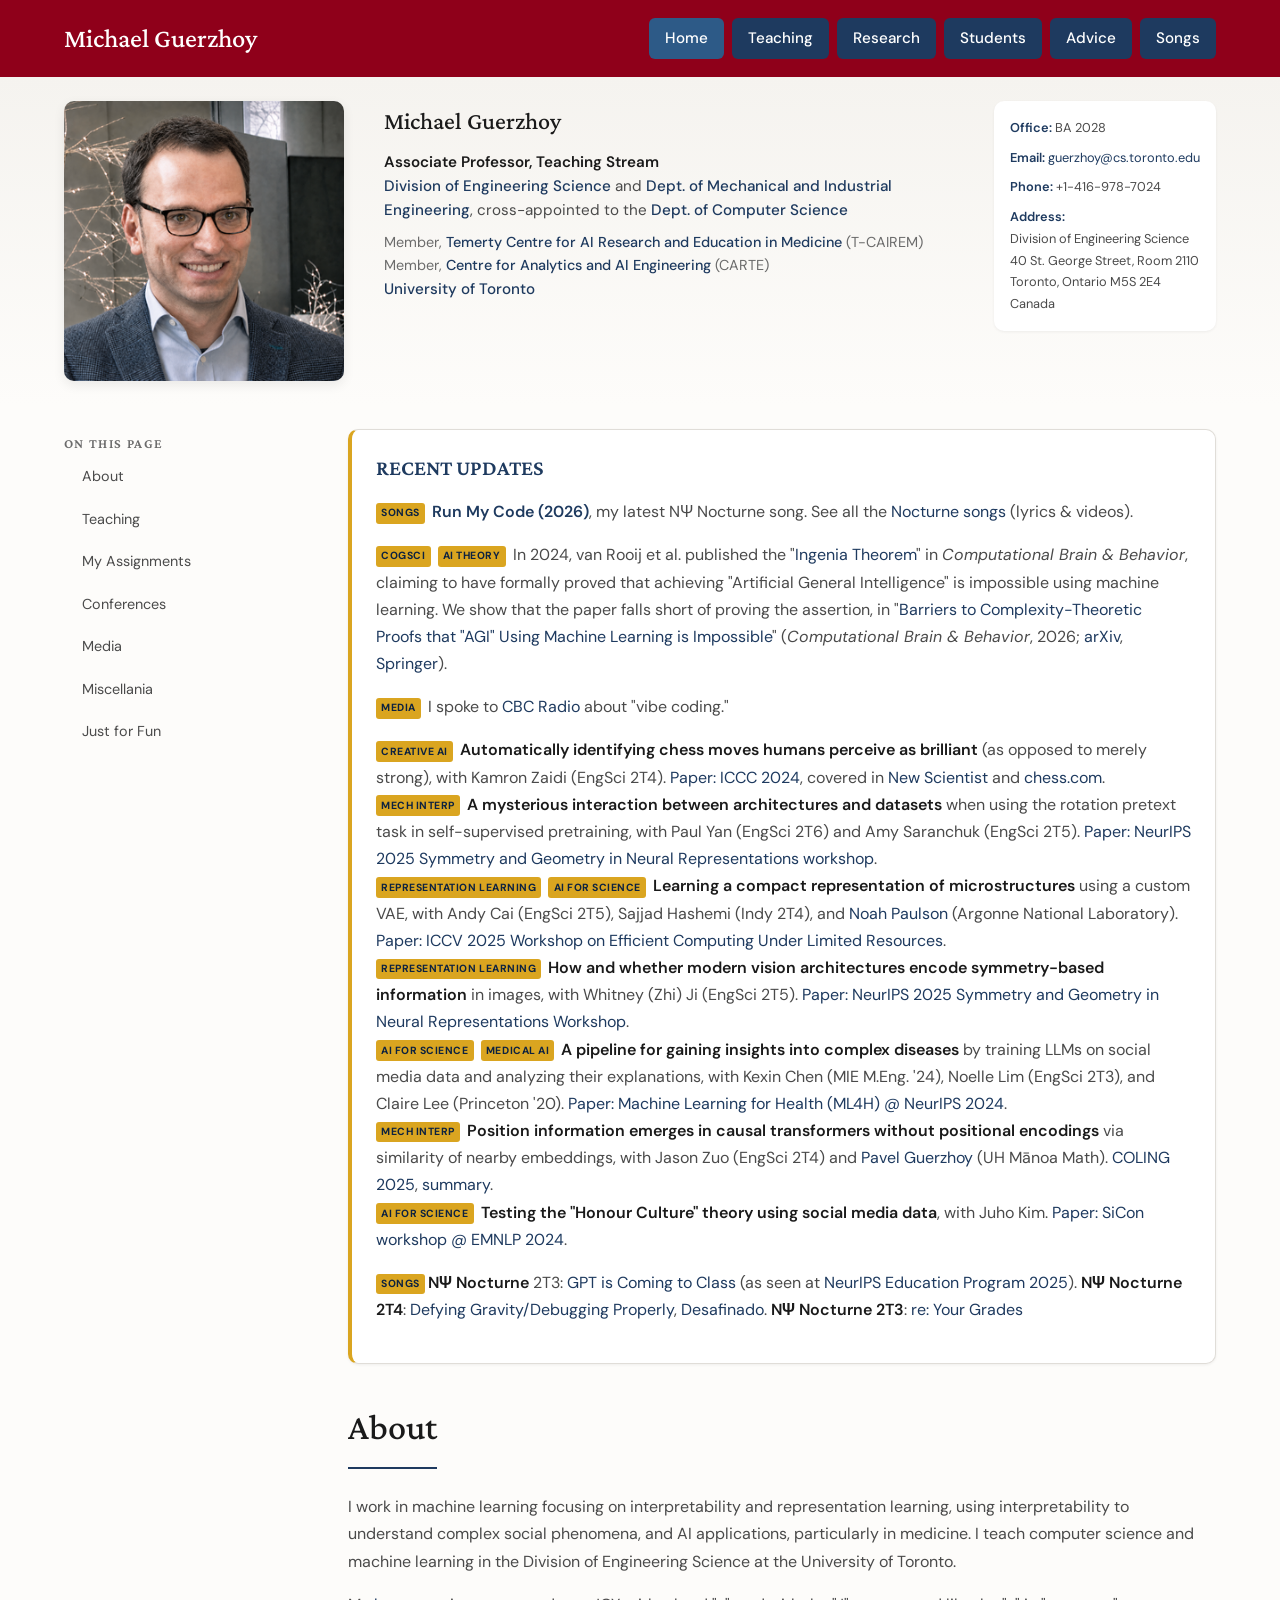
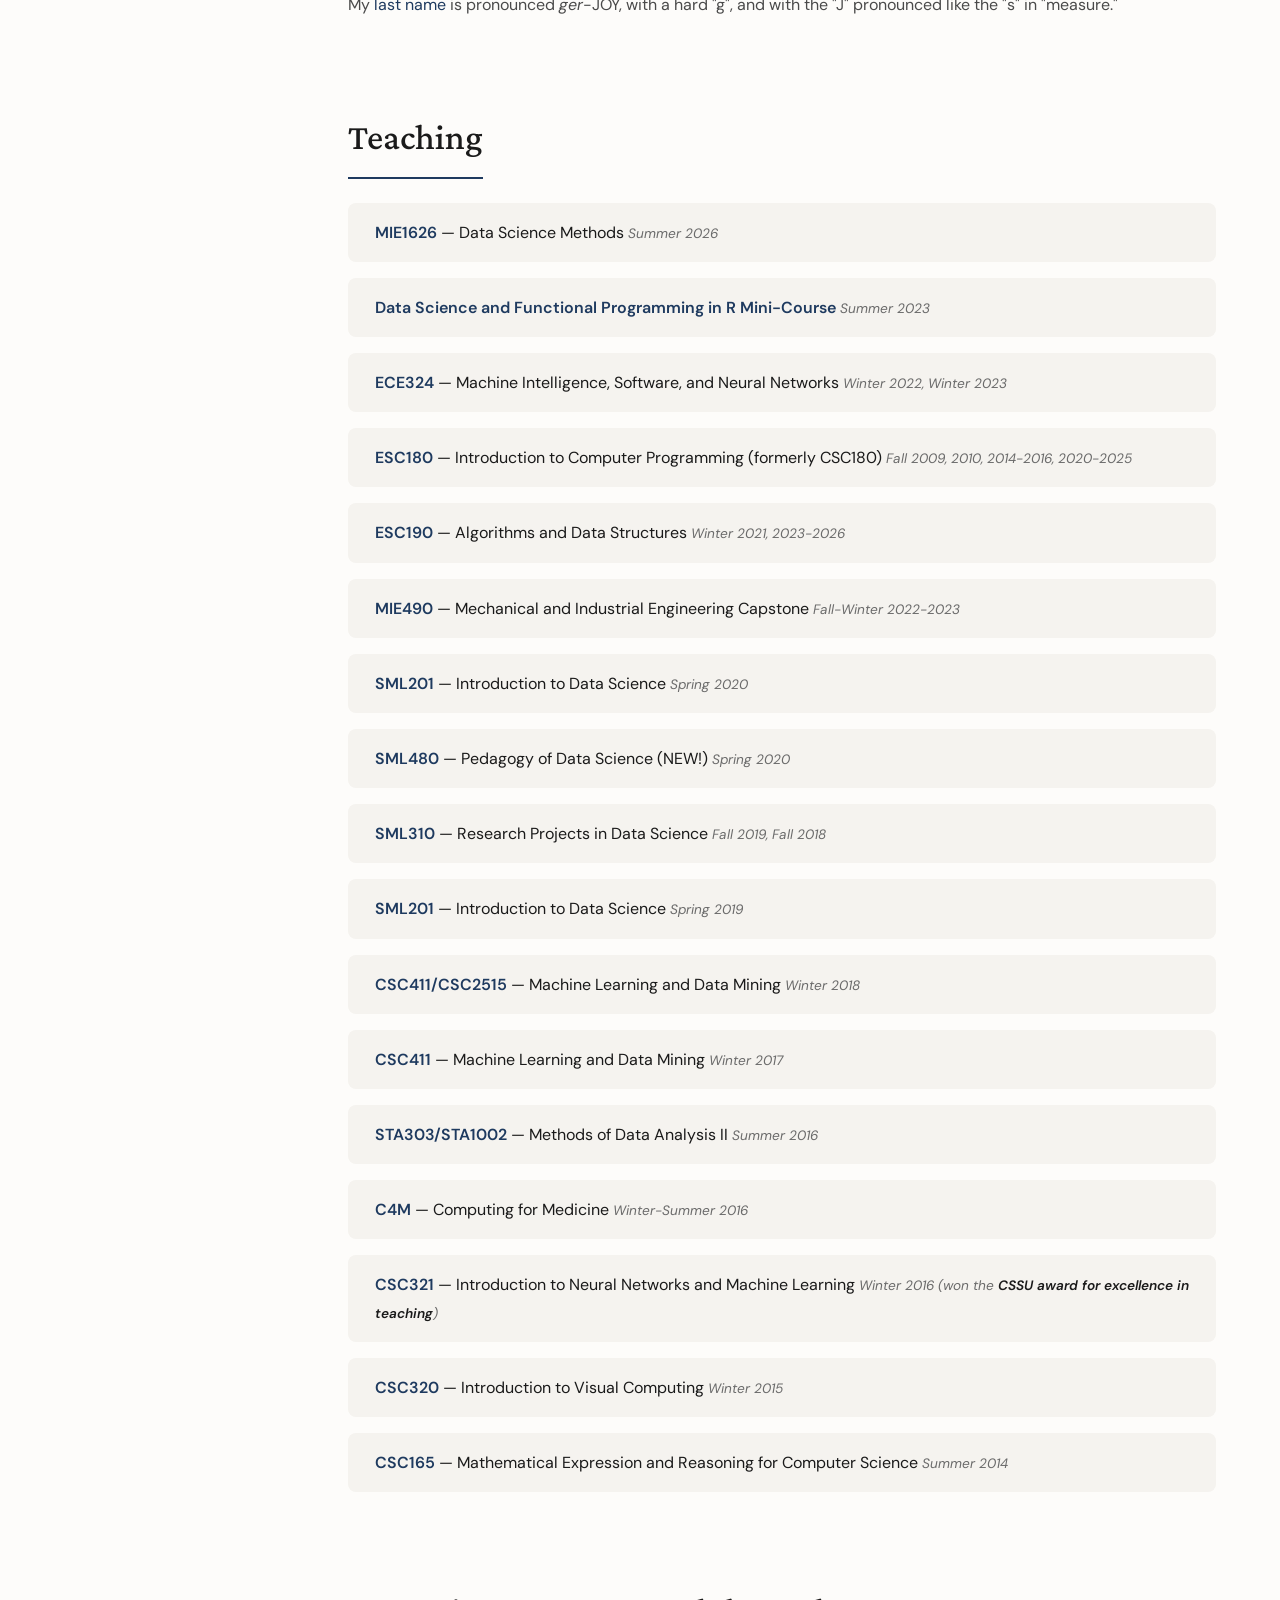
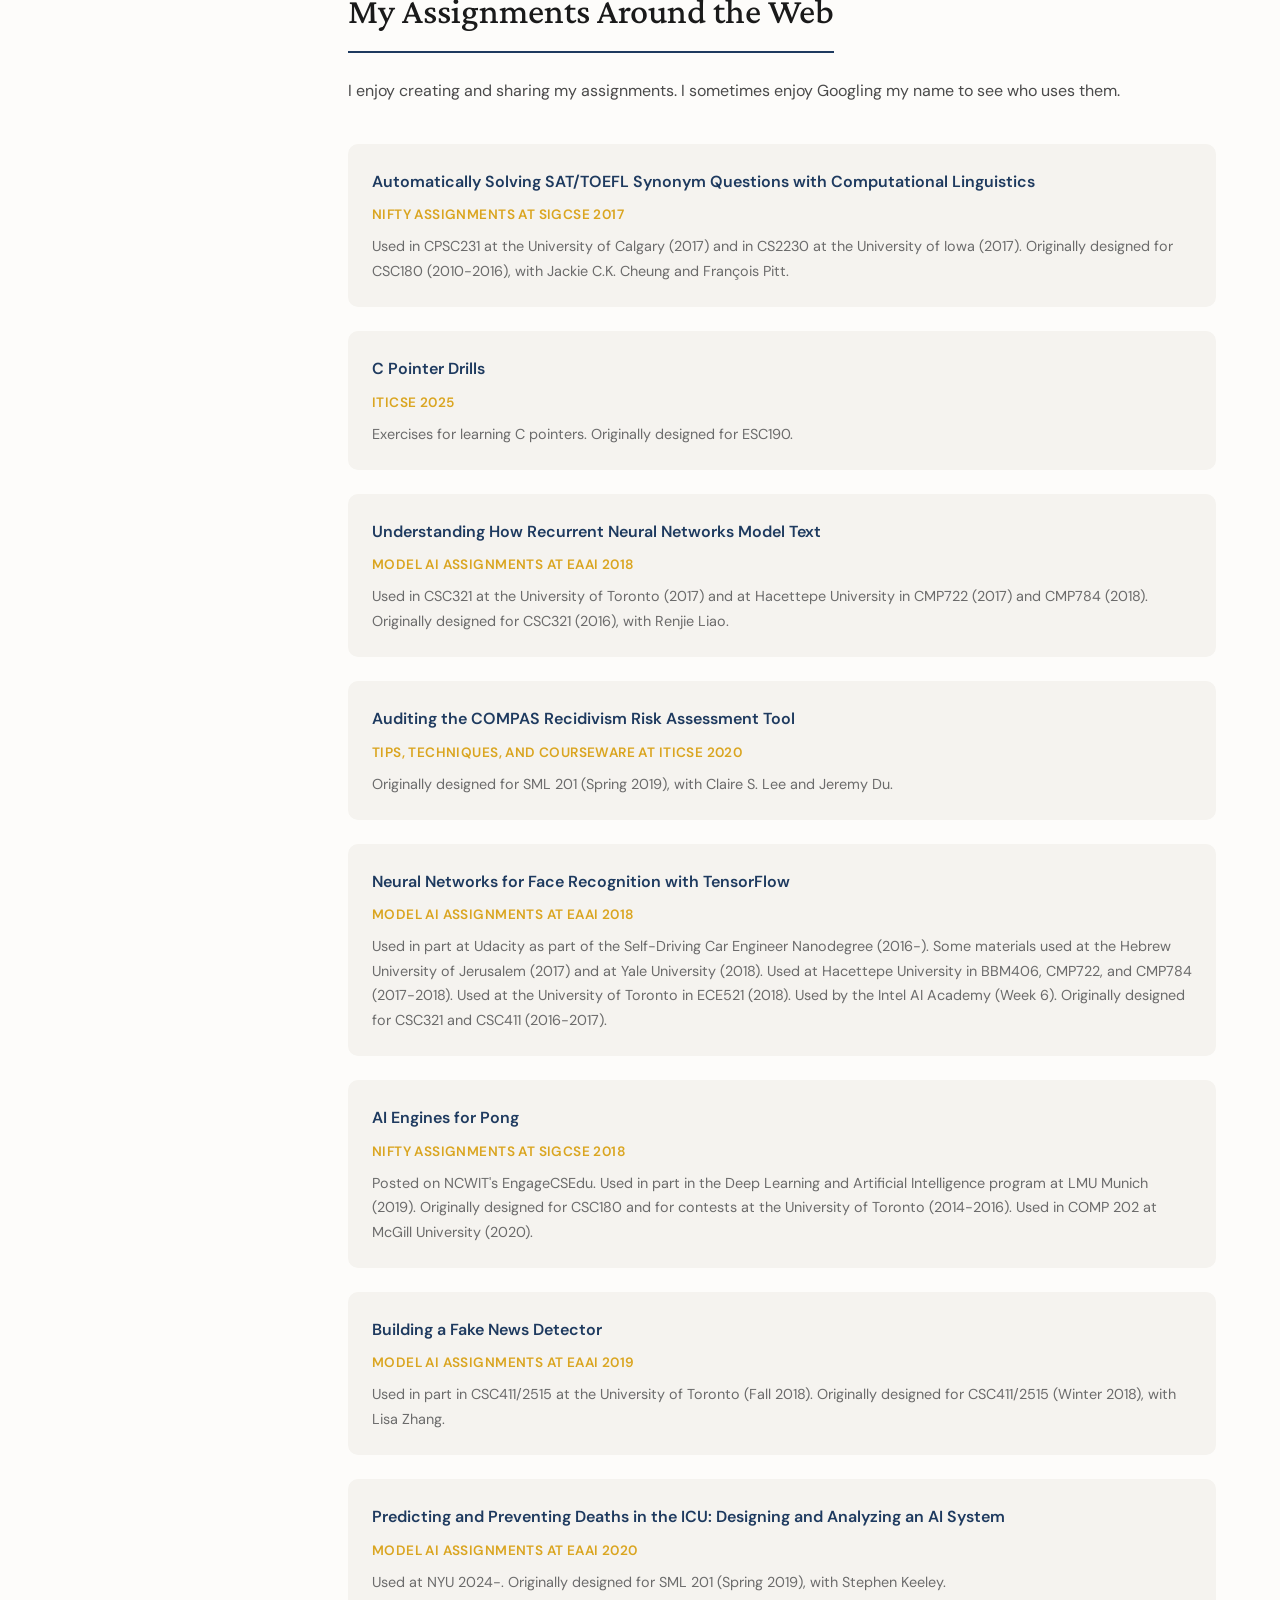
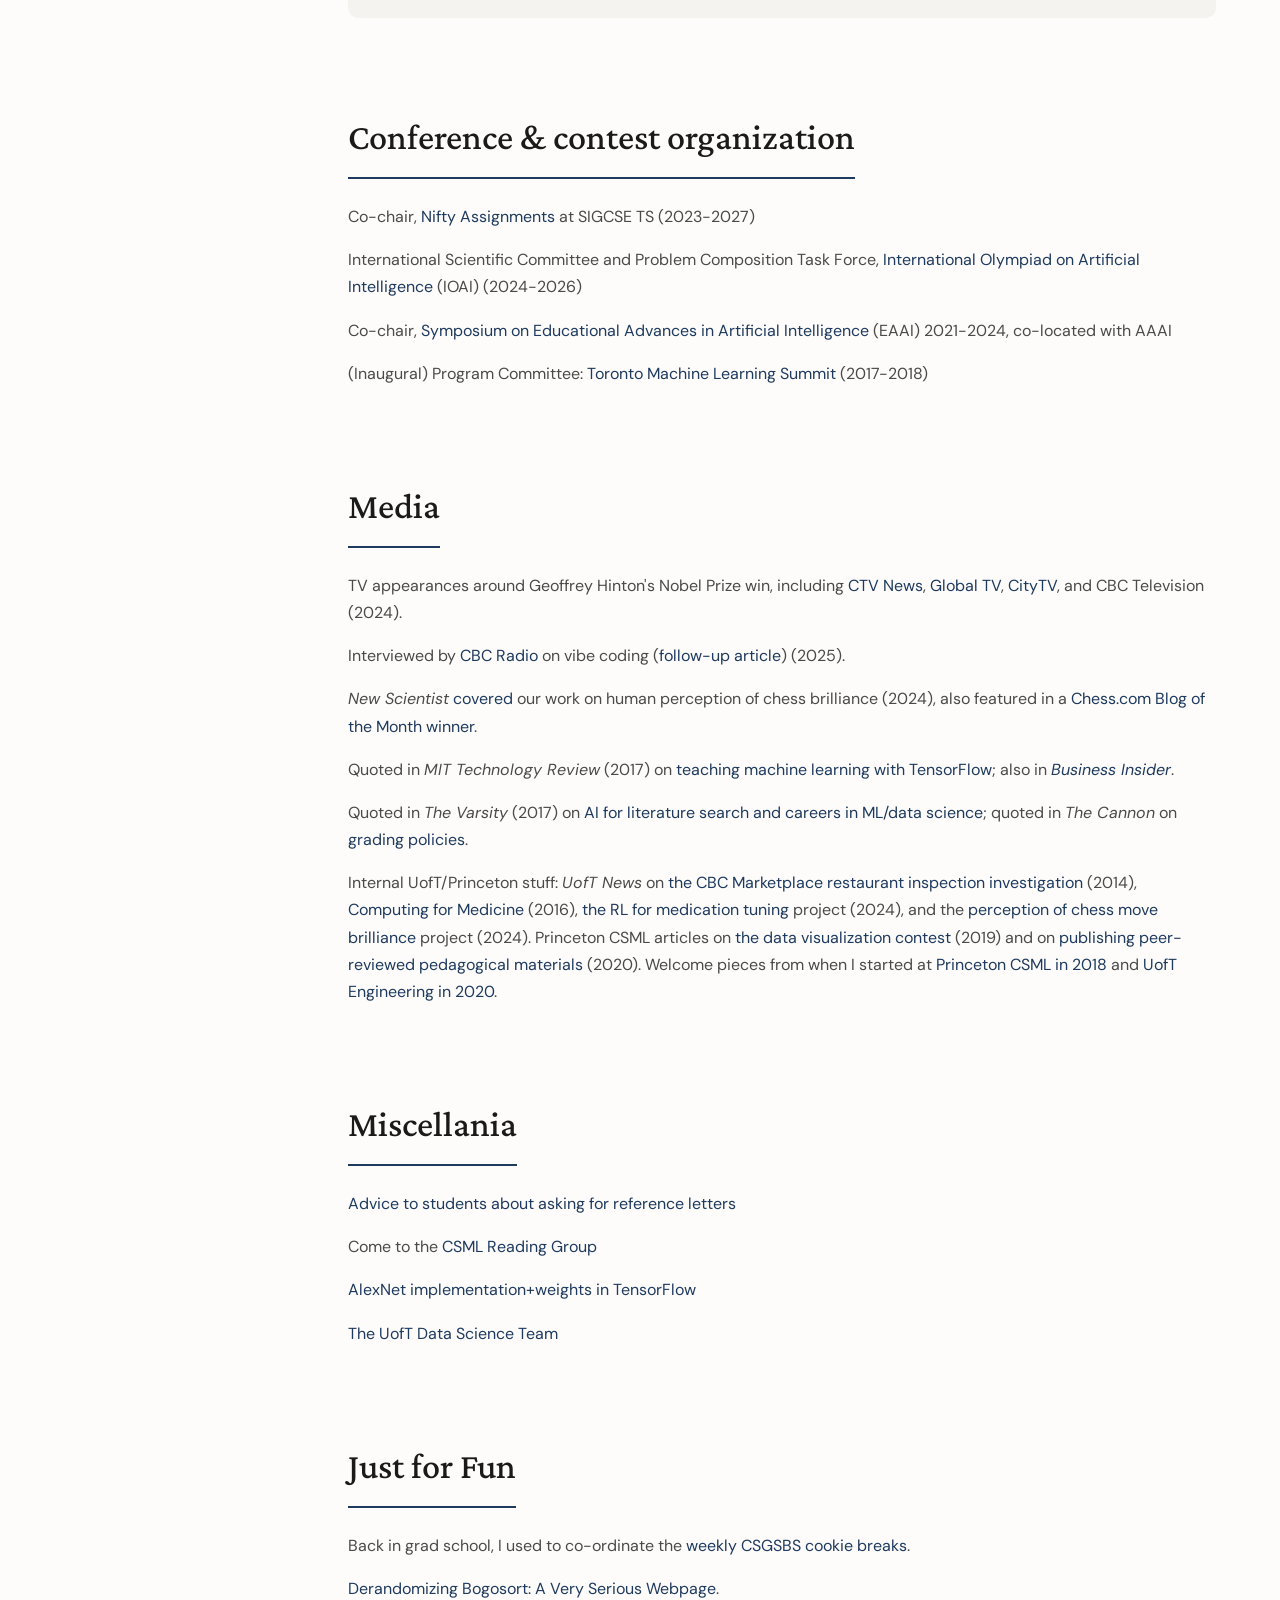
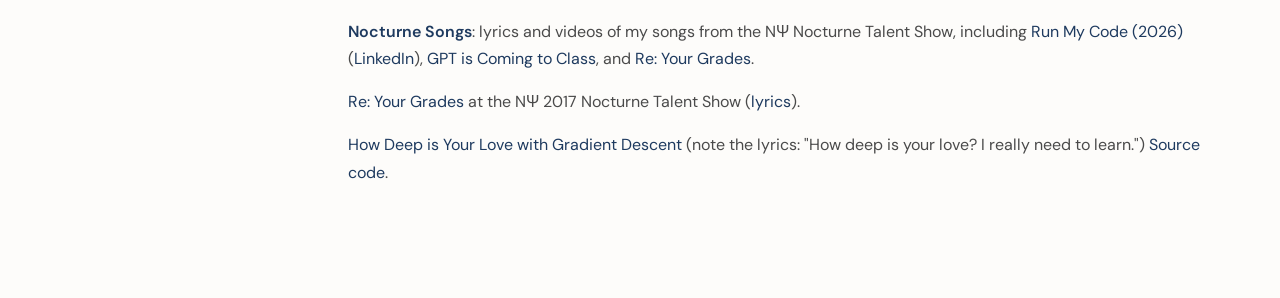
<file: index.html>
<!DOCTYPE html>
<html lang="en">
<head>
    <meta charset="UTF-8">
    <meta name="viewport" content="width=device-width, initial-scale=1.0">
    <title>Michael Guerzhoy :: Homepage</title>
    <link rel="stylesheet" href="style.css">
</head>
<body>
    <!-- Header -->
    <header class="header">
        <div class="container">
            <div class="header__inner">
                <a href="index.html" class="header__brand">Michael Guerzhoy</a>
                <nav class="nav">
                    <a href="index.html" class="nav__link nav__link--active">Home</a>
                    <a href="teaching.html" class="nav__link">Teaching</a>
                    <a href="research.html" class="nav__link">Research</a>
                    <a href="students.html" class="nav__link">Students</a>
                    <a href="advice.html" class="nav__link">Advice</a>
                    <a href="songs.html" class="nav__link">Songs</a>
                </nav>
            </div>
        </div>
    </header>

    <!-- Hero Section -->
    <section class="hero">
        <div class="container">
            <div class="hero__content">
                <div class="hero__photo">
                    <!--<img src="images/mike2018.jpg" alt="Photo of Michael Guerzhoy">-->
                    <!--img src="newpic3relight.png" alt="Photo of Michael Guerzhoy">-->
                    <!--<img src="newpic3relit2.png" alt="Photo of Michael Guerzhoy">-->
                    <!--<img src="globalpic.jpeg" alt="Photo of Michael Guerzhoy">-->
		    <img src="global_scaled.png" alt="Photo of Michael Guerzhoy">
                </div>
                <div class="hero__text">
                    <p class="hero__name">Michael Guerzhoy</p>
                    <p class="hero__title-label">
                        <strong>Associate Professor, Teaching Stream</strong><br>
                        <a href="https://engsci.utoronto.ca">Division of Engineering Science</a> and
                        <a href="https://www.mie.utoronto.ca/">Dept. of Mechanical and Industrial Engineering</a>,
                        cross-appointed to the <a href="https://web.cs.toronto.edu/">Dept. of Computer Science</a>
                    </p>
                    <p class="hero__memberships">
                        Member, <a href="https://tcairem.utoronto.ca/">Temerty Centre for AI Research and Education in Medicine</a> (T-CAIREM)<br>
                        Member, <a href="https://carte.utoronto.ca/">Centre for Analytics and AI Engineering</a> (CARTE)
                    </p>
                    <p class="hero__title-label">
                        <a href = "http://www.utoronto.ca">University of Toronto</a>
                    </p>
                </div>
                <div class="hero__contact">
                    <p><strong>Office:</strong> BA 2028</p>
                    <p><strong>Email:</strong> <a href="mailto:guerzhoy@cs.toronto.edu">guerzhoy@cs.toronto.edu</a></p>
                    <p><strong>Phone:</strong> +1-416-978-7024</p>
                    <p><strong>Address:</strong><br>Division of Engineering Science<br>40 St. George Street, Room 2110<br>Toronto, Ontario M5S 2E4<br> Canada</p>
                </div>
            </div>
        </div>
    </section>

    <!-- Main Content -->
    <main class="main">
        <div class="container">
            <div class="content-grid">
                <!-- Sidebar Navigation -->
                <aside class="sidebar">
                    <span class="sidebar__title">On this page</span>
                    <nav class="sidebar__nav">
                        <a href="#About" class="sidebar__link">About</a>
                        <a href="#Teaching" class="sidebar__link">Teaching</a>
                        <a href="#Assignments" class="sidebar__link">My Assignments</a>
                        <a href="#Conferences" class="sidebar__link">Conferences</a>
                        <a href="#Media" class="sidebar__link">Media</a>
                        <a href="#Misc" class="sidebar__link">Miscellania</a>
                        <a href="#Justforfun" class="sidebar__link">Just for Fun</a>
                    </nav>
                </aside>

                <!-- Content -->
                <div class="content">
                    <!-- Recent News -->

                    <section class="section card card--highlight" style="margin-bottom: var(--space-lg);">
                    	<h3>RECENT UPDATES</h3>
                        <p><span class="new-tag">SONGS</span> <strong><a href="https://www.linkedin.com/feed/update/urn:li:activity:7465040667564634112/">Run My Code (2026)</a></strong>, my latest NΨ Nocturne song. See all the <a href="songs.html">Nocturne songs</a> (lyrics &amp; videos).</p>
                        <p><span class="new-tag">COGSCI</span> <span class="new-tag">AI THEORY</span> In 2024, van Rooij et al. published the "<a href="https://link.springer.com/article/10.1007/s42113-024-00217-5">Ingenia Theorem</a>" in <em>Computational Brain &amp; Behavior</em>, claiming to have formally proved that achieving "Artificial General Intelligence" is impossible using machine learning. We show that the paper falls short of proving the assertion, in "<a href="https://arxiv.org/abs/2411.06498">Barriers to Complexity-Theoretic Proofs that "AGI" Using Machine Learning is Impossible</a>" (<em>Computational Brain &amp; Behavior</em>, 2026; <a href="https://arxiv.org/abs/2411.06498">arXiv</a>, <a href="https://link.springer.com/article/10.1007/s42113-026-00284-w">Springer</a>).</p>
                        <p><span class="new-tag">MEDIA</span> I spoke to <a href="https://www.cbc.ca/listen/live-radio/1-90-columnists-from-cbc-radio/clip/16141389-want-build-killer-app-dont-code-its-try">CBC Radio</a> about "vibe coding."</p>
                        <p style="margin-top: var(--space-sm);">
<span class="new-tag">CREATIVE AI</span> <strong>Automatically identifying chess moves humans perceive as brilliant</strong> (as opposed to merely strong), with Kamron Zaidi (EngSci 2T4). <a href="https://computationalcreativity.net/iccc24/papers/ICCC24_paper_200.pdf">Paper: ICCC 2024</a>, covered in <a href="https://www.newscientist.com/article/2436253-ai-can-identify-the-most-brilliant-and-entertaining-chess-moves/">New Scientist</a> and <a href="https://www.chess.com/blog/bjbalas/science-of-chess-what-makes-a-move-seem-brilliant">chess.com</a>.<br>
<span class="new-tag">MECH INTERP</span> <strong>A mysterious interaction between architectures and datasets</strong> when using the rotation pretext task in self-supervised pretraining, with Paul Yan (EngSci 2T6) and Amy Saranchuk (EngSci 2T5). <a href="https://openreview.net/pdf?id=85rdlgTS50">Paper: NeurIPS 2025 Symmetry and Geometry in Neural Representations workshop</a>.<br>
<span class="new-tag">REPRESENTATION LEARNING</span> <span class="new-tag">AI FOR SCIENCE</span> <strong>Learning a compact representation of microstructures</strong> using a custom VAE, with Andy Cai (EngSci 2T5), Sajjad Hashemi (Indy 2T4), and <a href="https://www.anl.gov/profile/noah-paulson">Noah Paulson</a> (Argonne National Laboratory). <a href="https://openaccess.thecvf.com/content/ICCV2025W/ECLR/papers/Cai_Latent_Representation_of_Microstructures_using_Variational_Autoencoders_with_Spatial_Statistics_ICCVW_2025_paper.pdf">Paper: ICCV 2025 Workshop on Efficient Computing Under Limited Resources</a>.<br>
<span class="new-tag">REPRESENTATION LEARNING</span> <strong>How and whether modern vision architectures encode symmetry-based information</strong> in images, with Whitney (Zhi) Ji (EngSci 2T5). <a href="https://openreview.net/pdf?id=SsN20QK21G">Paper: NeurIPS 2025 Symmetry and Geometry in Neural Representations Workshop</a>.<br>
<span class="new-tag">AI FOR SCIENCE</span> <span class="new-tag">MEDICAL AI</span> <strong>A pipeline for gaining insights into complex diseases</strong> by training LLMs on social media data and analyzing their explanations, with Kexin Chen (MIE M.Eng. '24), Noelle Lim (EngSci 2T3), and Claire Lee (Princeton '20). <a href="https://arxiv.org/abs/2412.10414">Paper: Machine Learning for Health (ML4H) @ NeurIPS 2024</a>.<br>
<span class="new-tag">MECH INTERP</span> <strong>Position information emerges in causal transformers without positional encodings</strong> via similarity of nearby embeddings, with Jason Zuo (EngSci 2T4) and <a href="https://www.math.hawaii.edu/~pavel">Pavel Guerzhoy</a> (UH Mānoa Math). <a href="https://aclanthology.org/2025.coling-main.632/">COLING 2025</a>, <a href="https://mikeguerzhoy.substack.com/p/position-information-emerges-in-causal">summary</a>.<br>
<span class="new-tag">AI FOR SCIENCE</span> <strong>Testing the "Honour Culture" theory using social media data</strong>, with Juho Kim. <a href="https://aclanthology.org/2024.sicon-1.1/">Paper: SiCon workshop @ EMNLP 2024</a>.</p>
                        <p style="margin-top: var(--space-sm);"><span class="new-tag">SONGS</span><strong>NΨ Nocturne</strong> 2T3: <a href="https://www.youtube.com/watch?v=GYhnBchhbbE&list=RDGYhnBchhbbE&start_radio=1">GPT is Coming to Class</a> (as seen at <a href="https://openreview.net/forum?id=NFtoVPrxXs">NeurIPS Education Program 2025</a>). <strong>NΨ Nocturne 2T4</strong>: <a href = "https://www.youtube.com/watch?v=9fpTFxcFve4&t=1s">Defying Gravity/Debugging Properly</a>, <a href="https://www.youtube.com/watch?v=_3pJXsw185c&list=RD_3pJXsw185c&start_radio=1">Desafinado</a>. <strong>NΨ Nocturne 2T3</strong>: <a href="https://www.youtube.com/watch?v=mlA2q8Z611k&list=RDmlA2q8Z611k&start_radio=1">re: Your Grades</a></p>
                    </section>

                    <!-- About Section -->
                    <section id="About" class="section">
                        <h2>About</h2>
                        <div class="section__content">
                            <p>I work in machine learning focusing on interpretability and representation learning, using interpretability to understand complex social phenomena, and AI applications, particularly in medicine. I teach computer science and machine learning in the Division of Engineering Science at the University of Toronto.</p>
                            <p>My <a href="lastname/">last name</a> is pronounced <em>ger</em>-JOY, with a hard "g", and with the "J" pronounced like the "s" in "measure."</p>
                            
                            <!-- <div class="note">
                                <p class="note__title">Note to prospective students:</p>
                                <p>I am happy to discuss collaboration opportunities with <strong>current UofT students</strong>. I get a lot of email from prospective students from outside of the University of Toronto. I am <strong>not able</strong> to help students from outside the University of Toronto get admitted and <strong>not able</strong> to assess applicant files. Please see <a href="https://www.mie.utoronto.ca/graduate./">here</a> and <a href="https://web.cs.toronto.edu/graduate/prospective">here</a> for application information.</p>
                            </div> -->
                        </div>
                    </section>

                    <!-- Teaching Section -->
                    <section id="Teaching" class="section">
                        <h2>Teaching</h2>
                        <div class="section__content">
                            <div class="teaching-section">
                                <!--<h3 class="teaching-section__title">Recently Taught</h3>-->
                                <ul class="course-list">
                                    <li class="course-item">
                                        <a href="http://www.cs.toronto.edu/~guerzhoy/1626s26/" class="course-item__code">MIE1626</a>
                                        <span class="course-item__name"> — Data Science Methods</span>
                                        <span class="course-item__term">Summer 2026</span>
                                    </li>
                                    <li class="course-item">
                                        <a href="http://www.cs.toronto.edu/~guerzhoy/ds101" class="course-item__code">Data Science and Functional Programming in R Mini-Course</a>
                                        <span class="course-item__term">Summer 2023</span>
                                    </li>
                                    <li class="course-item">
                                        <a href="http://www.cs.toronto.edu/~guerzhoy/324/" class="course-item__code">ECE324</a>
                                        <span class="course-item__name"> — Machine Intelligence, Software, and Neural Networks</span>
                                        <span class="course-item__term">Winter 2022, Winter 2023</span>
                                    </li>
                                    <li class="course-item">
                                        <a href="http://www.cs.toronto.edu/~guerzhoy/180f16/" class="course-item__code">ESC180</a>
                                        <span class="course-item__name"> — Introduction to Computer Programming (formerly CSC180)</span>
                                        <span class="course-item__term">Fall 2009, 2010, 2014-2016, 2020-2025</span>
                                    </li>
                                    <li class="course-item">
                                        <a href="190" class="course-item__code">ESC190</a>
                                        <span class="course-item__name"> — Algorithms and Data Structures</span>
                                        <span class="course-item__term">Winter 2021, 2023-2026</span>
                                    </li>
                                    <li class="course-item">
                                        <span class="course-item__code">MIE490</span>
                                        <span class="course-item__name"> — Mechanical and Industrial Engineering Capstone</span>
                                        <span class="course-item__term">Fall-Winter 2022-2023</span>
                                    </li>
                                    <li class="course-item">
                                        <a href="http://www.cs.toronto.edu/~guerzhoy/201s20/" class="course-item__code">SML201</a>
                                        <span class="course-item__name"> — Introduction to Data Science</span>
                                        <span class="course-item__term">Spring 2020</span>
                                    </li>
                                    <li class="course-item">
                                        <a href="http://www.cs.toronto.edu/~guerzhoy/480s20" class="course-item__code">SML480</a>
                                        <span class="course-item__name"> — Pedagogy of Data Science (NEW!)</span>
                                        <span class="course-item__term">Spring 2020</span>
                                    </li>
                                    <li class="course-item">
                                        <a href="http://www.cs.toronto.edu/~guerzhoy/310f19/" class="course-item__code">SML310</a>
                                        <span class="course-item__name"> — Research Projects in Data Science</span>
                                        <span class="course-item__term">Fall 2019, Fall 2018</span>
                                    </li>
                                    <li class="course-item">
                                        <a href="http://www.cs.toronto.edu/~guerzhoy/201s19/" class="course-item__code">SML201</a>
                                        <span class="course-item__name"> — Introduction to Data Science</span>
                                        <span class="course-item__term">Spring 2019</span>
                                    </li>
                                    <li class="course-item">
                                        <a href="http://www.cs.toronto.edu/~guerzhoy/411_2018/" class="course-item__code">CSC411/CSC2515</a>
                                        <span class="course-item__name"> — Machine Learning and Data Mining</span>
                                        <span class="course-item__term">Winter 2018</span>
                                    </li>
                                    <li class="course-item">
                                        <a href="http://www.cs.toronto.edu/~guerzhoy/411/" class="course-item__code">CSC411</a>
                                        <span class="course-item__name"> — Machine Learning and Data Mining</span>
                                        <span class="course-item__term">Winter 2017</span>
                                    </li>
                                    <li class="course-item">
                                        <a href="http://www.utstat.toronto.edu/~guerzhoy/303/" class="course-item__code">STA303/STA1002</a>
                                        <span class="course-item__name"> — Methods of Data Analysis II</span>
                                        <span class="course-item__term">Summer 2016</span>
                                    </li>
                                    <li class="course-item">
                                        <a href="http://www.cs.toronto.edu/~guerzhoy/c4m_website_archive/" class="course-item__code">C4M</a>
                                        <span class="course-item__name"> — Computing for Medicine</span>
                                        <span class="course-item__term">Winter-Summer 2016</span>
                                    </li>
                                    <li class="course-item">
                                        <a href="http://www.cs.toronto.edu/~guerzhoy/321/" class="course-item__code">CSC321</a>
                                        <span class="course-item__name"> — Introduction to Neural Networks and Machine Learning</span>
                                        <span class="course-item__term">Winter 2016 (won the <a href="https://web.archive.org/web/20190819232800/https://cssu.ca/awards/"><strong>CSSU award for excellence in teaching</strong></a>)</span>
                                    </li>
                                    <li class="course-item">
                                        <a href="http://www.cs.toronto.edu/~guerzhoy/320/" class="course-item__code">CSC320</a>
                                        <span class="course-item__name"> — Introduction to Visual Computing</span>
                                        <span class="course-item__term">Winter 2015</span>
                                    </li>
                                    <li class="course-item">
                                        <a href="http://www.cs.toronto.edu/~guerzhoy/165/" class="course-item__code">CSC165</a>
                                        <span class="course-item__name"> — Mathematical Expression and Reasoning for Computer Science</span>
                                        <span class="course-item__term">Summer 2014</span>
                                    </li>
                                </ul>
                            </div>
                        </div>
                    </section>

                    <!-- My Assignments Section -->
                    <section id="Assignments" class="section">
                        <h2>My Assignments Around the Web</h2>
                        <div class="section__content">
                            <p style="margin-bottom: var(--space-lg);">I enjoy creating and sharing my assignments. I sometimes enjoy Googling my name to see who uses them.</p>
                            
                            <div class="assignment-list">
                                <div class="assignment">
                                    <div class="assignment__title"><a href="http://nifty.stanford.edu/2017/guerzhoy-SAT-synonyms/">Automatically Solving SAT/TOEFL Synonym Questions with Computational Linguistics</a></div>
                                    <div class="assignment__venue">Nifty Assignments at SIGCSE 2017</div>
                                    <div class="assignment__description">Used in CPSC231 at the University of Calgary (2017) and in CS2230 at the University of Iowa (2017). Originally designed for CSC180 (2010-2016), with Jackie C.K. Cheung and François Pitt.</div>
                                </div>
                                <div class="assignment">
                                    <div class="assignment__title"><a href="https://CPointerDrills.github.io/">C Pointer Drills</a></div>
                                    <div class="assignment__venue">ITiCSE 2025</div>
                                    <div class="assignment__description">Exercises for learning C pointers. Originally designed for ESC190.</div>
                                </div>
                                <div class="assignment">
                                    <div class="assignment__title"><a href="http://modelai.gettysburg.edu/2018/rnntext/index.html">Understanding How Recurrent Neural Networks Model Text</a></div>
                                    <div class="assignment__venue">Model AI Assignments at EAAI 2018</div>
                                    <div class="assignment__description">Used in CSC321 at the University of Toronto (2017) and at Hacettepe University in CMP722 (2017) and CMP784 (2018). Originally designed for CSC321 (2016), with Renjie Liao.</div>
                                </div>
                                <div class="assignment">
                                    <div class="assignment__title"><a href="https://PredictiveModellingEarly.github.io">Auditing the COMPAS Recidivism Risk Assessment Tool</a></div>
                                    <div class="assignment__venue">Tips, Techniques, and Courseware at ITiCSE 2020</div>
                                    <div class="assignment__description">Originally designed for SML 201 (Spring 2019), with Claire S. Lee and Jeremy Du.</div>
                                </div>
                                <div class="assignment">
                                    <div class="assignment__title"><a href="http://modelai.gettysburg.edu/2018/nnfaces/index.html">Neural Networks for Face Recognition with TensorFlow</a></div>
                                    <div class="assignment__venue">Model AI Assignments at EAAI 2018</div>
                                    <div class="assignment__description">Used in part at Udacity as part of the Self-Driving Car Engineer Nanodegree (2016-). Some materials used at the Hebrew University of Jerusalem (2017) and at Yale University (2018). Used at Hacettepe University in BBM406, CMP722, and CMP784 (2017-2018). Used at the University of Toronto in ECE521 (2018). Used by the Intel AI Academy (Week 6). Originally designed for CSC321 and CSC411 (2016-2017).</div>
                                </div>
                                <div class="assignment">
                                    <div class="assignment__title"><a href="http://nifty.stanford.edu/2018/guerzhoy-pong-ai-tournament/">AI Engines for Pong</a></div>
                                    <div class="assignment__venue">Nifty Assignments at SIGCSE 2018</div>
                                    <div class="assignment__description">Posted on NCWIT's EngageCSEdu. Used in part in the Deep Learning and Artificial Intelligence program at LMU Munich (2019). Originally designed for CSC180 and for contests at the University of Toronto (2014-2016). Used in COMP 202 at McGill University (2020).</div>
                                </div>
                                <div class="assignment">
                                    <div class="assignment__title"><a href="http://modelai.gettysburg.edu/2019/fakenews/">Building a Fake News Detector</a></div>
                                    <div class="assignment__venue">Model AI Assignments at EAAI 2019</div>
                                    <div class="assignment__description">Used in part in CSC411/2515 at the University of Toronto (Fall 2018). Originally designed for CSC411/2515 (Winter 2018), with Lisa Zhang.</div>
                                </div>
                                <div class="assignment">
                                    <div class="assignment__title"><a href="https://modelai.gettysburg.edu/2020/icu/">Predicting and Preventing Deaths in the ICU: Designing and Analyzing an AI System</a></div>
                                    <div class="assignment__venue">Model AI Assignments at EAAI 2020</div>
                                    <div class="assignment__description">Used at NYU 2024-. Originally designed for SML 201 (Spring 2019), with Stephen Keeley.</div>
                                </div>
                                
                                
                            </div>
                        </div>
                    </section>

                    <!-- Conferences Section -->
                    <section id="Conferences" class="section">
                        <h2>Conference & contest organization</h2>
                        <div class="section__content">
                            <p>Co-chair, <a href="https://nifty.stanford.edu/">Nifty Assignments</a> at SIGCSE TS (2023-2027)</p>
                            <p>International Scientific Committee and Problem Composition Task Force, <a href="https://ioai-official.org/">International Olympiad on Artificial Intelligence</a> (IOAI) (2024-2026)</p>
                            <p>Co-chair, <a href="https://eaai-conf.github.io/">Symposium on Educational Advances in Artificial Intelligence</a> (EAAI) 2021-2024, co-located with AAAI</p>
                            <p>(Inaugural) Program Committee: <a href="https://torontomachinelearning.com/">Toronto Machine Learning Summit</a> (2017-2018)</p>
                        </div>
                    </section>

                    <!-- Media Section -->
                    <section id="Media" class="section">
                        <h2>Media</h2>
                        <div class="section__content">
                            <p>TV appearances around Geoffrey Hinton's Nobel Prize win, including <a href="https://www.youtube.com/watch?v=rQxv_9Mgftw">CTV News</a>, <a href="https://globalnews.ca/video/10911767/u-of-t-watches-godfather-of-ai-geoffrey-hinton-awarded-nobel-prize/">Global TV</a>, <a href="https://www.youtube.com/watch?v=6yDzLwITht0&t=2445s">CityTV</a>, and CBC Television (2024).</p>
                            <p>Interviewed by <a href="https://www.cbc.ca/listen/live-radio/1-90-columnists-from-cbc-radio/clip/16141389-want-build-killer-app-dont-code-its-try">CBC Radio</a> on vibe coding (<a href="https://www.cbc.ca/radio/thecurrent/vibe-coding-cyanide-ice-cream-1.7531196">follow-up article</a>) (2025).</p>
                            <p><em>New Scientist</em> <a href="https://www.newscientist.com/article/2436253-ai-can-identify-the-most-brilliant-and-entertaining-chess-moves/">covered</a> our work on human perception of chess brilliance (2024), also featured in a <a href="https://www.chess.com/blog/bjbalas/science-of-chess-what-makes-a-move-seem-brilliant">Chess.com Blog of the Month winner</a>.</p>
                            <p>Quoted in <em>MIT Technology Review</em> (2017) on <a href="https://www.technologyreview.com/s/608094/google-stakes-its-future-on-a-piece-of-software/">teaching machine learning with TensorFlow</a>; also in <em><a href="http://www.businessinsider.com/googles-plan-to-best-amazon-rests-on-one-particular-piece-of-software-2017-7">Business Insider</a></em>.</p>
                            <p>Quoted in <em>The Varsity</em> (2017) on <a href="http://thevarsity.ca/2017/02/06/curing-disease-with-scientific-literature/">AI for literature search and careers in ML/data science</a>; quoted in <em>The Cannon</em> on <a href="https://web.archive.org/web/20230227225338/https://issuu.com/thecannon/docs/the_cannon-november_-_final_92230cceb52141">grading policies</a>.</p>
                            <p>Internal UofT/Princeton stuff: <em>UofT News</em> on <a href="https://www.utoronto.ca/news/cbc-show-exposing-health-abuses-major-chain-restaurants-driven-u-t-student-research">the CBC Marketplace restaurant inspection investigation</a> (2014), <a href="https://www.utoronto.ca/news/bridging-disciplinary-divide">Computing for Medicine</a> (2016), <a href = "https://www.utoronto.ca/news/u-t-undergraduate-students-explore-use-ai-treat-speech-disfluency">the RL for medication tuning</a> project (2024), and the <a href ="https://news.engineering.utoronto.ca/u-of-t-engineering-researchers-use-chess-ai-to-understand-human-creativity/">perception of chess move brilliance</a> project (2024). Princeton CSML articles on <a href = "https://csml.princeton.edu/news/where-do-extroverted-daters-work-students-study-dating-profiles-learn-about-data-science">the data visualization contest</a> (2019) and on <a href = "https://csml.princeton.edu/news/csml-students-advancing-data-science-education-campus-and-beyond">publishing peer-reviewed pedagogical materials</a> (2020). Welcome pieces from when I started at <a href = "https://csml.princeton.edu/news/michael-guerzhoy-new-lecturer-center-statistics-and-machine-learning">Princeton CSML in 2018</a> and <a href = "https://news.engineering.utoronto.ca/new-faculty-member-michael-guerzhoy-joins-engsci-mie/">UofT Engineering in 2020</a>.</p>
                        </div>
                    </section>

                    <!-- Miscellania Section -->
                    <section id="Misc" class="section">
                        <h2>Miscellania</h2>
                        <div class="section__content">
                            <p><a href="advice/reference.html">Advice to students about asking for reference letters</a></p>
                            <p>Come to the <a href="https://csml.princeton.edu/readinggroup">CSML Reading Group</a></p>
                            <p><a href="http://www.cs.toronto.edu/~guerzhoy/tf_alexnet">AlexNet implementation+weights in TensorFlow</a></p>
                            <p><a href="https://web.archive.org/web/20240707141941/http://datasciencetoronto.com/uoft-data-science-team/">The UofT Data Science Team</a></p>
                        </div>
                    </section>

                    <!-- Just for Fun Section -->
                    <section id="Justforfun" class="section">
                        <h2>Just for Fun</h2>
                        <div class="section__content">
                            <p>Back in grad school, I used to co-ordinate the <a href="http://www.cs.toronto.edu/~guerzhoy/cookies/">weekly CSGSBS cookie breaks</a>.</p>
                            <p><a href="http://www.cs.toronto.edu/~guerzhoy/bogosort/DerandomizedBogosort.html">Derandomizing Bogosort: A Very Serious Webpage</a>.</p>
                            <p><strong><a href="songs.html">Nocturne Songs</a></strong>: lyrics and videos of my songs from the NΨ Nocturne Talent Show, including <a href="songs.html#run-my-code">Run My Code (2026)</a> (<a href="https://www.linkedin.com/feed/update/urn:li:activity:7465040667564634112/">LinkedIn</a>), <a href="songs.html#gpt-2025">GPT is Coming to Class</a>, and <a href="songs.html#re-your-grades">Re: Your Grades</a>.</p>
                            <p><a href="https://www.youtube.com/watch?v=RBCuXNn8BD8&t=370s">Re: Your Grades</a> at the NΨ 2017 Nocturne Talent Show (<a href="songs.html#re-your-grades">lyrics</a>).</p>
                            <p><a href="love_gradient.mov">How Deep is Your Love with Gradient Descent</a> (note the lyrics: "How deep is your love? I really need to learn.") <a href="https://nbviewer.jupyter.org/github/guerzh/deeplearningvalentine/blob/master/deeplearningvalentine.ipynb">Source code</a>.</p>
                        </div>
                    </section>
                </div>
            </div>
        </div>
    </main>
</body>
</html>
</file>
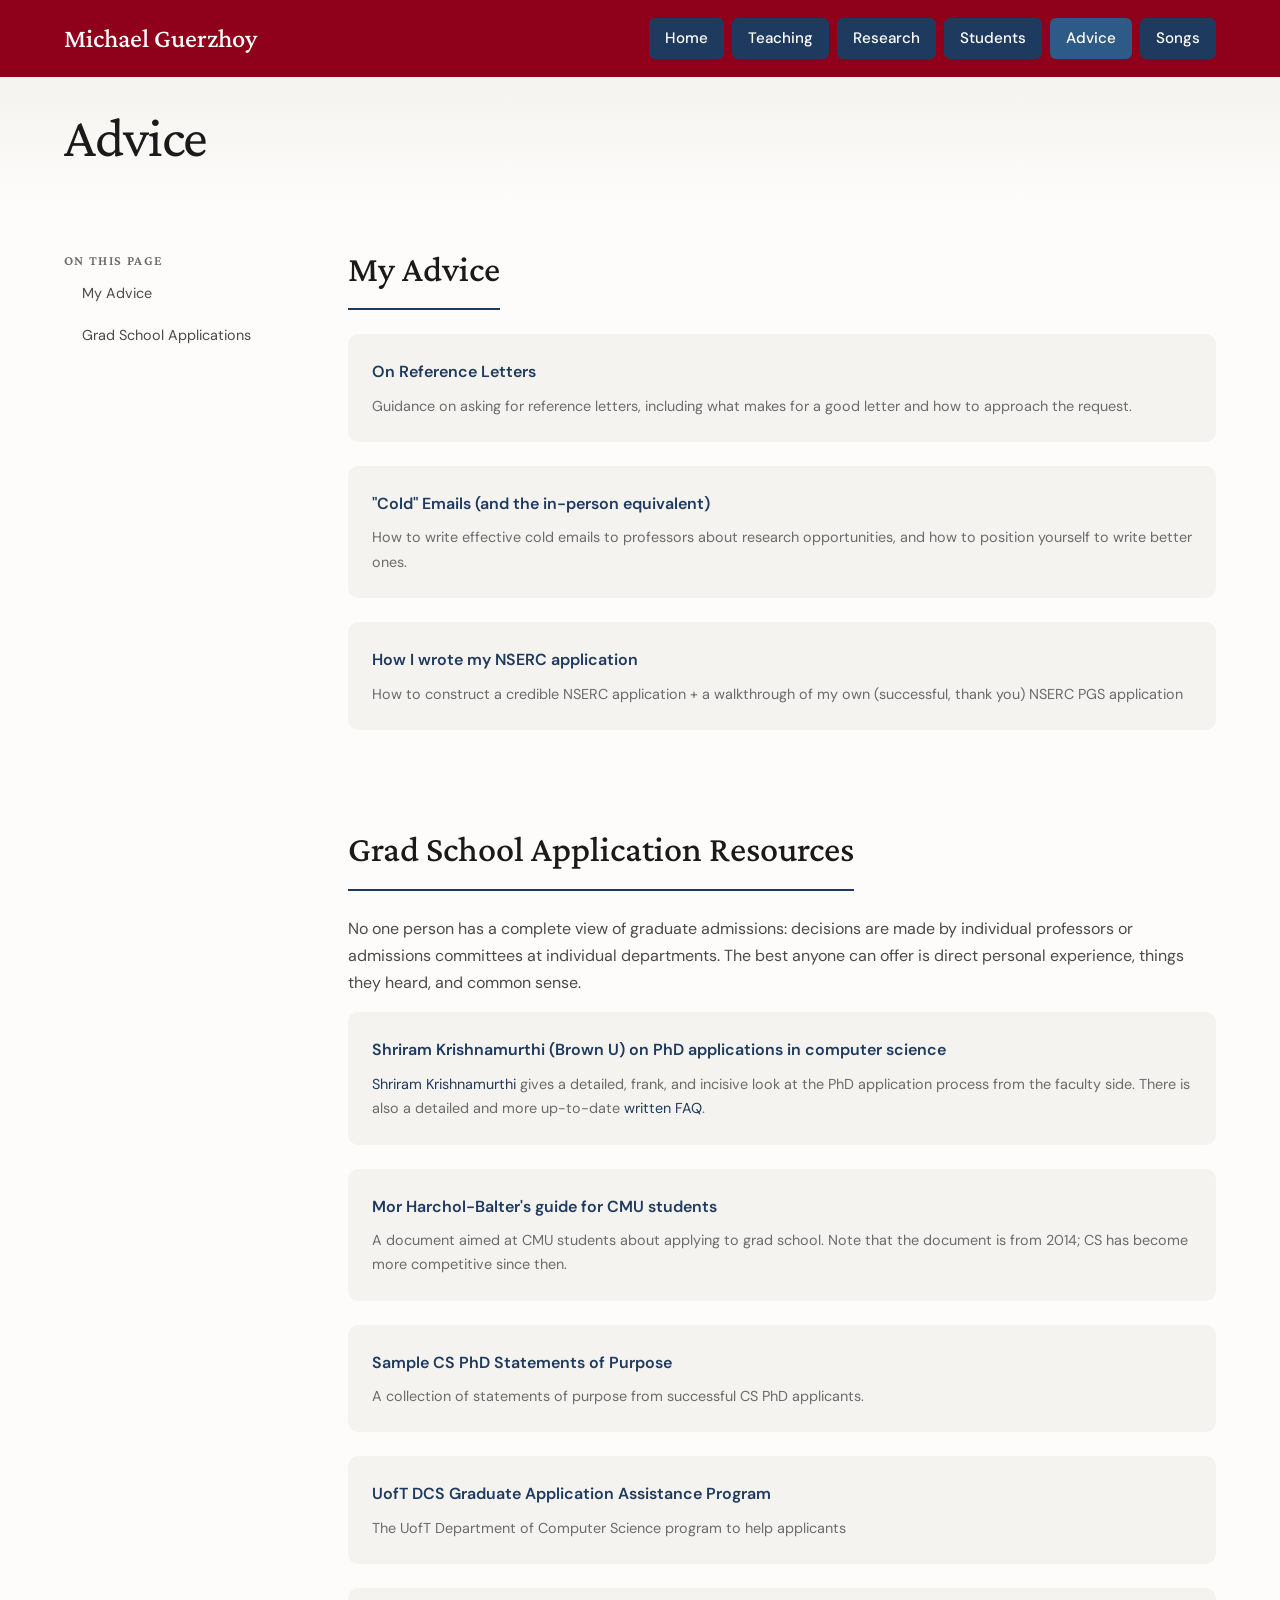
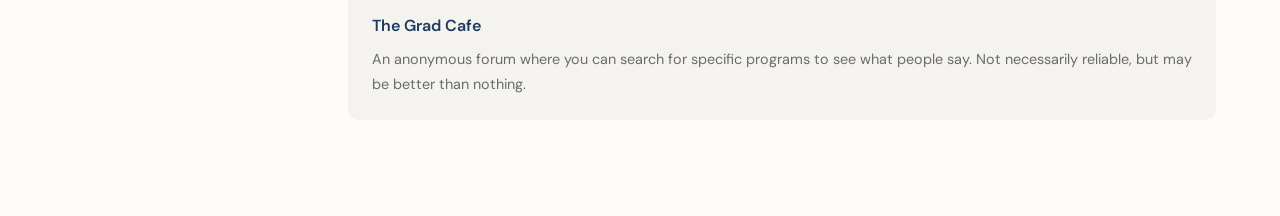
<file: advice.html>
<!DOCTYPE html>
<html lang="en">
<head>
    <meta charset="UTF-8">
    <meta name="viewport" content="width=device-width, initial-scale=1.0">
    <title>Advice :: Michael Guerzhoy</title>
    <link rel="stylesheet" href="style.css">
</head>
<body>
    <!-- Header -->
    <header class="header">
        <div class="container">
            <div class="header__inner">
                <a href="index.html" class="header__brand">Michael Guerzhoy</a>
                <nav class="nav">
                    <a href="index.html" class="nav__link">Home</a>
                    <a href="teaching.html" class="nav__link">Teaching</a>
                    <a href="research.html" class="nav__link">Research</a>
                    <a href="students.html" class="nav__link">Students</a>
                    <a href="advice.html" class="nav__link nav__link--active">Advice</a>
                    <a href="songs.html" class="nav__link">Songs</a>
                </nav>
            </div>
        </div>
    </header>

    <!-- Page Header -->
    <section class="page-header">
        <div class="container">
            <h1>Advice</h1>
        </div>
    </section>

    <!-- Main Content -->
    <main class="main">
        <div class="container">
            <div class="content-grid">
                <!-- Sidebar Navigation -->
                <aside class="sidebar">
                    <span class="sidebar__title">On this page</span>
                    <nav class="sidebar__nav">
                        <a href="#MyAdvice" class="sidebar__link">My Advice</a>
                        <a href="#GradSchool" class="sidebar__link">Grad School Applications</a>
                    </nav>
                </aside>

                <!-- Content -->
                <div class="content">
                    <section id="MyAdvice" class="section">
                        <h2 class="section__title">My Advice</h2>
                    <div class="section__content">
                        <div class="assignment-list">
                            <div class="assignment">
                                <div class="assignment__title"><a href="advice/reference.html">On Reference Letters</a></div>
                                <div class="assignment__description">Guidance on asking for reference letters, including what makes for a good letter and how to approach the request.</div>
                            </div>
                            <div class="assignment">
                                <div class="assignment__title"><a href="advice/coldemails.html">"Cold" Emails (and the in-person equivalent)</a></div>
                                <div class="assignment__description">How to write effective cold emails to professors about research opportunities, and how to position yourself to write better ones.</div>
                            </div>
                            <div class="assignment">
                                <div class="assignment__title"><a href="https://www.youtube.com/watch?v=4d3ME3whAE0">How I wrote my NSERC application</a></div>
                                <div class="assignment__description">How to construct a credible NSERC application + a walkthrough of my own (successful, thank you) NSERC PGS application </div>
                            </div>
                        </div>
                    </div>
                </section>

                <section id="GradSchool" class="section">
                    <h2 class="section__title">Grad School Application Resources</h2>
                    <div class="section__content">
                        <p>No one person has a complete view of graduate admissions: decisions are made by individual professors or admissions committees at individual departments. The best anyone can offer is direct personal experience, things they heard, and common sense.</p>
                        <div class="assignment-list">
                            <div class="assignment">
                                <div class="assignment__title"><a href="https://www.youtube.com/watch?v=IprN9fPV2LI">Shriram Krishnamurthi (Brown U) on PhD applications in computer science</a></div>
                                <div class="assignment__description"><a href="https://en.wikipedia.org/wiki/Shriram_Krishnamurthi">Shriram Krishnamurthi</a> gives a detailed, frank, and incisive look at the PhD application process from the faculty side. There is also a detailed and more up-to-date <a href="https://parentheticallyspeaking.org/articles/us-cs-phd-faq/">written FAQ</a>.</div>
                            </div>
                            <div class="assignment">
                                <div class="assignment__title"><a href="https://www.cs.cmu.edu/~harchol/gradschooltalk.pdf">Mor Harchol-Balter's guide for CMU students</a></div>
                                <div class="assignment__description">A document aimed at CMU students about applying to grad school. Note that the document is from 2014; CS has become more competitive since then.</div>
                            </div>
                            <div class="assignment">
                                <div class="assignment__title"><a href="https://cs-sop.notion.site/cs-sop/CS-PhD-Statements-of-Purpose-df39955313834889b7ac5411c37b958d">Sample CS PhD Statements of Purpose</a></div>
                                <div class="assignment__description">A collection of statements of purpose from successful CS PhD applicants.</div>
                            </div>
                            <div class="assignment">
                                <div class="assignment__title"><a href="https://sites.google.com/view/torontogaap">UofT DCS Graduate Application Assistance Program</a></div>
                                <div class="assignment__description">The UofT Department of Computer Science program to help applicants </div>
                            </div>
                            <div class="assignment">
                                <div class="assignment__title"><a href="https://www.thegradcafe.com/">The Grad Cafe</a></div>
                                <div class="assignment__description">An anonymous forum where you can search for specific programs to see what people say. Not necessarily reliable, but may be better than nothing.</div>
                            </div>
                        </div>
                    </div>
                </section>

                </div>
            </div>
        </div>
    </main>
</body>
</html>
</file>
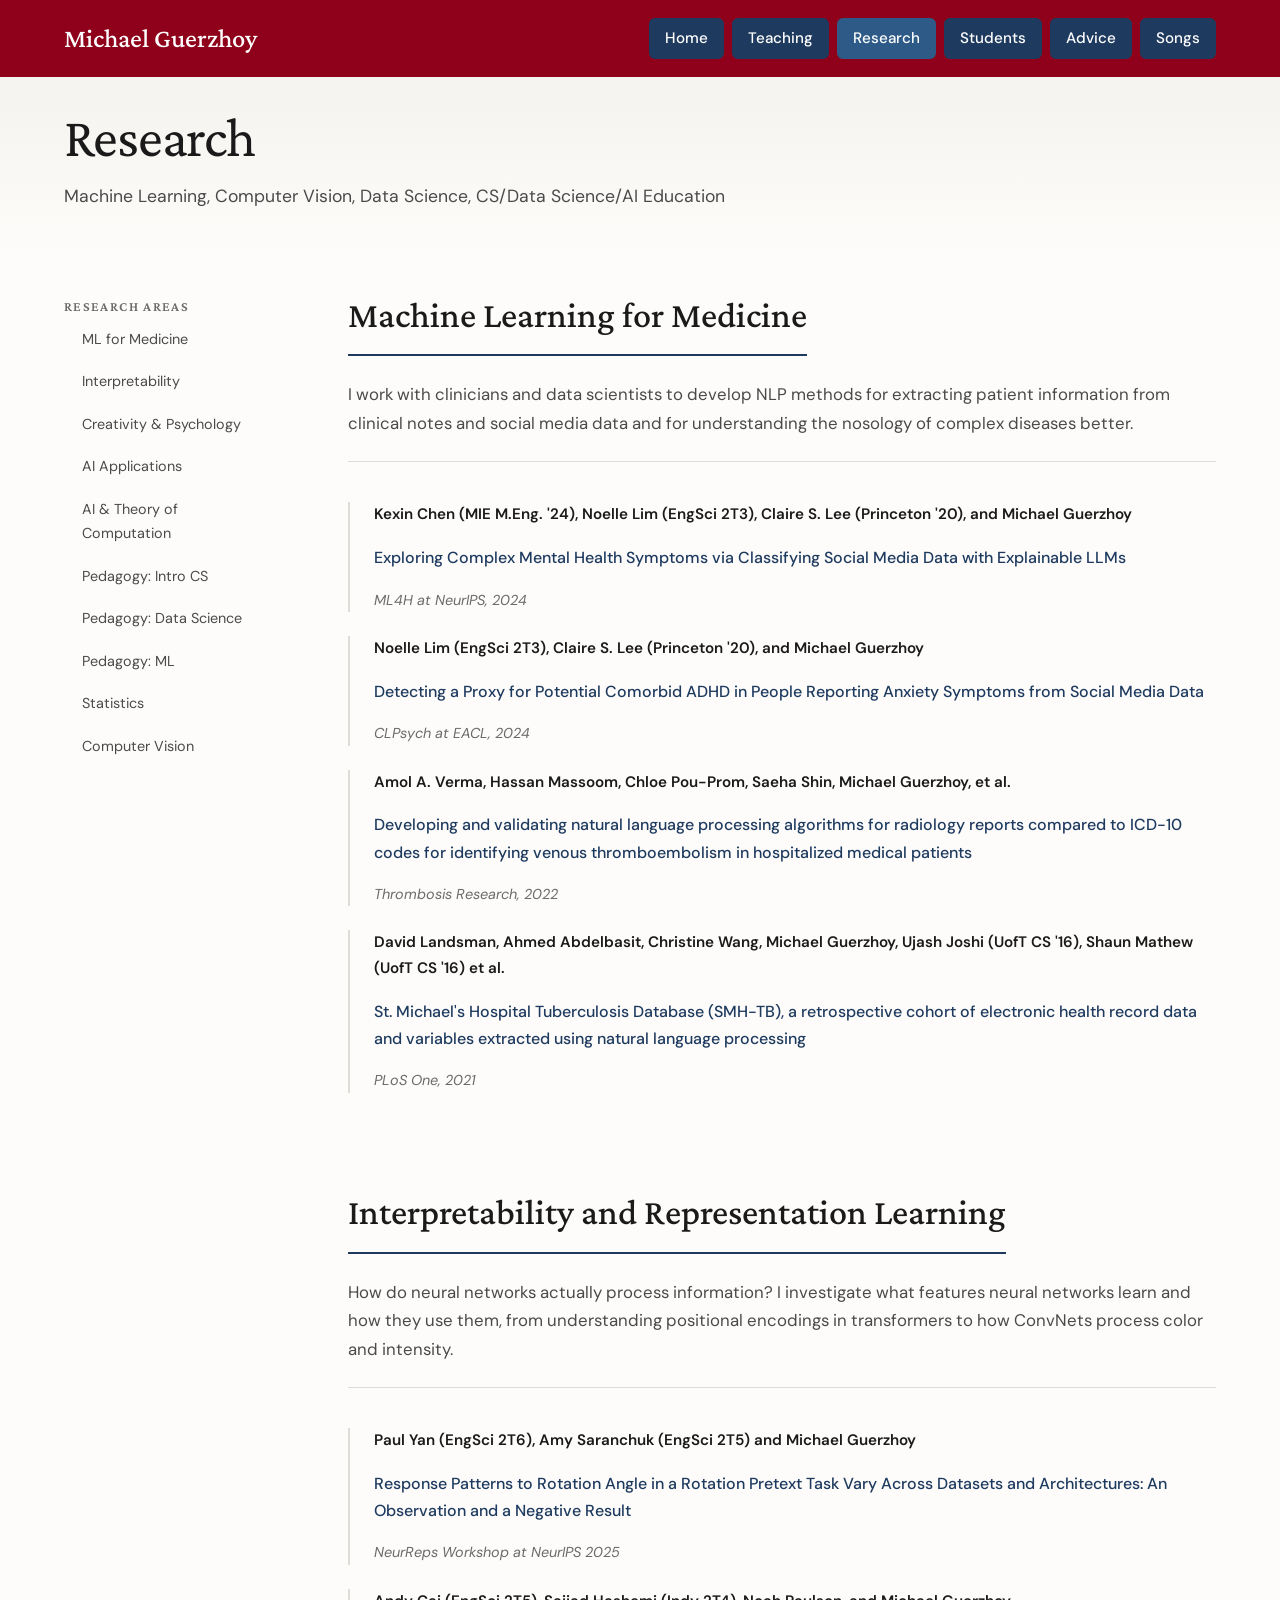
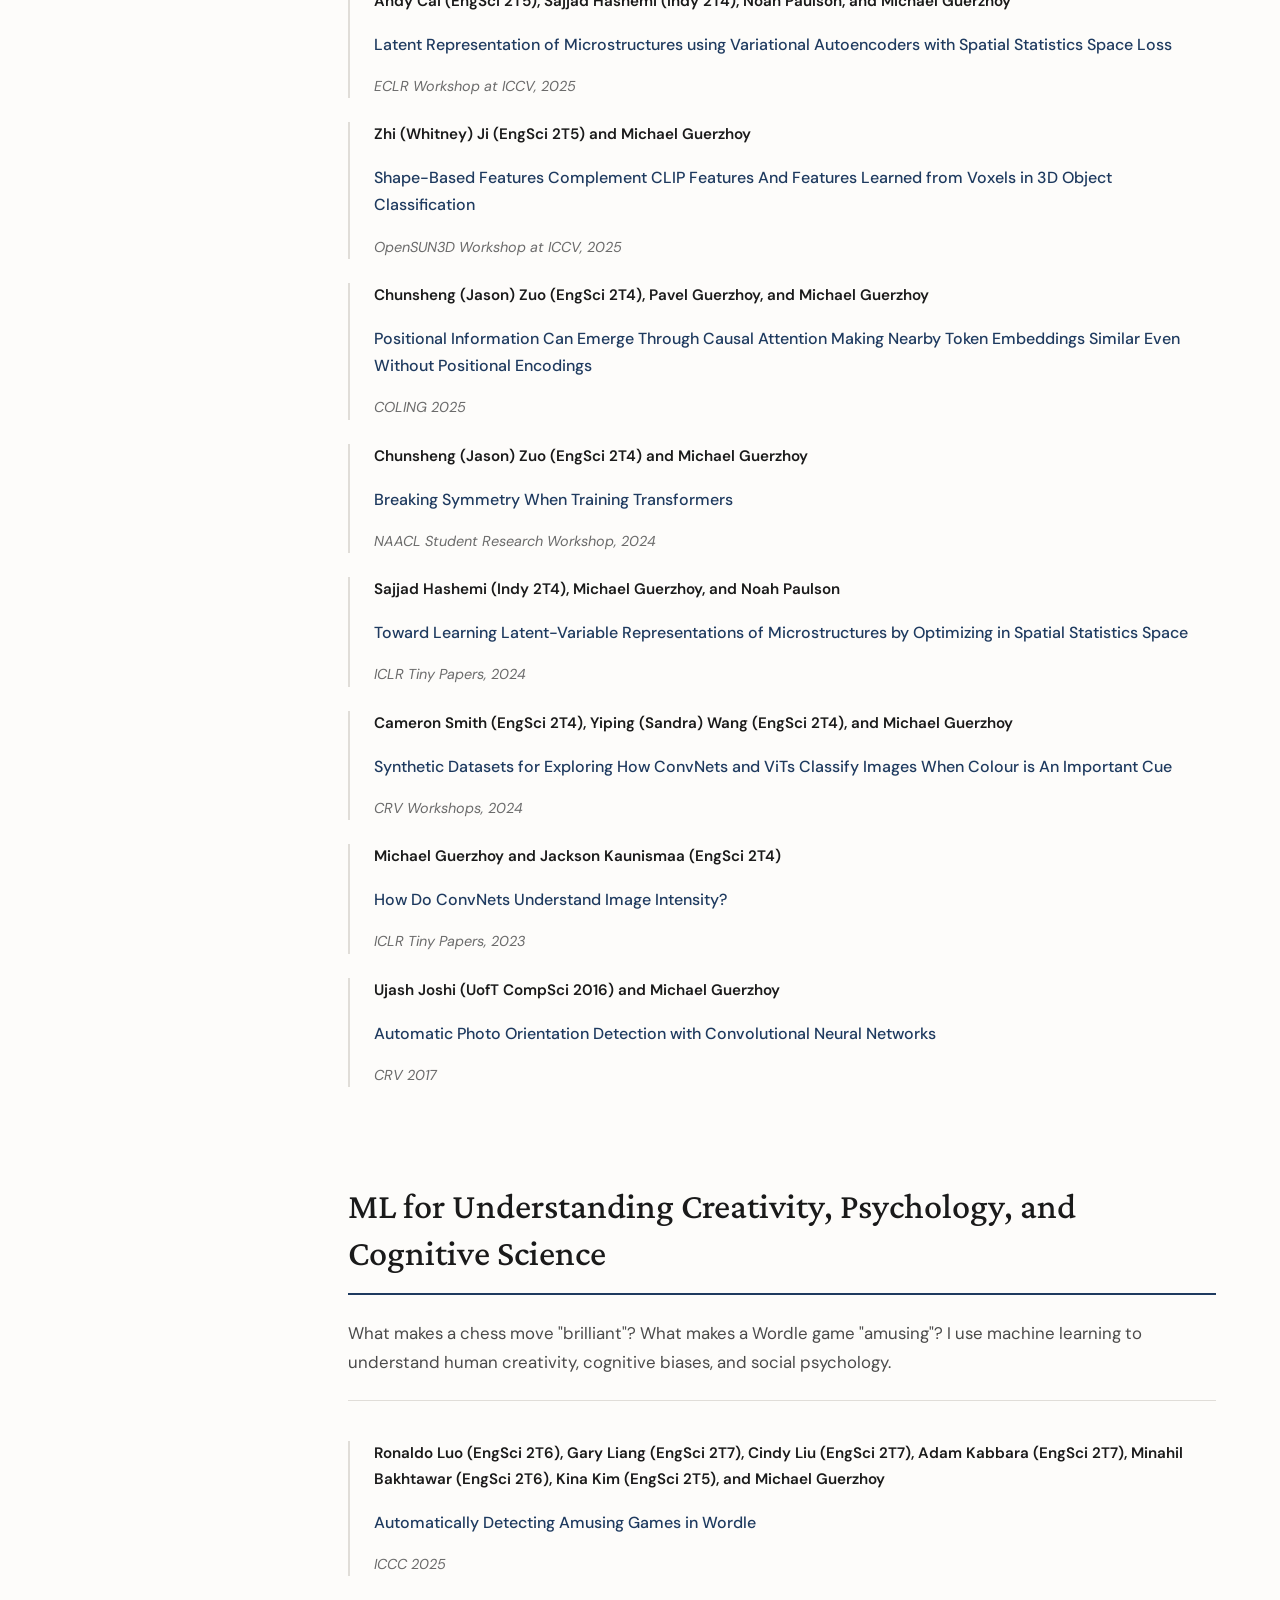
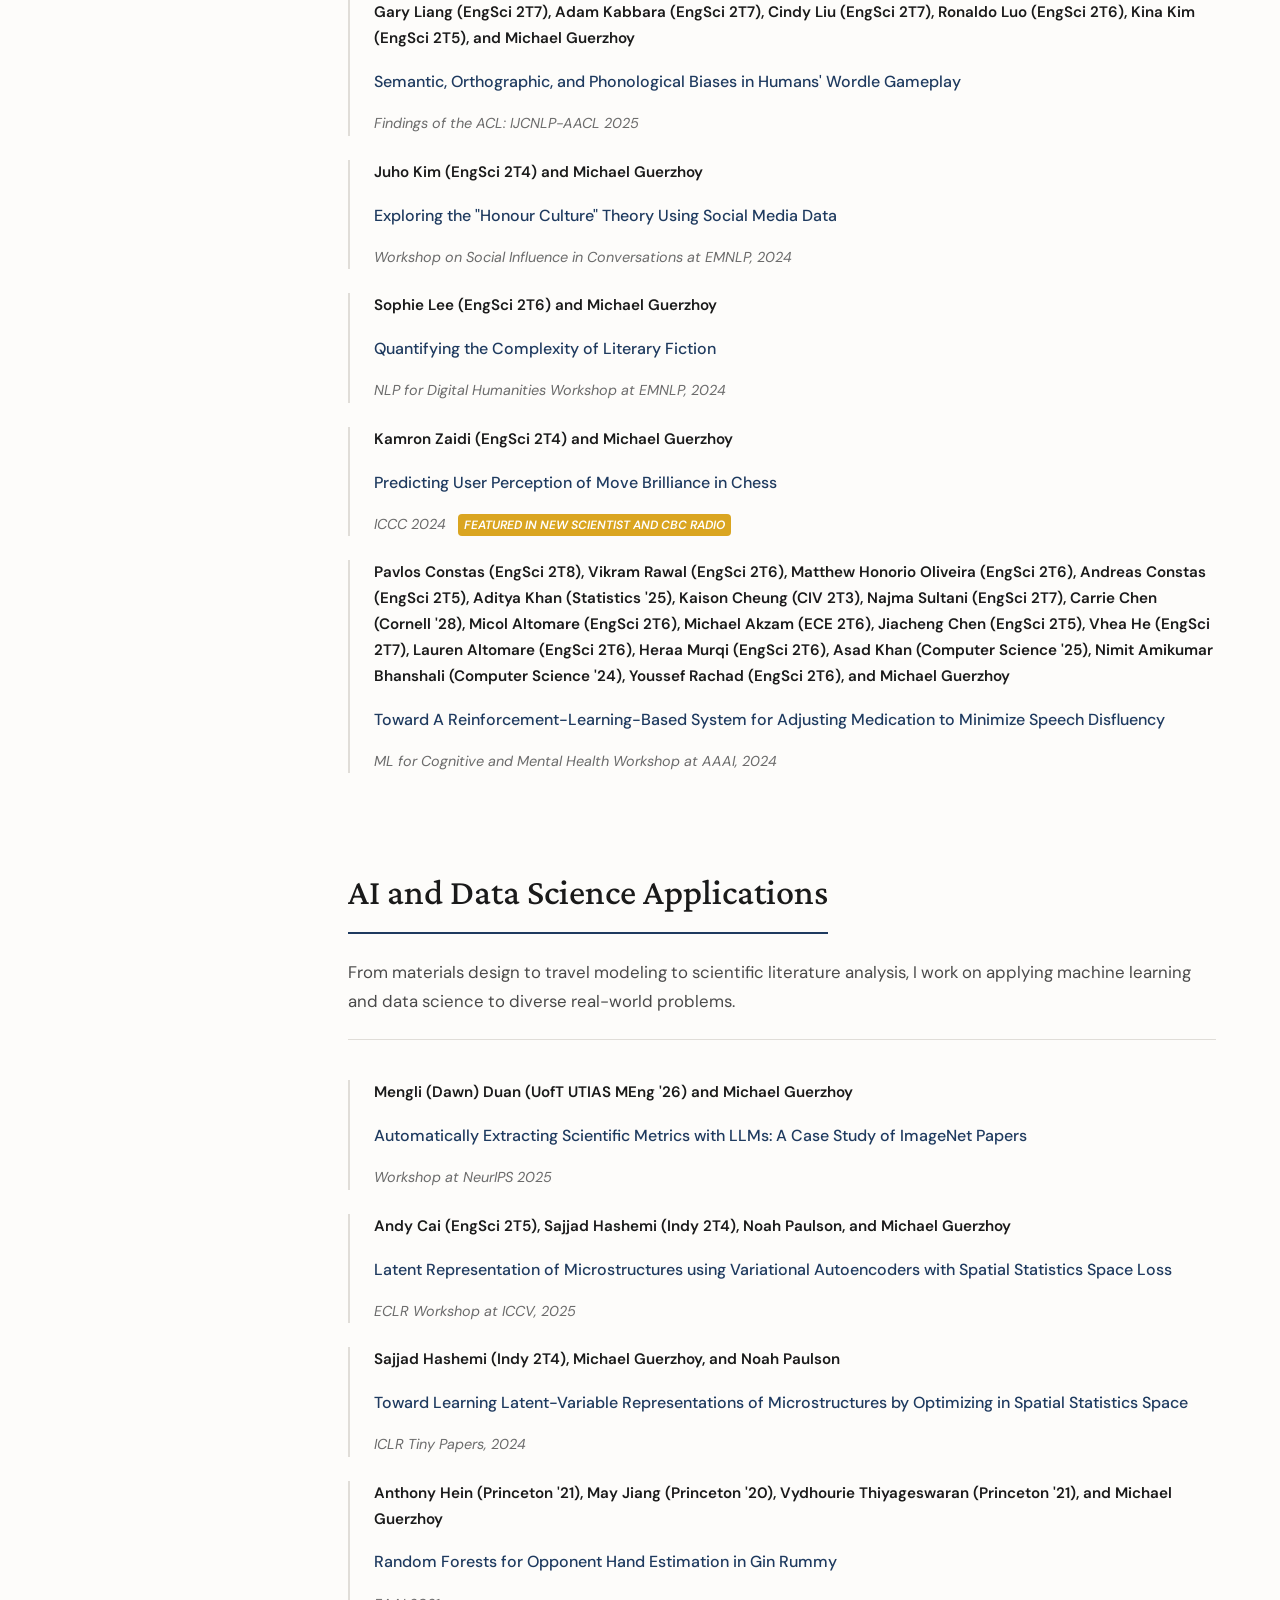
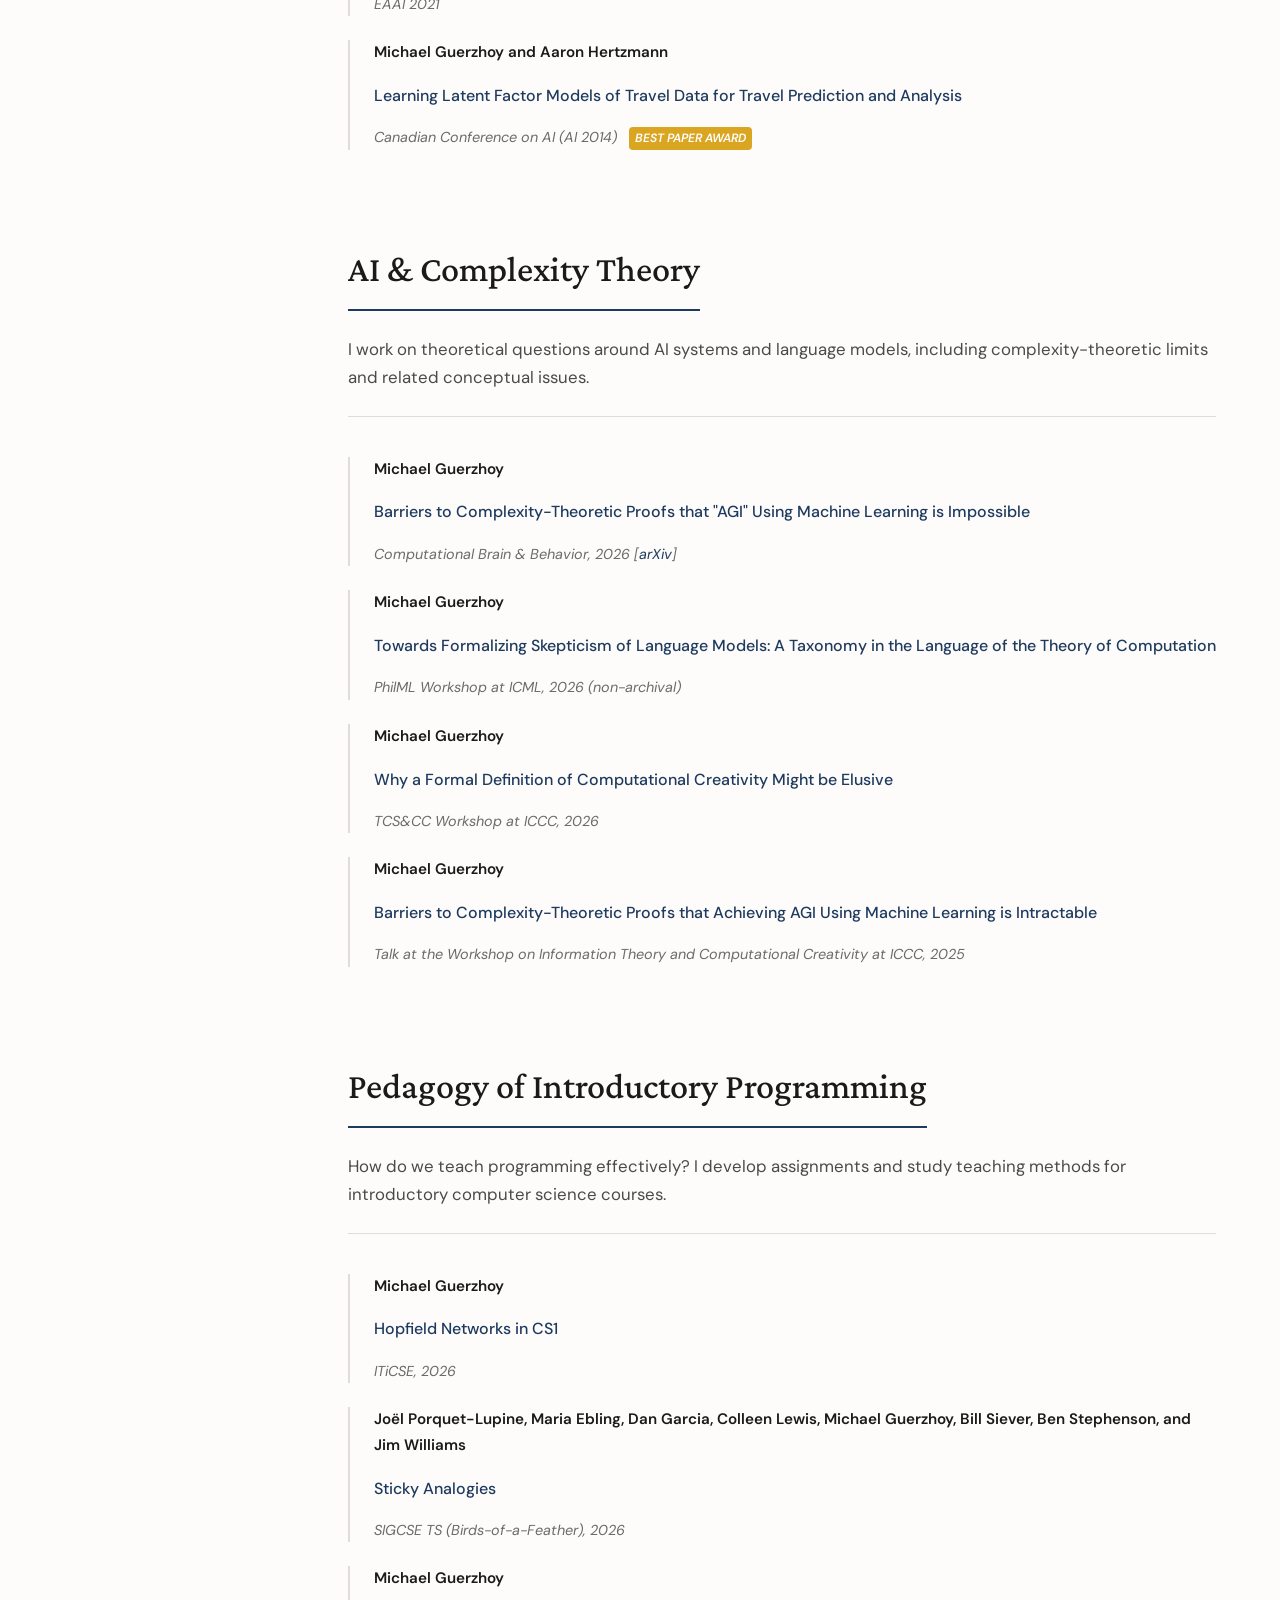
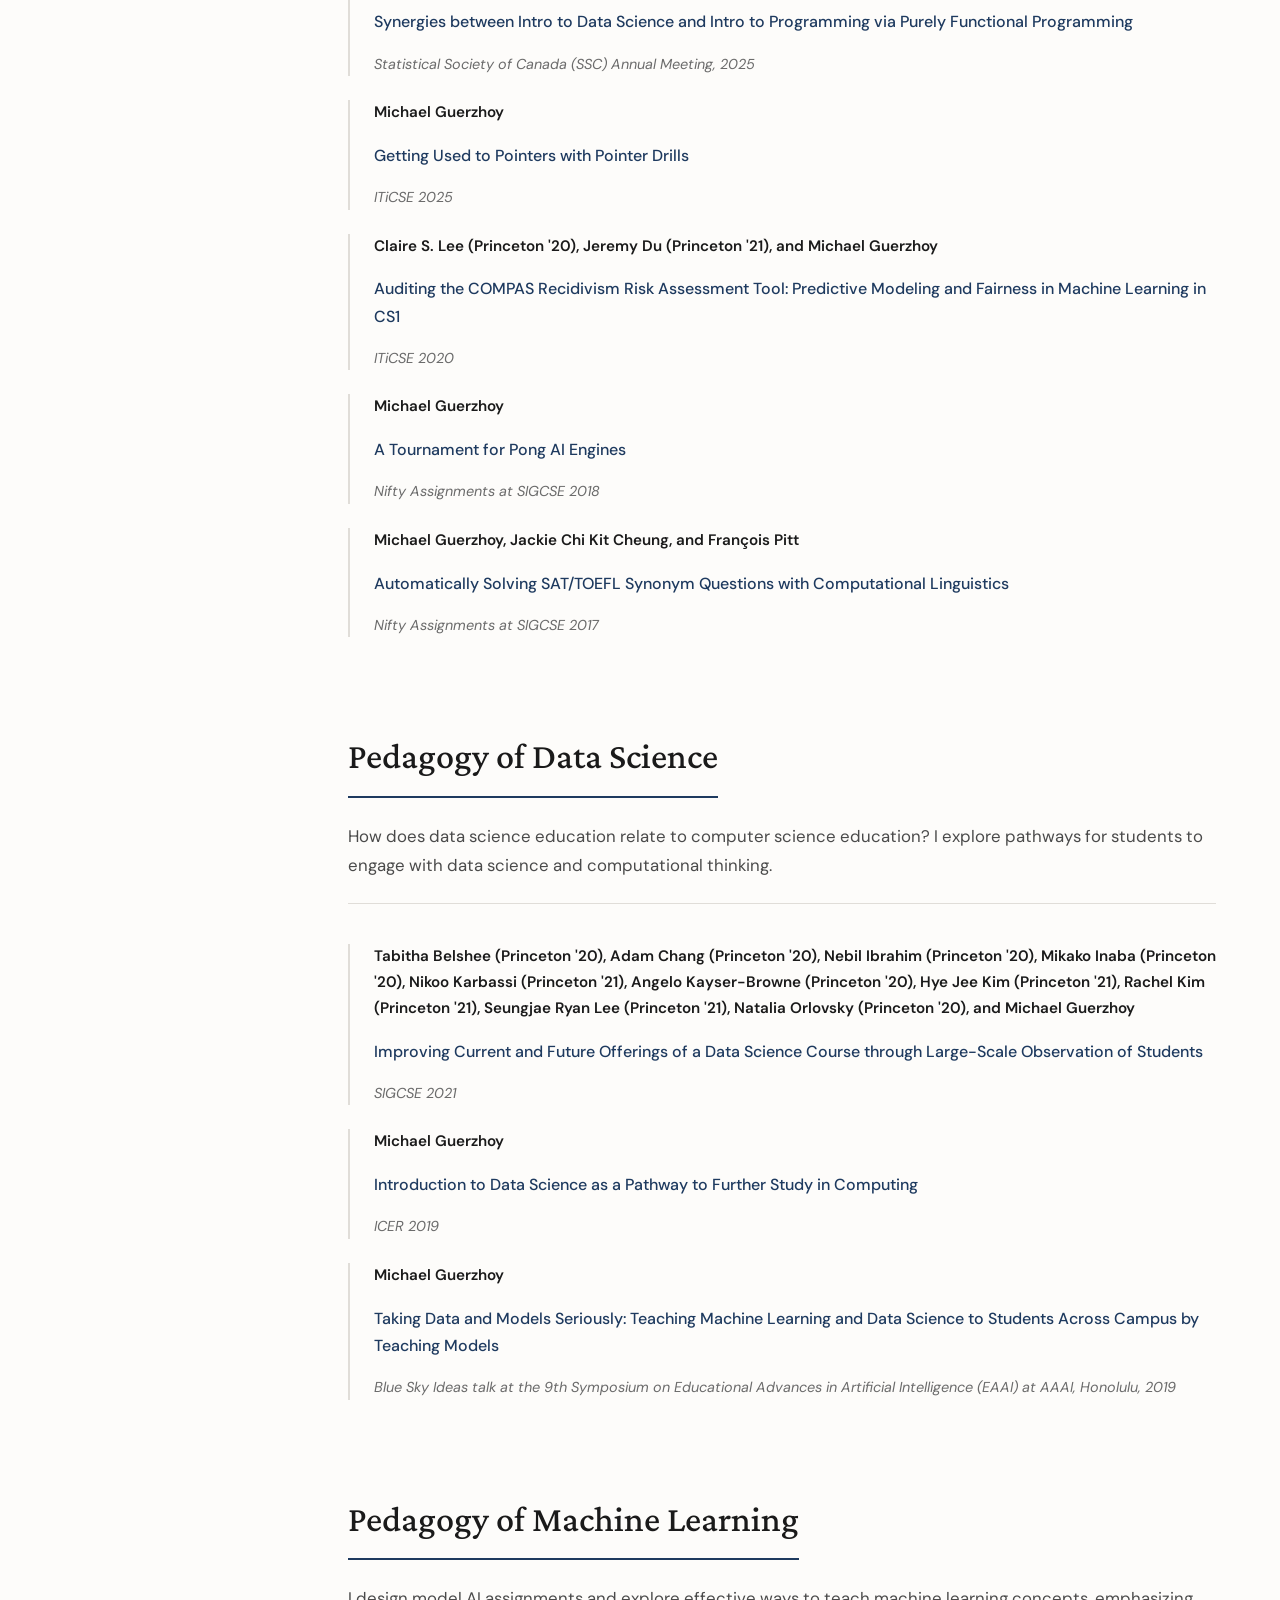
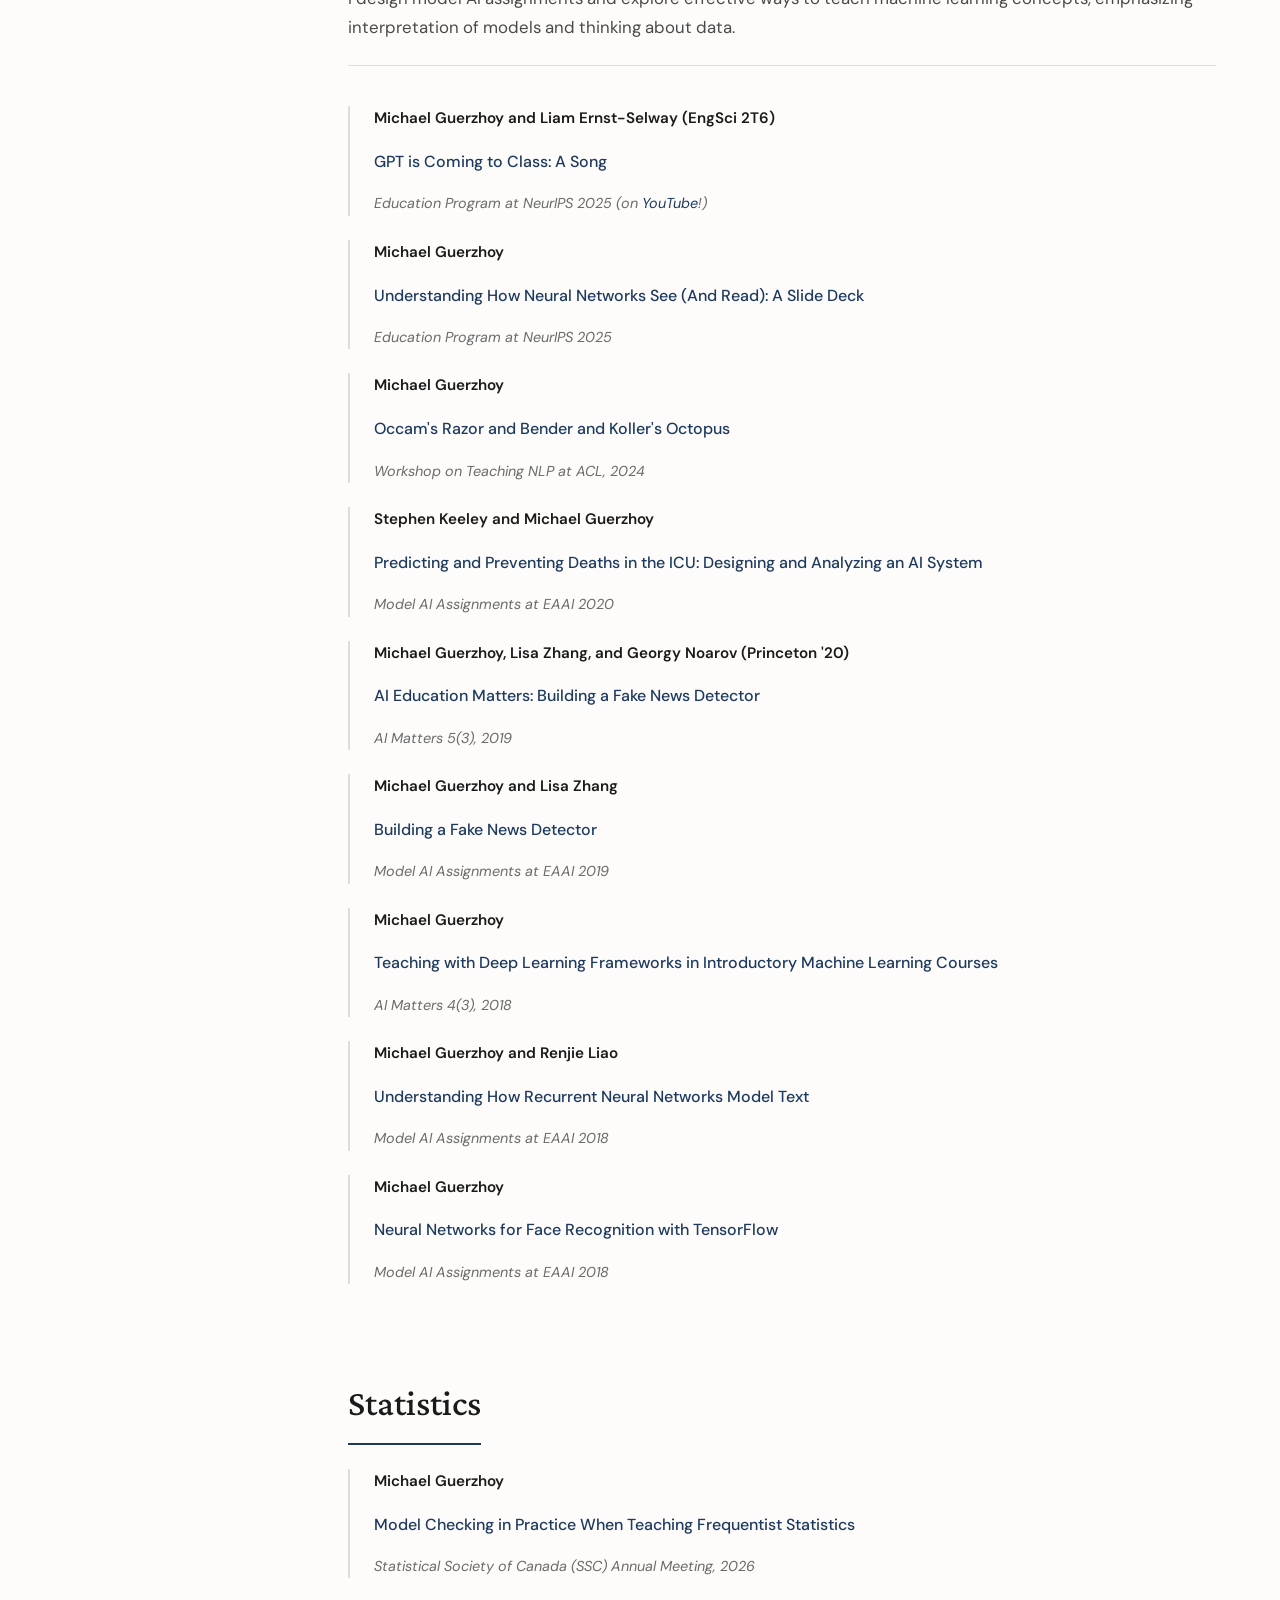
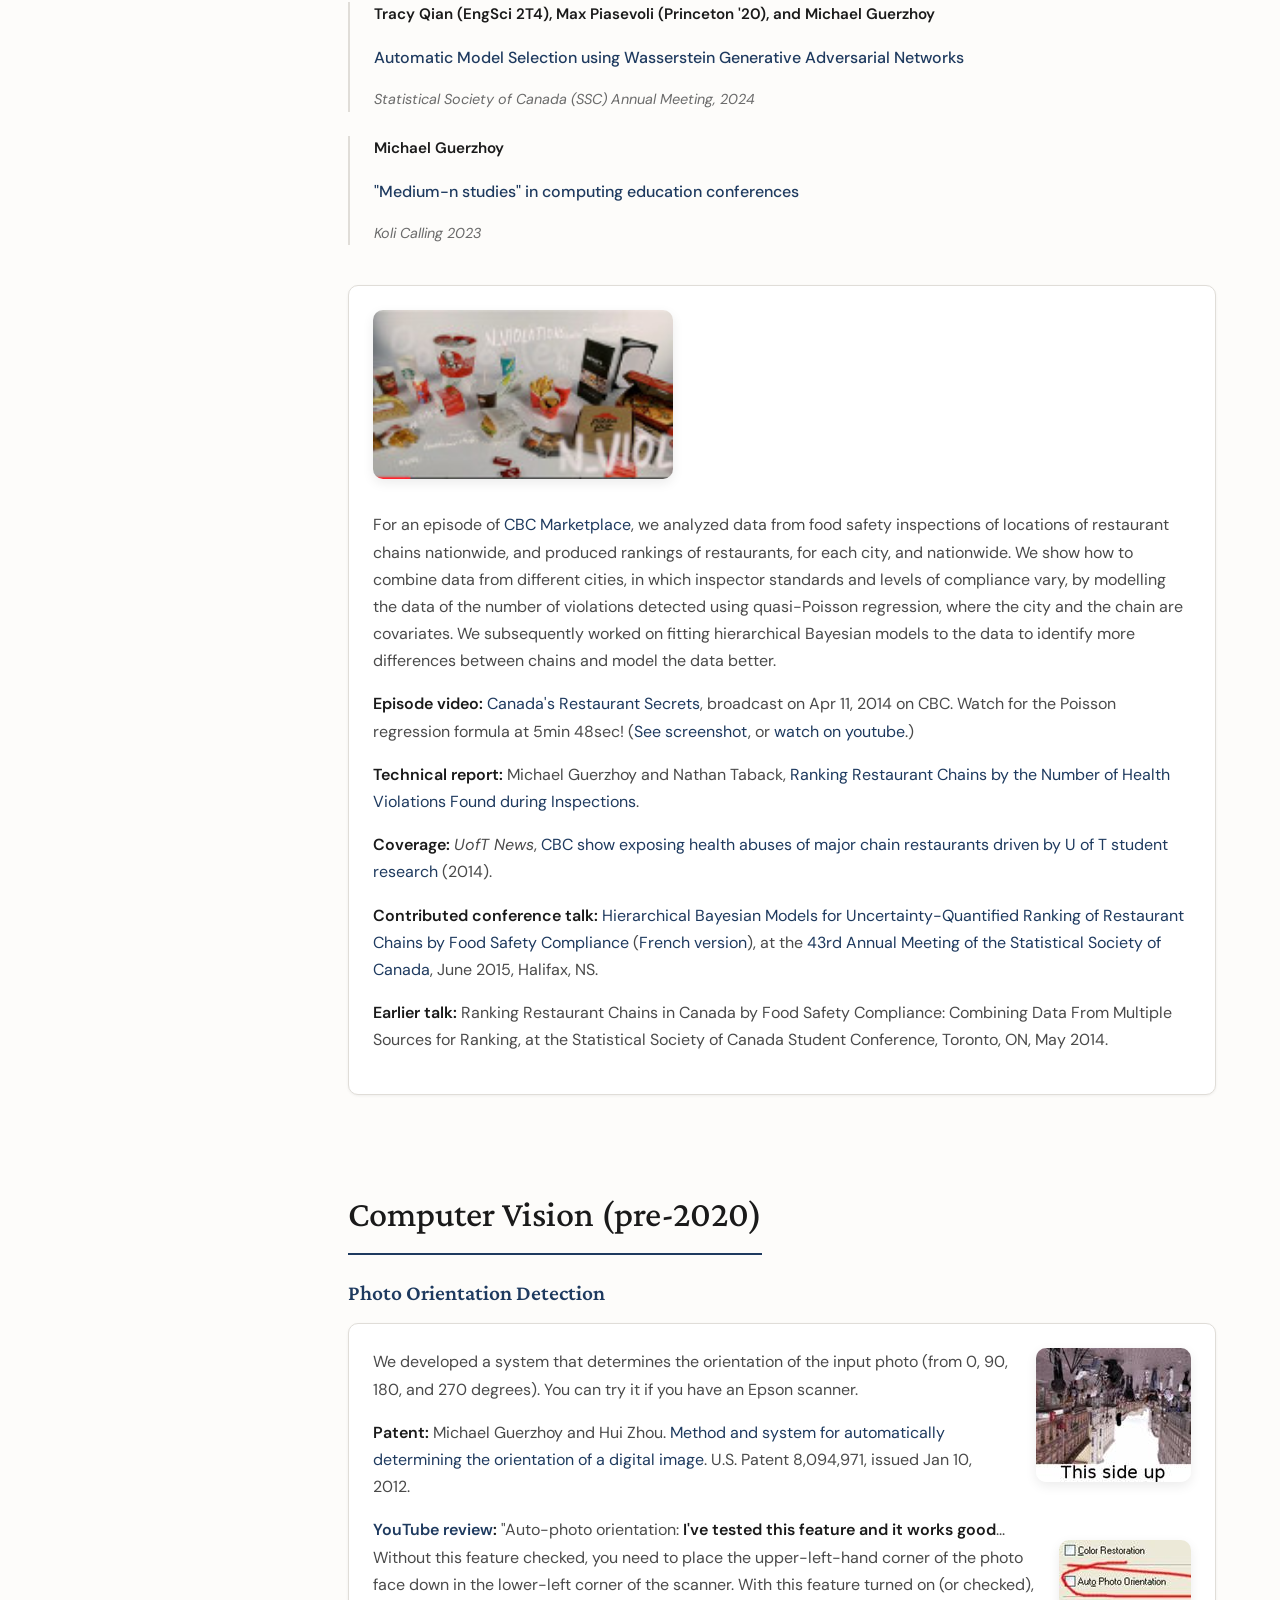
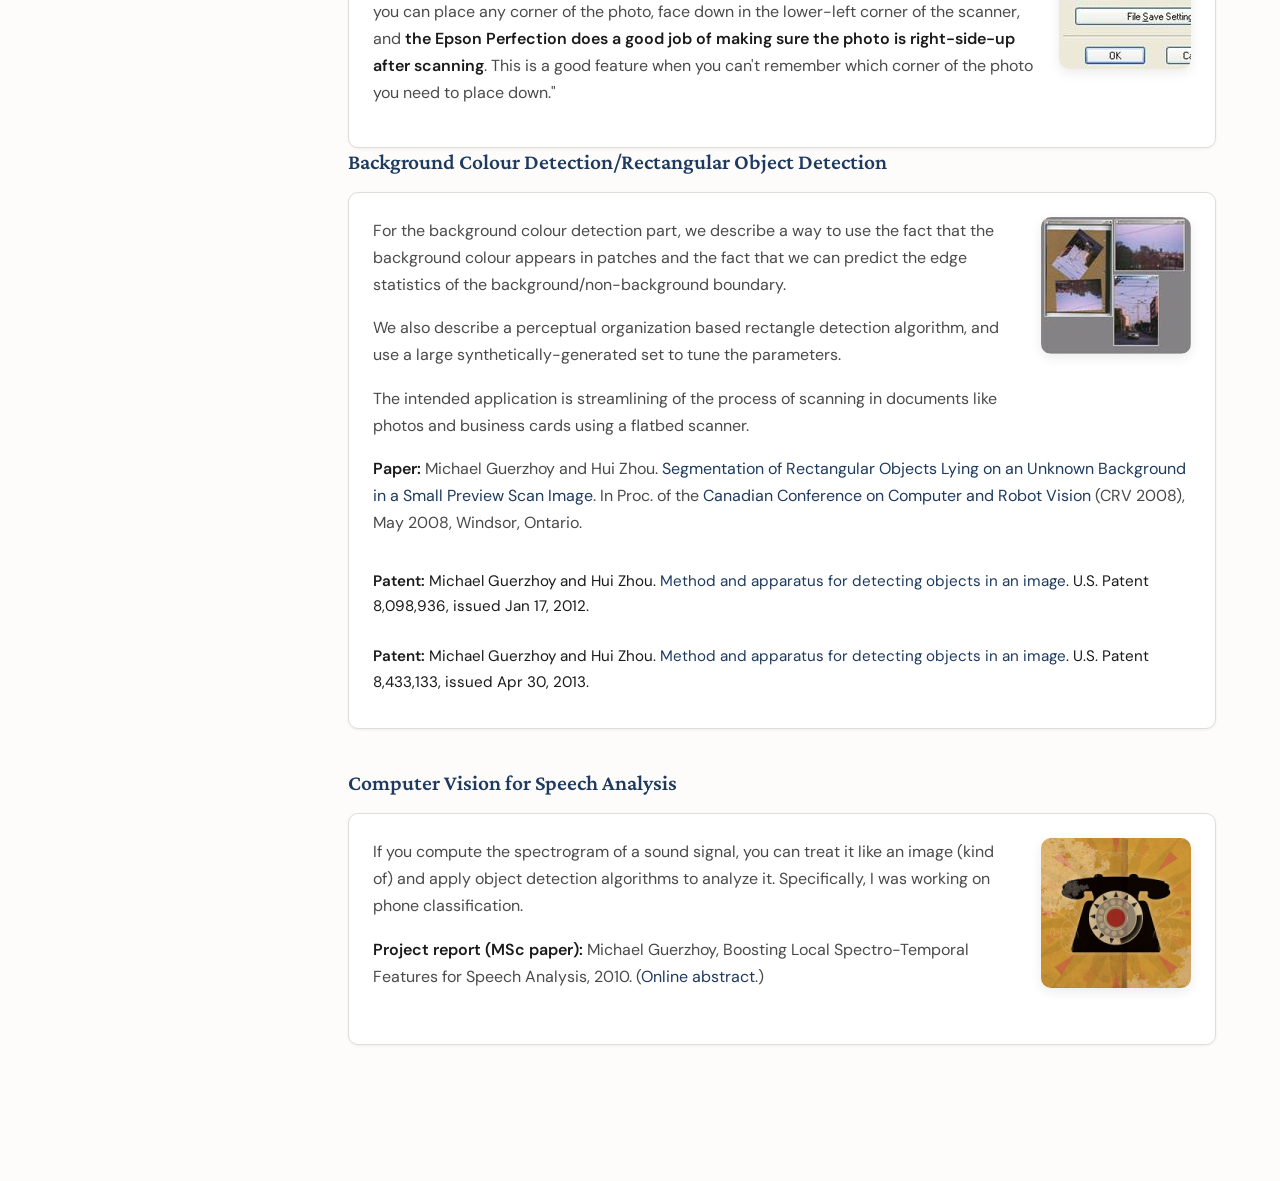
<file: research.html>
<!DOCTYPE html>
<html lang="en">
<head>
    <meta charset="UTF-8">
    <meta name="viewport" content="width=device-width, initial-scale=1.0">
    <title>Michael Guerzhoy :: Research</title>
    <link rel="stylesheet" href="style.css">
</head>
<body>
    <!-- Header -->
    <header class="header">
        <div class="container">
            <div class="header__inner">
                <a href="index.html" class="header__brand">Michael Guerzhoy</a>
                <nav class="nav">
                    <a href="index.html" class="nav__link">Home</a>
                    <a href="teaching.html" class="nav__link">Teaching</a>
                    <a href="research.html" class="nav__link nav__link--active">Research</a>
                    <a href="students.html" class="nav__link">Students</a>
                    <a href="advice.html" class="nav__link">Advice</a>
                    <a href="songs.html" class="nav__link">Songs</a>
                </nav>
            </div>
        </div>
    </header>

    <!-- Page Header -->
    <section class="page-header">
        <div class="container">
            <h1>Research</h1>
            <p class="page-header__subtitle">Machine Learning, Computer Vision, Data Science, CS/Data Science/AI Education</p>
        </div>
    </section>

    <!-- Main Content -->
    <main class="main">
        <div class="container">
            <div class="content-grid">
                <!-- Sidebar Navigation -->
                <aside class="sidebar">
                    <span class="sidebar__title">Research Areas</span>
                    <nav class="sidebar__nav">
                        <a href="#medicine" class="sidebar__link">ML for Medicine</a>
                        <a href="#interpretability" class="sidebar__link">Interpretability</a>
                        <a href="#creativity" class="sidebar__link">Creativity & Psychology</a>
                        <a href="#applications" class="sidebar__link">AI Applications</a>
                        <a href="#ai-complexity" class="sidebar__link">AI & Theory of Computation</a>
                        <a href="#pedagogy-intro" class="sidebar__link">Pedagogy: Intro CS</a>
                        <a href="#pedagogy-ds" class="sidebar__link">Pedagogy: Data Science</a>
                        <a href="#pedagogy-ml" class="sidebar__link">Pedagogy: ML</a>
                        <a href="#statistics" class="sidebar__link">Statistics</a>
                        <a href="#ComputerVision" class="sidebar__link">Computer Vision</a>
                    </nav>
                </aside>

                <!-- Content -->
                <div class="content">
                    <!-- ML for Medicine -->
                    <section id="medicine" class="section research-area">
                        <h2>Machine Learning for Medicine</h2>
                        <p class="research-area__intro">I work with clinicians and data scientists to develop NLP methods for extracting patient information from clinical notes and social media data and for understanding the nosology of complex diseases better.</p>
                        
                        <div class="publication">
                            <p class="publication__authors"><strong>Kexin Chen (MIE M.Eng. '24), Noelle Lim (EngSci 2T3), Claire S. Lee (Princeton '20), and Michael Guerzhoy</strong></p>
                            <p><a href="https://arxiv.org/abs/2412.10414" class="publication__title">Exploring Complex Mental Health Symptoms via Classifying Social Media Data with Explainable LLMs</a></p>
                            <p class="publication__venue">ML4H at NeurIPS, 2024</p>
                        </div>

                        <div class="publication">
                            <p class="publication__authors"><strong>Noelle Lim (EngSci 2T3), Claire S. Lee (Princeton '20), and Michael Guerzhoy</strong></p>
                            <p><a href="https://aclanthology.org/2024.clpsych-1.14/" class="publication__title">Detecting a Proxy for Potential Comorbid ADHD in People Reporting Anxiety Symptoms from Social Media Data</a></p>
                            <p class="publication__venue">CLPsych at EACL, 2024</p>
                        </div>

                        <div class="publication">
                            <p class="publication__authors"><strong>Amol A. Verma, Hassan Massoom, Chloe Pou-Prom, Saeha Shin, Michael Guerzhoy, et al.</strong></p>
                            <p><a href="https://www.sciencedirect.com/science/article/abs/pii/S0049384821005296" class="publication__title">Developing and validating natural language processing algorithms for radiology reports compared to ICD-10 codes for identifying venous thromboembolism in hospitalized medical patients</a></p>
                            <p class="publication__venue">Thrombosis Research, 2022</p>
                        </div>

                        <div class="publication">
                            <p class="publication__authors"><strong>David Landsman, Ahmed Abdelbasit, Christine Wang, Michael Guerzhoy, Ujash Joshi (UofT CS '16), Shaun Mathew (UofT CS '16) et al.</strong></p>
                            <p><a href="https://journals.plos.org/plosone/article?id=10.1371/journal.pone.0247872" class="publication__title">St. Michael's Hospital Tuberculosis Database (SMH-TB), a retrospective cohort of electronic health record data and variables extracted using natural language processing</a></p>
                            <p class="publication__venue">PLoS One, 2021</p>
                        </div>
                    </section>

                    <!-- Interpretability -->
                    <section id="interpretability" class="section research-area">
                        <h2>Interpretability and Representation Learning</h2>
                        <p class="research-area__intro">How do neural networks actually process information? I investigate what features neural networks learn and how they use them, from understanding positional encodings in transformers to how ConvNets process color and intensity.</p>

                        <div class="publication">
                            <p class="publication__authors"><strong>Paul Yan (EngSci 2T6), Amy Saranchuk (EngSci 2T5) and Michael Guerzhoy</strong></p>
                            <p><a href="https://openreview.net/pdf?id=85rdlgTS50" class="publication__title">Response Patterns to Rotation Angle in a Rotation Pretext Task Vary Across Datasets and Architectures: An Observation and a Negative Result</a></p>
                            <p class="publication__venue">NeurReps Workshop at NeurIPS 2025</p>
                        </div>

                        <div class="publication">
                            <p class="publication__authors"><strong>Andy Cai (EngSci 2T5), Sajjad Hashemi (Indy 2T4), Noah Paulson, and Michael Guerzhoy</strong></p>
                            <p><a href="https://openaccess.thecvf.com/content/ICCV2025W/ECLR/papers/Cai_Latent_Representation_of_Microstructures_using_Variational_Autoencoders_with_Spatial_Statistics_ICCVW_2025_paper.pdf" class="publication__title">Latent Representation of Microstructures using Variational Autoencoders with Spatial Statistics Space Loss</a></p>
                            <p class="publication__venue">ECLR Workshop at ICCV, 2025</p>
                        </div>

                        <div class="publication">
                            <p class="publication__authors"><strong>Zhi (Whitney) Ji (EngSci 2T5) and Michael Guerzhoy</strong></p>
                            <p><a href="https://openreview.net/pdf?id=SsN20QK21G" class="publication__title">Shape-Based Features Complement CLIP Features And Features Learned from Voxels in 3D Object Classification</a></p>
                            <p class="publication__venue">OpenSUN3D Workshop at ICCV, 2025</p>
                        </div>

                        <div class="publication">
                            <p class="publication__authors"><strong>Chunsheng (Jason) Zuo (EngSci 2T4), Pavel Guerzhoy, and Michael Guerzhoy</strong></p>
                            <p><a href="https://aclanthology.org/2025.coling-main.632/" class="publication__title">Positional Information Can Emerge Through Causal Attention Making Nearby Token Embeddings Similar Even Without Positional Encodings</a></p>
                            <p class="publication__venue">COLING 2025</p>
                        </div>

                        <div class="publication">
                            <p class="publication__authors"><strong>Chunsheng (Jason) Zuo (EngSci 2T4) and Michael Guerzhoy</strong></p>
                            <p><a href="https://arxiv.org/abs/2402.05969" class="publication__title">Breaking Symmetry When Training Transformers</a></p>
                            <p class="publication__venue">NAACL Student Research Workshop, 2024</p>
                        </div>

                        <div class="publication">
                            <p class="publication__authors"><strong>Sajjad Hashemi (Indy 2T4), Michael Guerzhoy, and Noah Paulson</strong></p>
                            <p><a href="https://arxiv.org/abs/2402.11103" class="publication__title">Toward Learning Latent-Variable Representations of Microstructures by Optimizing in Spatial Statistics Space</a></p>
                            <p class="publication__venue">ICLR Tiny Papers, 2024</p>
                        </div>

                        <div class="publication">
                            <p class="publication__authors"><strong>Cameron Smith (EngSci 2T4), Yiping (Sandra) Wang (EngSci 2T4), and Michael Guerzhoy</strong></p>
                            <p class="publication__title">Synthetic Datasets for Exploring How ConvNets and ViTs Classify Images When Colour is An Important Cue</p>
                            <p class="publication__venue">CRV Workshops, 2024</p>
                        </div>

                        <div class="publication">
                            <p class="publication__authors"><strong>Michael Guerzhoy and Jackson Kaunismaa (EngSci 2T4)</strong></p>
                            <p><a href="https://openreview.net/forum?id=z2Gr8YqsimF" class="publication__title">How Do ConvNets Understand Image Intensity?</a></p>
                            <p class="publication__venue">ICLR Tiny Papers, 2023</p>
                        </div>

                        <div class="publication">
                            <p class="publication__authors"><strong>Ujash Joshi (UofT CompSci 2016) and Michael Guerzhoy</strong></p>
                            <p><a href="http://www.cs.toronto.edu/~guerzhoy/oriviz/crv17.pdf" class="publication__title">Automatic Photo Orientation Detection with Convolutional Neural Networks</a></p>
                            <p class="publication__venue">CRV 2017</p>
                        </div>
                    </section>

                    <!-- Creativity & Psychology -->
                    <section id="creativity" class="section research-area">
                        <h2>ML for Understanding Creativity, Psychology, and Cognitive Science</h2>
                        <p class="research-area__intro">What makes a chess move "brilliant"? What makes a Wordle game "amusing"? I use machine learning to understand human creativity, cognitive biases, and social psychology.</p>

                        <div class="publication">
                            <p class="publication__authors"><strong>Ronaldo Luo (EngSci 2T6), Gary Liang (EngSci 2T7), Cindy Liu (EngSci 2T7), Adam Kabbara (EngSci 2T7), Minahil Bakhtawar (EngSci 2T6), Kina Kim (EngSci 2T5), and Michael Guerzhoy</strong></p>
                            <p><a href="https://arxiv.org/abs/2506.05415" class="publication__title">Automatically Detecting Amusing Games in Wordle</a></p>
                            <p class="publication__venue">ICCC 2025</p>
                        </div>

                        <div class="publication">
                            <p class="publication__authors"><strong>Gary Liang (EngSci 2T7), Adam Kabbara (EngSci 2T7), Cindy Liu (EngSci 2T7), Ronaldo Luo (EngSci 2T6), Kina Kim (EngSci 2T5), and Michael Guerzhoy</strong></p>
                            <p><a href="https://aclanthology.org/2025.findings-ijcnlp.67/" class="publication__title">Semantic, Orthographic, and Phonological Biases in Humans' Wordle Gameplay</a></p>
                            <p class="publication__venue">Findings of the ACL: IJCNLP-AACL 2025</p>
                        </div>

                        <div class="publication">
                            <p class="publication__authors"><strong>Juho Kim (EngSci 2T4) and Michael Guerzhoy</strong></p>
                            <p><a href="https://aclanthology.org/2024.sicon-1.1/" class="publication__title">Exploring the "Honour Culture" Theory Using Social Media Data</a></p>
                            <p class="publication__venue">Workshop on Social Influence in Conversations at EMNLP, 2024</p>
                        </div>

                        <div class="publication">
                            <p class="publication__authors"><strong>Sophie Lee (EngSci 2T6) and Michael Guerzhoy</strong></p>
                            <p><a href="https://zenodo.org/records/14029382" class="publication__title">Quantifying the Complexity of Literary Fiction</a></p>
                            <p class="publication__venue">NLP for Digital Humanities Workshop at EMNLP, 2024</p>
                        </div>

                        <div class="publication">
                            <p class="publication__authors"><strong>Kamron Zaidi (EngSci 2T4) and Michael Guerzhoy</strong></p>
                            <p><a href="https://computationalcreativity.net/iccc24/papers/ICCC24_paper_200.pdf" class="publication__title">Predicting User Perception of Move Brilliance in Chess</a></p>
                            <p class="publication__venue">ICCC 2024 <span class="publication__badge">Featured in New Scientist and CBC Radio</span></p>
                        </div>

                        <div class="publication">
                            <p class="publication__authors"><strong>Pavlos Constas (EngSci 2T8), Vikram Rawal (EngSci 2T6), Matthew Honorio Oliveira (EngSci 2T6), Andreas Constas (EngSci 2T5), Aditya Khan (Statistics '25), Kaison Cheung (CIV 2T3), Najma Sultani (EngSci 2T7), Carrie Chen (Cornell '28), Micol Altomare (EngSci 2T6), Michael Akzam (ECE 2T6), Jiacheng Chen (EngSci 2T5), Vhea He (EngSci 2T7), Lauren Altomare (EngSci 2T6), Heraa Murqi (EngSci 2T6), Asad Khan (Computer Science '25), Nimit Amikumar Bhanshali (Computer Science '24), Youssef Rachad (EngSci 2T6), and Michael Guerzhoy</strong></p>
                            <p><a href="https://ceur-ws.org/Vol-3649/Paper23.pdf" class="publication__title">Toward A Reinforcement-Learning-Based System for Adjusting Medication to Minimize Speech Disfluency</a></p>
                            <p class="publication__venue">ML for Cognitive and Mental Health Workshop at AAAI, 2024</p>
                        </div>
                    </section>

                    <!-- AI Applications -->
                    <section id="applications" class="section research-area">
                        <h2>AI and Data Science Applications</h2>
                        <p class="research-area__intro">From materials design to travel modeling to scientific literature analysis, I work on applying machine learning and data science to diverse real-world problems.</p>

                        <div class="publication">
                            <p class="publication__authors"><strong>Mengli (Dawn) Duan (UofT UTIAS MEng '26) and Michael Guerzhoy</strong></p>
                            <p><a href="https://openreview.net/pdf?id=p0DeYk22Xu" class="publication__title">Automatically Extracting Scientific Metrics with LLMs: A Case Study of ImageNet Papers</a></p>
                            <p class="publication__venue">Workshop at NeurIPS 2025</p>
                        </div>

                        <div class="publication">
                            <p class="publication__authors"><strong>Andy Cai (EngSci 2T5), Sajjad Hashemi (Indy 2T4), Noah Paulson, and Michael Guerzhoy</strong></p>
                            <p><a href="https://openaccess.thecvf.com/content/ICCV2025W/ECLR/papers/Cai_Latent_Representation_of_Microstructures_using_Variational_Autoencoders_with_Spatial_Statistics_ICCVW_2025_paper.pdf" class="publication__title">Latent Representation of Microstructures using Variational Autoencoders with Spatial Statistics Space Loss</a></p>
                            <p class="publication__venue">ECLR Workshop at ICCV, 2025</p>
                        </div>

                        <div class="publication">
                            <p class="publication__authors"><strong>Sajjad Hashemi (Indy 2T4), Michael Guerzhoy, and Noah Paulson</strong></p>
                            <p><a href="https://arxiv.org/abs/2402.11103" class="publication__title">Toward Learning Latent-Variable Representations of Microstructures by Optimizing in Spatial Statistics Space</a></p>
                            <p class="publication__venue">ICLR Tiny Papers, 2024</p>
                        </div>

                        <div class="publication">
                            <p class="publication__authors"><strong>Anthony Hein (Princeton '21), May Jiang (Princeton '20), Vydhourie Thiyageswaran (Princeton '21), and Michael Guerzhoy</strong></p>
                            <p><a href="https://ojs.aaai.org/index.php/AAAI/article/view/17830" class="publication__title">Random Forests for Opponent Hand Estimation in Gin Rummy</a></p>
                            <p class="publication__venue">EAAI 2021</p>
                        </div>

                        <div class="publication">
                            <p class="publication__authors"><strong>Michael Guerzhoy and Aaron Hertzmann</strong></p>
                            <p><a href="http://www.cs.toronto.edu/~guerzhoy/humantravel/" class="publication__title">Learning Latent Factor Models of Travel Data for Travel Prediction and Analysis</a></p>
                            <p class="publication__venue">Canadian Conference on AI (AI 2014) <span class="publication__badge">Best Paper Award</span></p>
                        </div>
                    </section>

                    <!-- AI & Complexity Theory -->
                    <section id="ai-complexity" class="section research-area">
                        <h2>AI &amp; Complexity Theory</h2>
                        <p class="research-area__intro">I work on theoretical questions around AI systems and language models, including complexity-theoretic limits and related conceptual issues.</p>

                        <div class="publication">
                            <p class="publication__authors"><strong>Michael Guerzhoy</strong></p>
                            <p><a href="https://link.springer.com/article/10.1007/s42113-026-00284-w" class="publication__title">Barriers to Complexity-Theoretic Proofs that "AGI" Using Machine Learning is Impossible</a></p>
                            <p class="publication__venue">Computational Brain &amp; Behavior, 2026 [<a href="https://arxiv.org/abs/2411.06498">arXiv</a>]</p>
                        </div>

                        <div class="publication">
                            <p class="publication__authors"><strong>Michael Guerzhoy</strong></p>
                            <p><a href="https://www.cs.toronto.edu/~guerzhoy/philML_ICML26.pdf" class="publication__title">Towards Formalizing Skepticism of Language Models: A Taxonomy in the Language of the Theory of Computation</a></p>
                            <p class="publication__venue">PhilML Workshop at ICML, 2026 (non-archival)</p>
                        </div>

                        <div class="publication">
                            <p class="publication__authors"><strong>Michael Guerzhoy</strong></p>
                            <p class="publication__title">Why a Formal Definition of Computational Creativity Might be Elusive</p>
                            <p class="publication__venue">TCS&amp;CC Workshop at ICCC, 2026</p>
                        </div>

                        <div class="publication">
                            <p class="publication__authors"><strong>Michael Guerzhoy</strong></p>
                            <p><a href="https://cs.uwaterloo.ca/~browndg/CC_IT_workshop/schedule.shtml" class="publication__title">Barriers to Complexity-Theoretic Proofs that Achieving AGI Using Machine Learning is Intractable</a></p>
                            <p class="publication__venue">Talk at the Workshop on Information Theory and Computational Creativity at ICCC, 2025</p>
                        </div>
                    </section>

                    <!-- Pedagogy: Intro Programming -->
                    <section id="pedagogy-intro" class="section research-area">
                        <h2>Pedagogy of Introductory Programming</h2>
                        <p class="research-area__intro">How do we teach programming effectively? I develop assignments and study teaching methods for introductory computer science courses.</p>

                        <div class="publication">
                            <p class="publication__authors"><strong>Michael Guerzhoy</strong></p>
                            <p><a href="https://dl.acm.org/doi/10.1145/3803401.3811984" class="publication__title">Hopfield Networks in CS1</a></p>
                            <p class="publication__venue">ITiCSE, 2026</p>
                        </div>

                        <div class="publication">
                            <p class="publication__authors"><strong>Joël Porquet-Lupine, Maria Ebling, Dan Garcia, Colleen Lewis, Michael Guerzhoy, Bill Siever, Ben Stephenson, and Jim Williams</strong></p>
                            <p class="publication__title">Sticky Analogies</p>
                            <p class="publication__venue">SIGCSE TS (Birds-of-a-Feather), 2026</p>
                        </div>

                        <div class="publication">
                            <p class="publication__authors"><strong>Michael Guerzhoy</strong></p>
                            <p><a href="https://ssc.ca/en/meeting/annual/presentation/synergies-between-intro-data-science-and-intro-programming-purely" class="publication__title">Synergies between Intro to Data Science and Intro to Programming via Purely Functional Programming</a></p>
                            <p class="publication__venue">Statistical Society of Canada (SSC) Annual Meeting, 2025</p>
                        </div>

                        <div class="publication">
                            <p class="publication__authors"><strong>Michael Guerzhoy</strong></p>
                            <p><a href="https://dl.acm.org/doi/10.1145/3724389.3731268" class="publication__title">Getting Used to Pointers with Pointer Drills</a></p>
                            <p class="publication__venue">ITiCSE 2025</p>
                        </div>

                        <div class="publication">
                            <p class="publication__authors"><strong>Claire S. Lee (Princeton '20), Jeremy Du (Princeton '21), and Michael Guerzhoy</strong></p>
                            <p><a href="https://predictivemodellingearly.github.io/" class="publication__title">Auditing the COMPAS Recidivism Risk Assessment Tool: Predictive Modeling and Fairness in Machine Learning in CS1</a></p>
                            <p class="publication__venue">ITiCSE 2020</p>
                        </div>

                        <div class="publication">
                            <p class="publication__authors"><strong>Michael Guerzhoy</strong></p>
                            <p><a href="http://nifty.stanford.edu/2018/guerzhoy-pong-ai-tournament/" class="publication__title">A Tournament for Pong AI Engines</a></p>
                            <p class="publication__venue">Nifty Assignments at SIGCSE 2018</p>
                        </div>

                        <div class="publication">
                            <p class="publication__authors"><strong>Michael Guerzhoy, Jackie Chi Kit Cheung, and François Pitt</strong></p>
                            <p><a href="http://nifty.stanford.edu/2017/guerzhoy-SAT-synonyms/" class="publication__title">Automatically Solving SAT/TOEFL Synonym Questions with Computational Linguistics</a></p>
                            <p class="publication__venue">Nifty Assignments at SIGCSE 2017</p>
                        </div>
                    </section>

                    <!-- Pedagogy: Data Science -->
                    <section id="pedagogy-ds" class="section research-area">
                        <h2>Pedagogy of Data Science</h2>
                        <p class="research-area__intro">How does data science education relate to computer science education? I explore pathways for students to engage with data science and computational thinking.</p>

                        <div class="publication">
                            <p class="publication__authors"><strong>Tabitha Belshee (Princeton '20), Adam Chang (Princeton '20), Nebil Ibrahim (Princeton '20), Mikako Inaba (Princeton '20), Nikoo Karbassi (Princeton '21), Angelo Kayser-Browne (Princeton '20), Hye Jee Kim (Princeton '21), Rachel Kim (Princeton '21), Seungjae Ryan Lee (Princeton '21), Natalia Orlovsky (Princeton '20), and Michael Guerzhoy</strong></p>
                            <p><a href="935-Belshee.pdf" class="publication__title">Improving Current and Future Offerings of a Data Science Course through Large-Scale Observation of Students</a></p>
                            <p class="publication__venue">SIGCSE 2021</p>
                        </div>

                        <div class="publication">
                            <p class="publication__authors"><strong>Michael Guerzhoy</strong></p>
                            <p class="publication__title">Introduction to Data Science as a Pathway to Further Study in Computing</p>
                            <p class="publication__venue">ICER 2019</p>
                        </div>

                        <div class="publication">
                            <p class="publication__authors"><strong>Michael Guerzhoy</strong></p>
                            <p><a href="https://pages.mtu.edu/~lebrown/eaai/prior/eaai-19/index.html" class="publication__title">Taking Data and Models Seriously: Teaching Machine Learning and Data Science to Students Across Campus by Teaching Models</a></p>
                            <p class="publication__venue">Blue Sky Ideas talk at the 9th Symposium on Educational Advances in Artificial Intelligence (EAAI) at AAAI, Honolulu, 2019</p>
                        </div>
                    </section>

                    <!-- Pedagogy: ML -->
                    <section id="pedagogy-ml" class="section research-area">
                        <h2>Pedagogy of Machine Learning</h2>
                        <p class="research-area__intro">I design model AI assignments and explore effective ways to teach machine learning concepts, emphasizing interpretation of models and thinking about data.</p>

                        <div class="publication">
                            <p class="publication__authors"><strong>Michael Guerzhoy and Liam Ernst-Selway (EngSci 2T6)</strong></p>
                            <p><a href="https://openreview.net/forum?id=NFtoVPrxXs&referrer=%5Bthe%20profile%20of%20Michael%20Guerzhoy%5D(%2Fprofile%3Fid%3D~Michael_Guerzhoy3)" class="publication__title">GPT is Coming to Class: A Song</a></p>
                            <p class="publication__venue">Education Program at NeurIPS 2025 (on <a href="https://www.youtube.com/watch?v=GYhnBchhbbE">YouTube</a>!)</p>
                        </div>

                        <div class="publication">
                            <p class="publication__authors"><strong>Michael Guerzhoy</strong></p>
                            <p><a href="https://openreview.net/forum?id=vHlXiUBvGV&referrer=%5Bthe%20profile%20of%20Michael%20Guerzhoy%5D(%2Fprofile%3Fid%3D~Michael_Guerzhoy3)" class="publication__title">Understanding How Neural Networks See (And Read): A Slide Deck</a></p>
                            <p class="publication__venue">Education Program at NeurIPS 2025</p>
                        </div>

                        <div class="publication">
                            <p class="publication__authors"><strong>Michael Guerzhoy</strong></p>
                            <p><a href="https://aclanthology.org/2024.teachingnlp-1.18.pdf" class="publication__title">Occam's Razor and Bender and Koller's Octopus</a></p>
                            <p class="publication__venue">Workshop on Teaching NLP at ACL, 2024</p>
                        </div>

                        <div class="publication">
                            <p class="publication__authors"><strong>Stephen Keeley and Michael Guerzhoy</strong></p>
                            <p><a href="https://modelai.gettysburg.edu/2020/icu/" class="publication__title">Predicting and Preventing Deaths in the ICU: Designing and Analyzing an AI System</a></p>
                            <p class="publication__venue">Model AI Assignments at EAAI 2020</p>
                        </div>

                        <div class="publication">
                            <p class="publication__authors"><strong>Michael Guerzhoy, Lisa Zhang, and Georgy Noarov (Princeton '20)</strong></p>
                            <p><a href="https://dl.acm.org/doi/10.1145/3362077.3362082" class="publication__title">AI Education Matters: Building a Fake News Detector</a></p>
                            <p class="publication__venue">AI Matters 5(3), 2019</p>
                        </div>

                        <div class="publication">
                            <p class="publication__authors"><strong>Michael Guerzhoy and Lisa Zhang</strong></p>
                            <p><a href="https://modelai.gettysburg.edu/2019/fakenews/" class="publication__title">Building a Fake News Detector</a></p>
                            <p class="publication__venue">Model AI Assignments at EAAI 2019</p>
                        </div>

                        <div class="publication">
                            <p class="publication__authors"><strong>Michael Guerzhoy</strong></p>
                            <p><a href="https://sigai.acm.org/static/aimatters/4-3/AIMatters-4-3-05-Guerzhoy.pdf" class="publication__title">Teaching with Deep Learning Frameworks in Introductory Machine Learning Courses</a></p>
                            <p class="publication__venue">AI Matters 4(3), 2018</p>
                        </div>

                        <div class="publication">
                            <p class="publication__authors"><strong>Michael Guerzhoy and Renjie Liao</strong></p>
                            <p><a href="http://www.cs.toronto.edu/~guerzhoy/modelai2018/understand-rnn/webpage/" class="publication__title">Understanding How Recurrent Neural Networks Model Text</a></p>
                            <p class="publication__venue">Model AI Assignments at EAAI 2018</p>
                        </div>

                        <div class="publication">
                            <p class="publication__authors"><strong>Michael Guerzhoy</strong></p>
                            <p><a href="http://modelai.gettysburg.edu/2018/nnfaces/" class="publication__title">Neural Networks for Face Recognition with TensorFlow</a></p>
                            <p class="publication__venue">Model AI Assignments at EAAI 2018</p>
                        </div>
                    </section>

                    <!-- Statistics -->
                    <section id="statistics" class="section research-area">
                        <h2>Statistics</h2>

                        <div class="publication">
                            <p class="publication__authors"><strong>Michael Guerzhoy</strong></p>
                            <p><a href="https://ssc.ca/en/meeting/annual/presentation/model-checking-practice-when-teaching-frequentist-statistics" class="publication__title">Model Checking in Practice When Teaching Frequentist Statistics</a></p>
                            <p class="publication__venue">Statistical Society of Canada (SSC) Annual Meeting, 2026</p>
                        </div>

                        <div class="publication">
                            <p class="publication__authors"><strong>Tracy Qian (EngSci 2T4), Max Piasevoli (Princeton '20), and Michael Guerzhoy</strong></p>
                            <p><a href="https://ssc.ca/en/meeting/annual/presentation/automatic-model-selection-using-wasserstein-generative-adversarial" class="publication__title">Automatic Model Selection using Wasserstein Generative Adversarial Networks</a></p>
                            <p class="publication__venue">Statistical Society of Canada (SSC) Annual Meeting, 2024</p>
                        </div>

                        <div class="publication">
                            <p class="publication__authors"><strong>Michael Guerzhoy</strong></p>
                            <p><a href="https://dl.acm.org/doi/10.1145/3631802.3631854" class="publication__title">"Medium-n studies" in computing education conferences</a></p>
                            <p class="publication__venue">Koli Calling 2023</p>
                        </div>

                        <div class="card" style="margin: var(--space-lg) 0;">
                            <figure class="figure" style="margin: 0;">
                                <a href="images/screenshot.jpg">
                                    <img src="images/marketplace.jpg" alt="Screenshot from the TV show Marketplace" style="max-width: 300px;">
                                </a>
                            </figure>
                            <div style="margin-top: var(--space-md);">
                                <p>For an episode of <a href="https://www.cbc.ca/marketplace">CBC Marketplace</a>, we analyzed data from food safety inspections of locations of restaurant chains nationwide, and produced rankings of restaurants, for each city, and nationwide. We show how to combine data from different cities, in which inspector standards and levels of compliance vary, by modelling the data of the number of violations detected using quasi-Poisson regression, where the city and the chain are covariates. We subsequently worked on fitting hierarchical Bayesian models to the data to identify more differences between chains and model the data better.</p>
                                
                                <p style="margin-top: var(--space-sm);"><strong>Episode video:</strong> <a href="https://web.archive.org/web/20150519022338/http://www.cbc.ca/marketplace/episodes/2013-2014/canadas-restaurant-secrets">Canada's Restaurant Secrets</a>, broadcast on Apr 11, 2014 on CBC. Watch for the Poisson regression formula at 5min 48sec! (<a href="images/screenshot.jpg">See screenshot</a>, or <a href="https://www.youtube.com/watch?v=ghCOVjAILxo#t=5m48s">watch on youtube</a>.)</p>
                                
                                <p style="margin-top: var(--space-sm);"><strong>Technical report:</strong> Michael Guerzhoy and Nathan Taback, <a href="scribd-embed.html">Ranking Restaurant Chains by the Number of Health Violations Found during Inspections</a>.</p>

                                <p style="margin-top: var(--space-sm);"><strong>Coverage:</strong> <em>UofT News</em>, <a href="https://www.utoronto.ca/news/cbc-show-exposing-health-abuses-major-chain-restaurants-driven-u-t-student-research">CBC show exposing health abuses of major chain restaurants driven by U of T student research</a> (2014).</p>
                                
                                <p style="margin-top: var(--space-sm);"><strong>Contributed conference talk:</strong> <a href="https://ssc.ca/sites/default/files/pdf/ssc15/c2-mg.pdf">Hierarchical Bayesian Models for Uncertainty-Quantified Ranking of Restaurant Chains by Food Safety Compliance</a> (<a href="https://ssc.ca/sites/default/files/pdf/ssc15/c2-mg_f.pdf">French version</a>), at the <a href="https://ssc.ca/sites/default/files/meetings/ssc2015_program_full.compressed.pdf#page=131">43rd Annual Meeting of the Statistical Society of Canada</a>, June 2015, Halifax, NS.</p>

                                <p style="margin-top: var(--space-sm);"><strong>Earlier talk:</strong> Ranking Restaurant Chains in Canada by Food Safety Compliance: Combining Data From Multiple Sources for Ranking, at the Statistical Society of Canada Student Conference, Toronto, ON, May 2014.</p>
                            </div>
                        </div>
                    </section>
                    <!-- Computer Vision -->
                    <section id="ComputerVision" class="section research-area">
                        <h2>Computer Vision (pre-2020)</h2>
                        <!-- Photo orientation detection -->
                        <h3>Photo Orientation Detection</h3>
                        <div class="card" style="overflow: hidden;">
                            <figure class="figure" style="float: right; margin: 0 0 var(--space-md) var(--space-md);">
                                <img src="images/photorotate.jpg" alt="A photo of a city, rotated by 180 degrees. Caption on the bottom reads 'this side up'" style="max-width: 200px;">
                            </figure>
                            <p>We developed a system that determines the orientation of the input photo (from 0, 90, 180, and 270 degrees). You can try it if you have an Epson scanner.</p>
                            <p style="margin-top: var(--space-sm);"><strong>Patent:</strong> Michael Guerzhoy and Hui Zhou. <a href="http://www.google.com/patents/US8094971">Method and system for automatically determining the orientation of a digital image</a>. U.S. Patent 8,094,971, issued Jan 10, 2012.</p>

                            <figure class="figure" style="float: right; clear: right; margin: var(--space-md) 0 var(--space-md) var(--space-md);">
                                <a href="http://files.support.epson.com/htmldocs/prv5ph/prv5phug/scan1_4.htm#S-00700-00500-00300">
                                    <img src="images/epsondriver.jpg" alt="A screenshot of scanner software" style="max-width: 250px;">
                                </a>
                            </figure>

                            <p><strong><a href="https://www.youtube.com/watch?v=IditXxbn6Uw#t=2m26s">YouTube review</a>:</strong> "Auto-photo orientation: <strong>I've tested this feature and it works good</strong>... Without this feature checked, you need to place the upper-left-hand corner of the photo face down in the lower-left corner of the scanner. With this feature turned on (or checked), you can place any corner of the photo, face down in the lower-left corner of the scanner, and <strong>the Epson Perfection does a good job of making sure the photo is right-side-up after scanning</strong>. This is a good feature when you can't remember which corner of the photo you need to place down."</p>
                        </div>
                        
                        

<!-- Background colour detection -->
                        <h3>Background Colour Detection/Rectangular Object Detection</h3>
                        <div class="card" style="margin-bottom: var(--space-lg); overflow: hidden;">
                            <figure class="figure" style="float: right; margin: 0 0 var(--space-md) var(--space-md);">
                                <img src="images/photosegment.jpg" alt="Several photos lying on a brown background" style="max-width: 250px;">
                            </figure>
                            <p>For the background colour detection part, we describe a way to use the fact that the background colour appears in patches and the fact that we can predict the edge statistics of the background/non-background boundary.</p>
                            <p>We also describe a perceptual organization based rectangle detection algorithm, and use a large synthetically-generated set to tune the parameters.</p>
                            <p>The intended application is streamlining of the process of scanning in documents like photos and business cards using a flatbed scanner.</p>
                            <p style="margin-top: var(--space-sm);"><strong>Paper:</strong> Michael Guerzhoy and Hui Zhou. <a href="http://www.cs.toronto.edu/~guerzhoy/crv08.pdf">Segmentation of Rectangular Objects Lying on an Unknown Background in a Small Preview Scan Image</a>. In Proc. of the <a href="http://www.computerrobotvision.org/">Canadian Conference on Computer and Robot Vision</a> (CRV 2008), May 2008, Windsor, Ontario.</p>

                            <div class="patent-list" style="margin-top: var(--space-md);">
                                <div class="patent-item"><strong>Patent:</strong> Michael Guerzhoy and Hui Zhou. <a href="http://www.google.com/patents/US8098936">Method and apparatus for detecting objects in an image</a>. U.S. Patent 8,098,936, issued Jan 17, 2012.</div>
                                <div class="patent-item"><strong>Patent:</strong> Michael Guerzhoy and Hui Zhou. <a href="http://www.google.com/patents/US8433133">Method and apparatus for detecting objects in an image</a>. U.S. Patent 8,433,133, issued Apr 30, 2013.</div>
                            </div>
                        </div>

                        <!-- Computer vision for speech analysis -->
                        <h3>Computer Vision for Speech Analysis</h3>
                        <div class="card" style="margin-bottom: var(--space-lg); overflow: hidden;">
                            <figure class="figure" style="float: right; margin: 0 0 var(--space-md) var(--space-md);">
                                <img src="images/phone.jpg" alt="Rotary phone" style="max-width: 150px;">
                            </figure>
                            <p>If you compute the spectrogram of a sound signal, you can treat it like an image (kind of) and apply object detection algorithms to analyze it. Specifically, I was working on phone classification.</p>
                            <p style="margin-top: var(--space-sm);"><strong>Project report (MSc paper):</strong> Michael Guerzhoy, Boosting Local Spectro-Temporal Features for Speech Analysis, 2010. (<a href="http://www.cs.toronto.edu/~guerzhoy/adaphones_abs.pdf">Online abstract</a>.)</p>
                        </div>

                        

                        
                    </section>
                </div>
            </div>
        </div>
    </main>
</body>
</html>
</file>
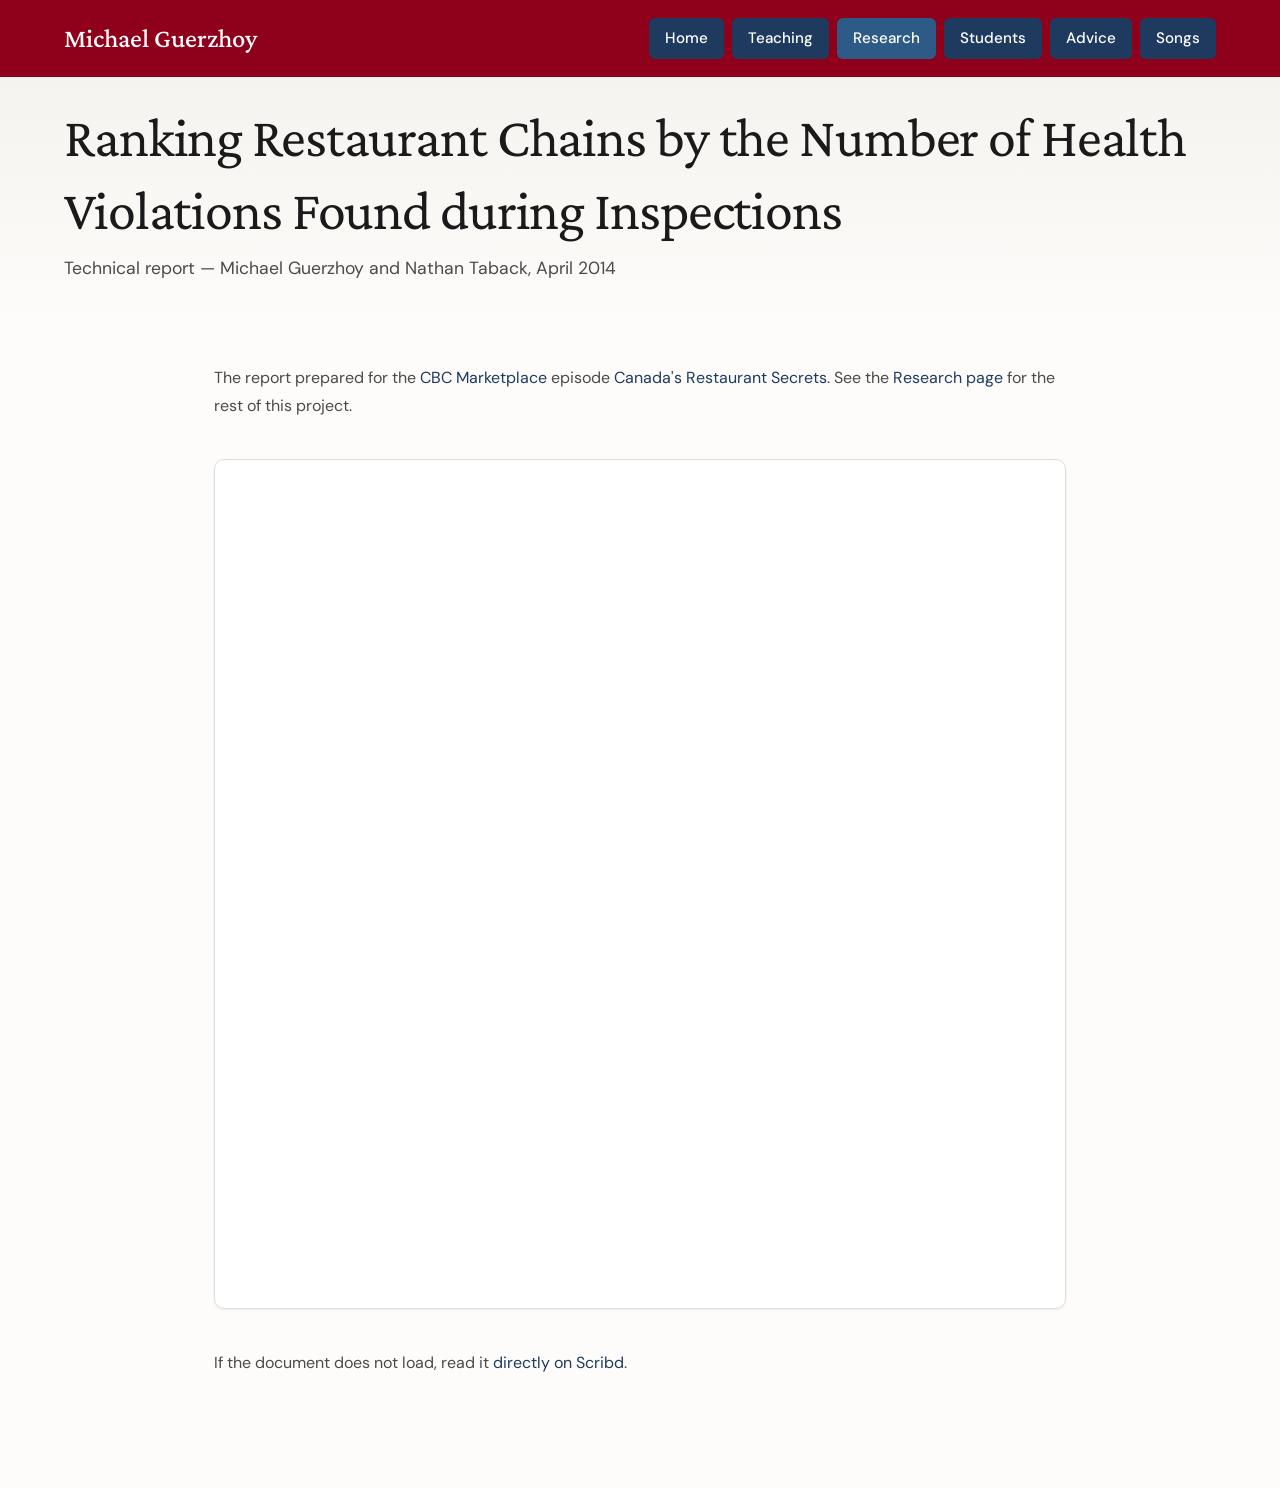
<file: scribd-embed.html>
<!DOCTYPE html>
<html lang="en">
<head>
    <meta charset="UTF-8">
    <meta name="viewport" content="width=device-width, initial-scale=1.0">
    <title>Michael Guerzhoy :: Ranking Restaurant Chains by Health Violations</title>
    <link rel="stylesheet" href="style.css">
</head>
<body>
    <!-- Header -->
    <header class="header">
        <div class="container">
            <div class="header__inner">
                <a href="index.html" class="header__brand">Michael Guerzhoy</a>
                <nav class="nav">
                    <a href="index.html" class="nav__link">Home</a>
                    <a href="teaching.html" class="nav__link">Teaching</a>
                    <a href="research.html" class="nav__link nav__link--active">Research</a>
                    <a href="students.html" class="nav__link">Students</a>
                    <a href="advice.html" class="nav__link">Advice</a>
                    <a href="songs.html" class="nav__link">Songs</a>
                </nav>
            </div>
        </div>
    </header>

    <!-- Page Header -->
    <section class="page-header">
        <div class="container">
            <h1>Ranking Restaurant Chains by the Number of Health Violations Found during Inspections</h1>
            <p class="page-header__subtitle">Technical report &mdash; Michael Guerzhoy and Nathan Taback, April 2014</p>
        </div>
    </section>

    <!-- Main Content -->
    <main class="main">
        <div class="container container--narrow">
            <p style="margin-bottom: var(--space-lg);">The report prepared for the <a href="https://www.cbc.ca/marketplace">CBC Marketplace</a> episode <a href="https://web.archive.org/web/20150519022338/http://www.cbc.ca/marketplace/episodes/2013-2014/canadas-restaurant-secrets">Canada's Restaurant Secrets</a>. See the <a href="research.html#statistics">Research page</a> for the rest of this project.</p>

            <div class="card">
                <iframe class="scribd_iframe_embed" data-aspect-ratio="0.772922022279349" data-auto-height="false" frameborder="0" height="800" id="doc_36885" scrolling="no" src="https://www.scribd.com/embeds/217706399/content?start_page=1&amp;view_mode=scroll&amp;access_key=key-11rt537loi8zwbxs1d0w&amp;show_recommendations=true" width="100%" style="display: block; border: 0;" title="Ranking Restaurant Chains by the Number of Health Violations Found during Inspections"></iframe>
            </div>

            <p style="margin-top: var(--space-lg);">If the document does not load, read it <a href="https://www.scribd.com/embeds/217706399/content?start_page=1&amp;view_mode=scroll&amp;access_key=key-11rt537loi8zwbxs1d0w&amp;show_recommendations=true">directly on Scribd</a>.</p>
        </div>
    </main>
</body>
</html>
</file>
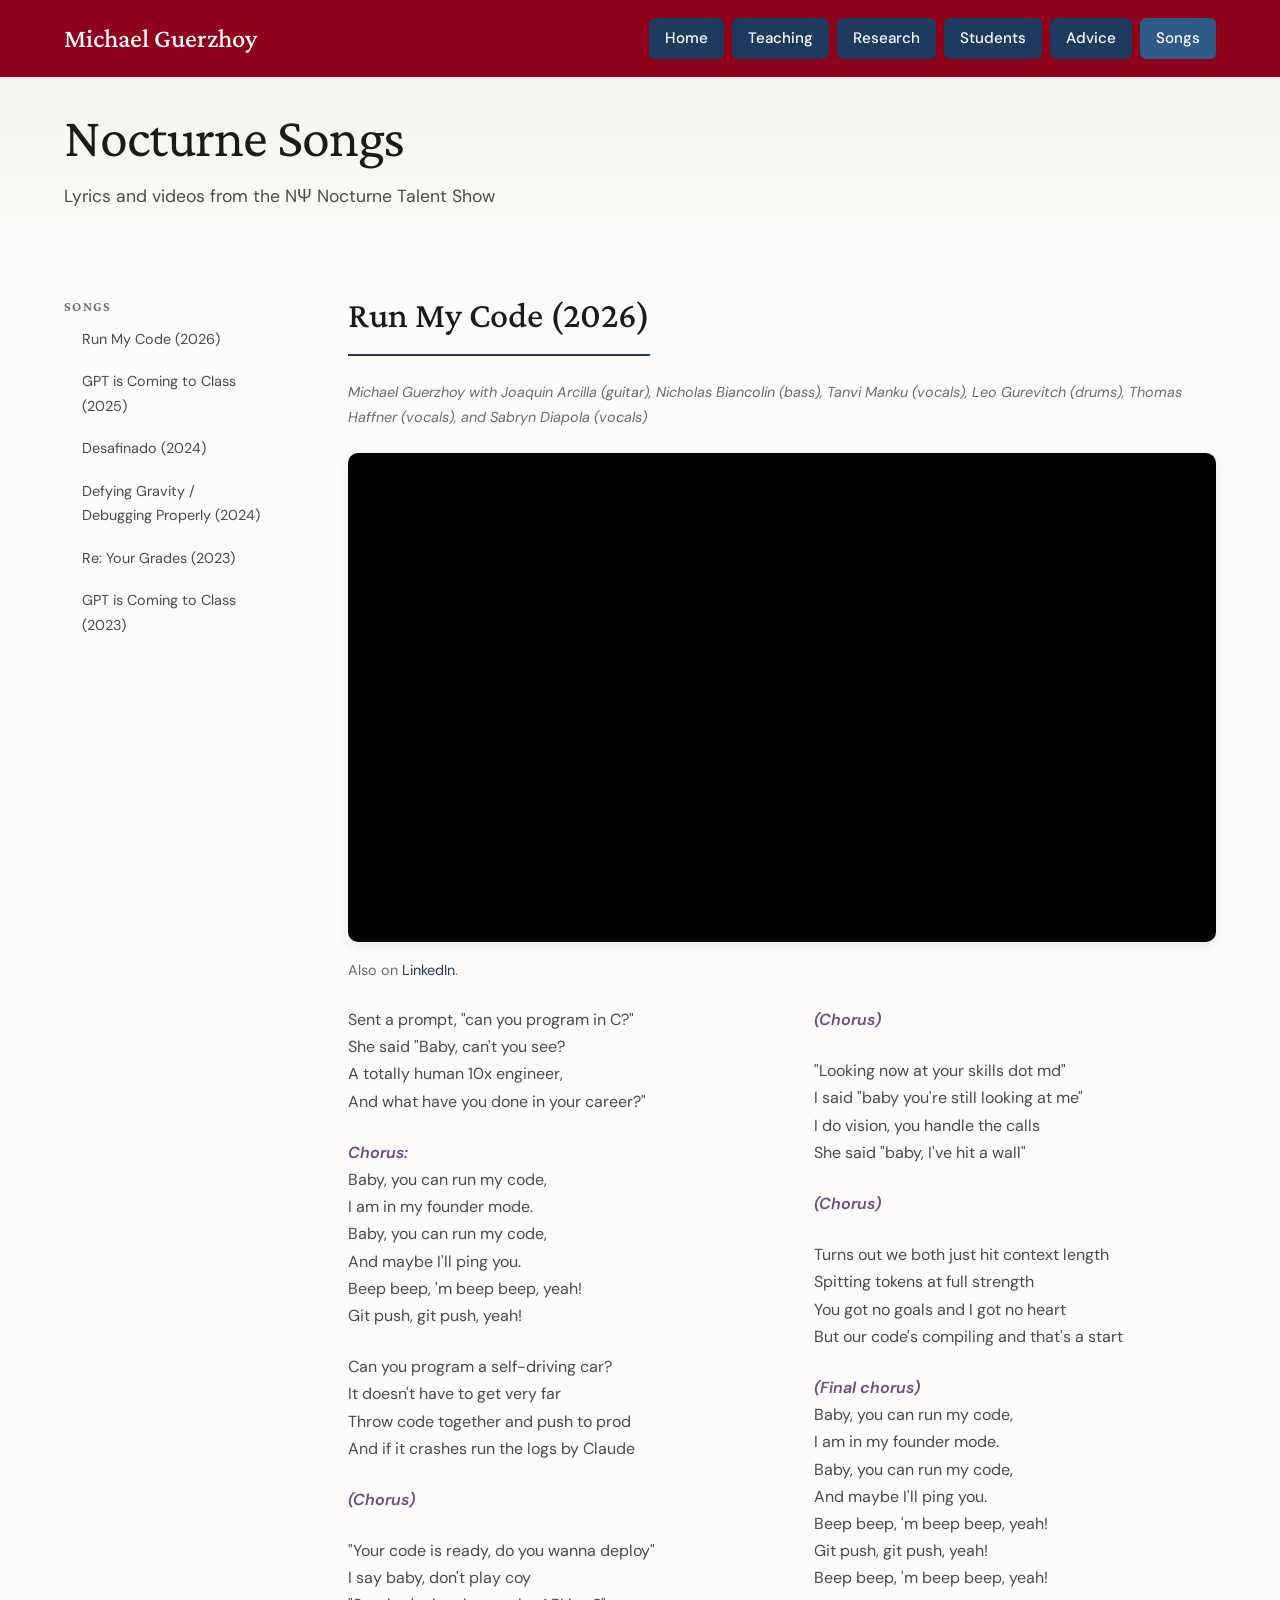
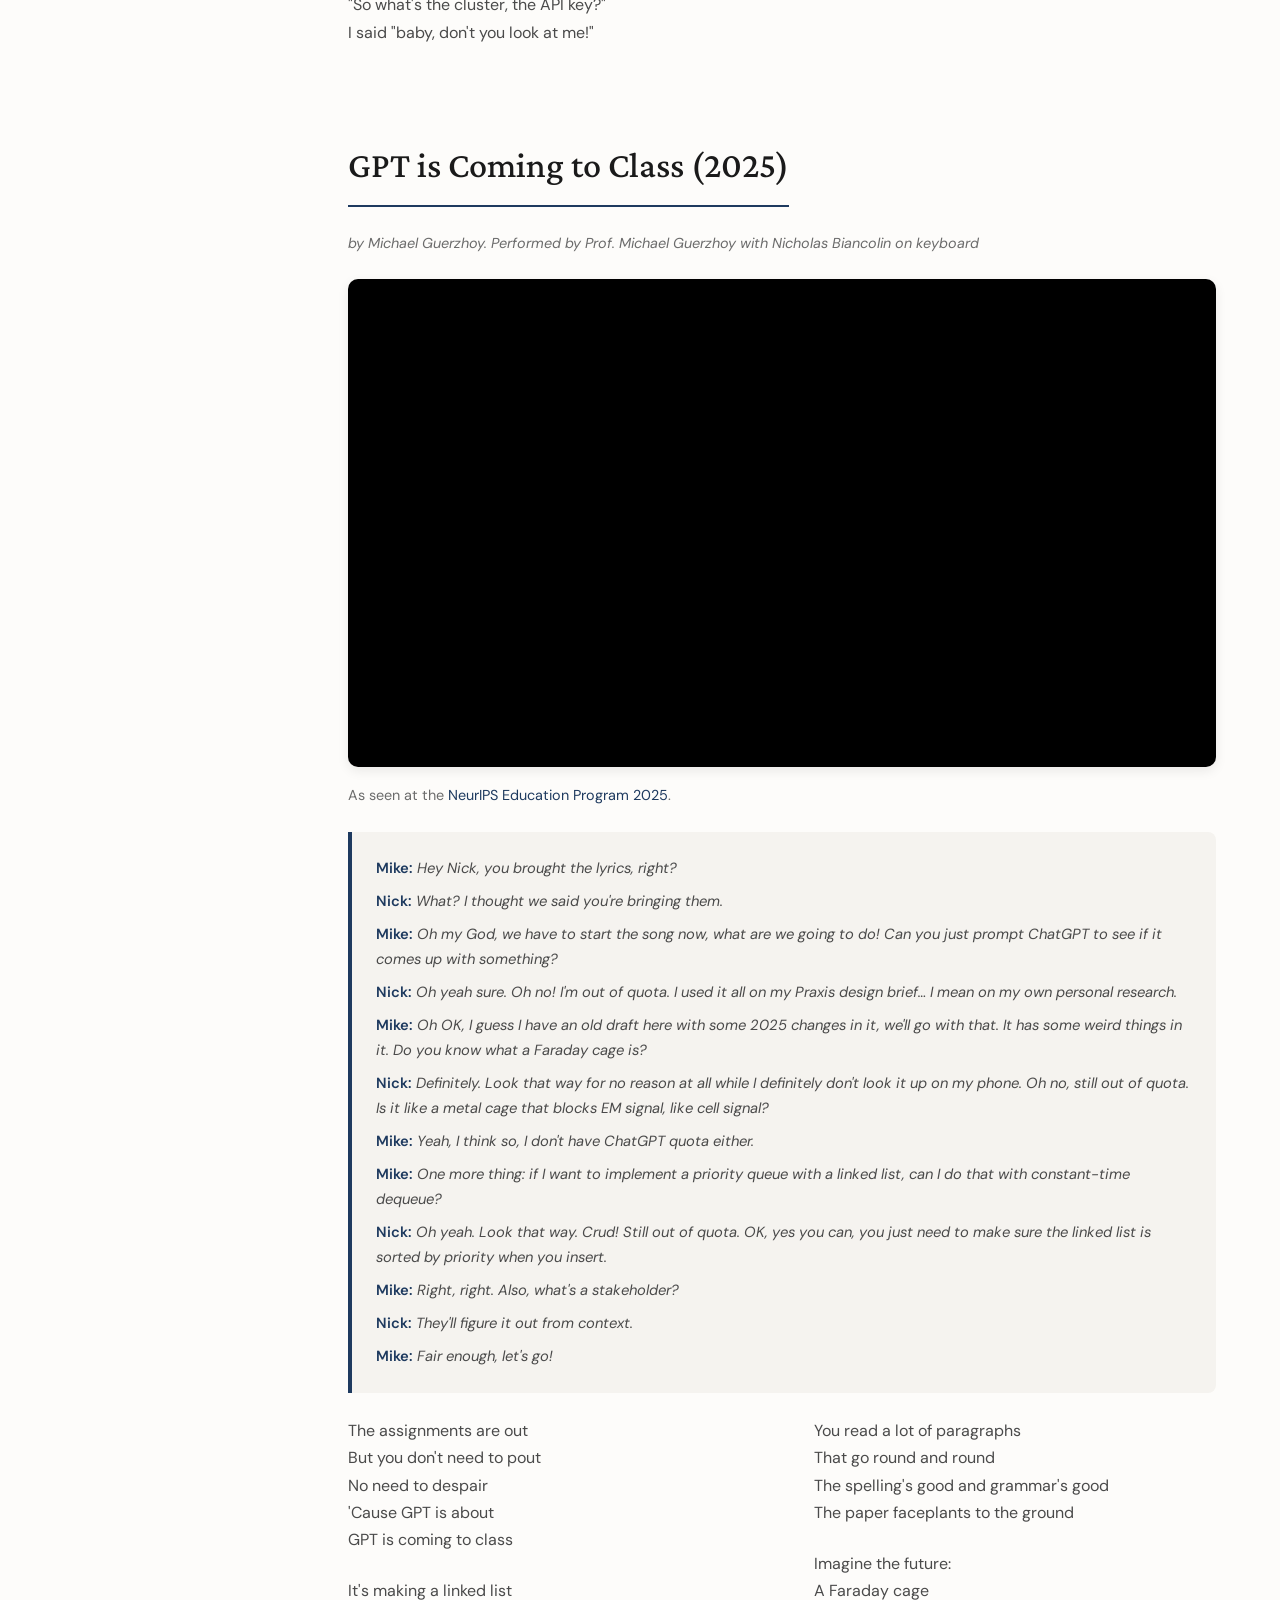
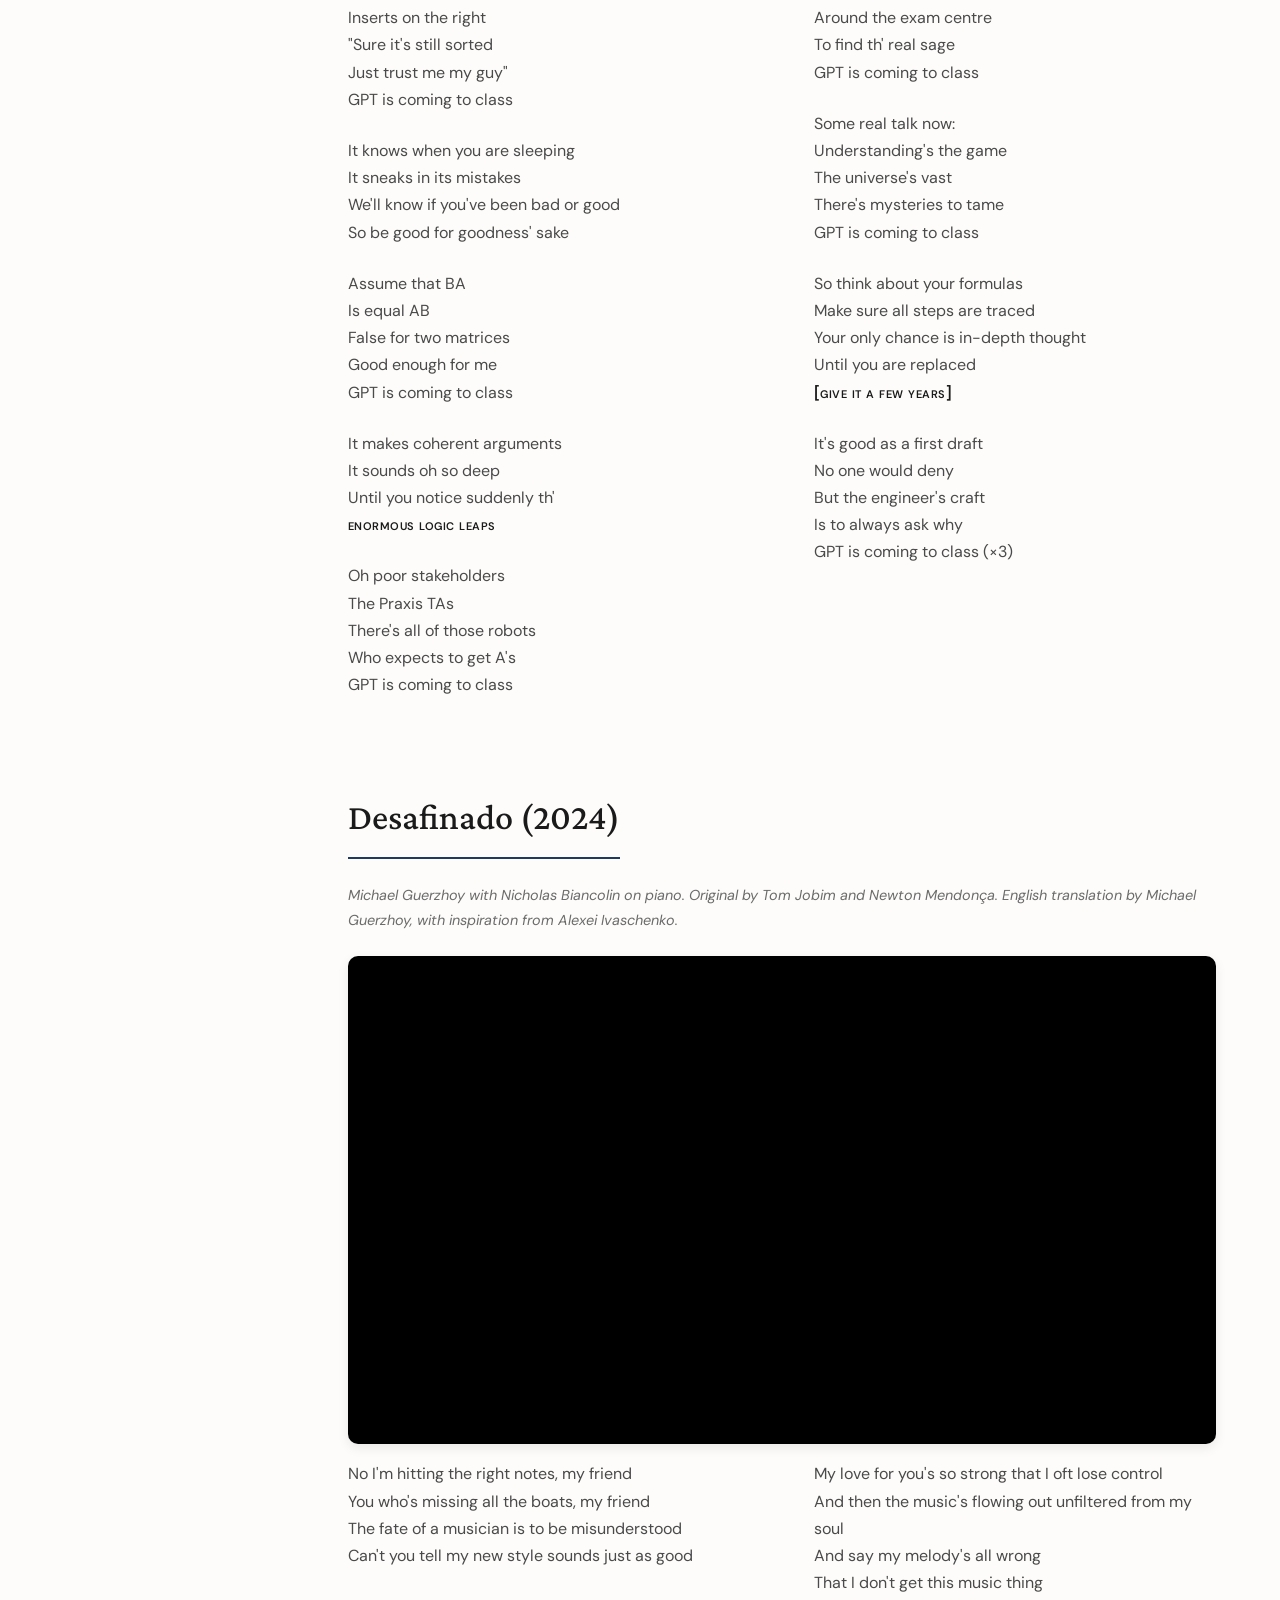
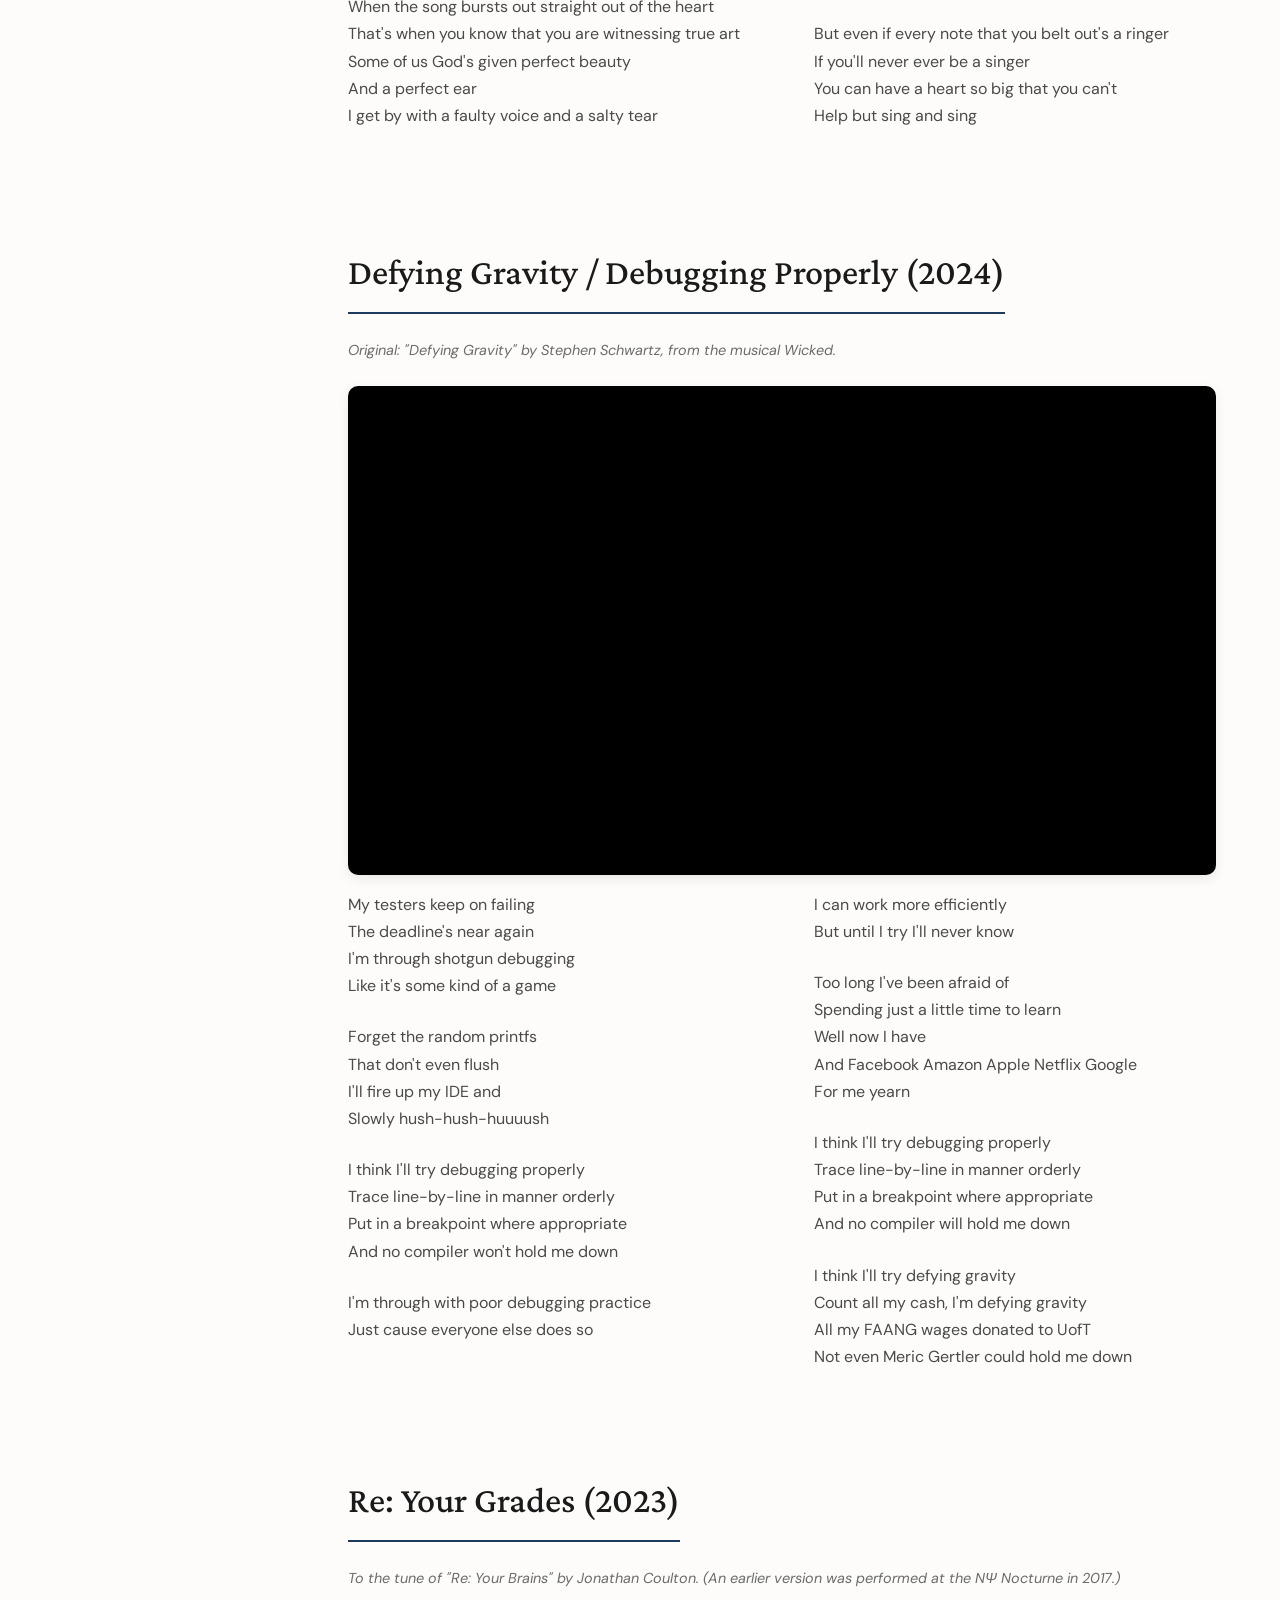
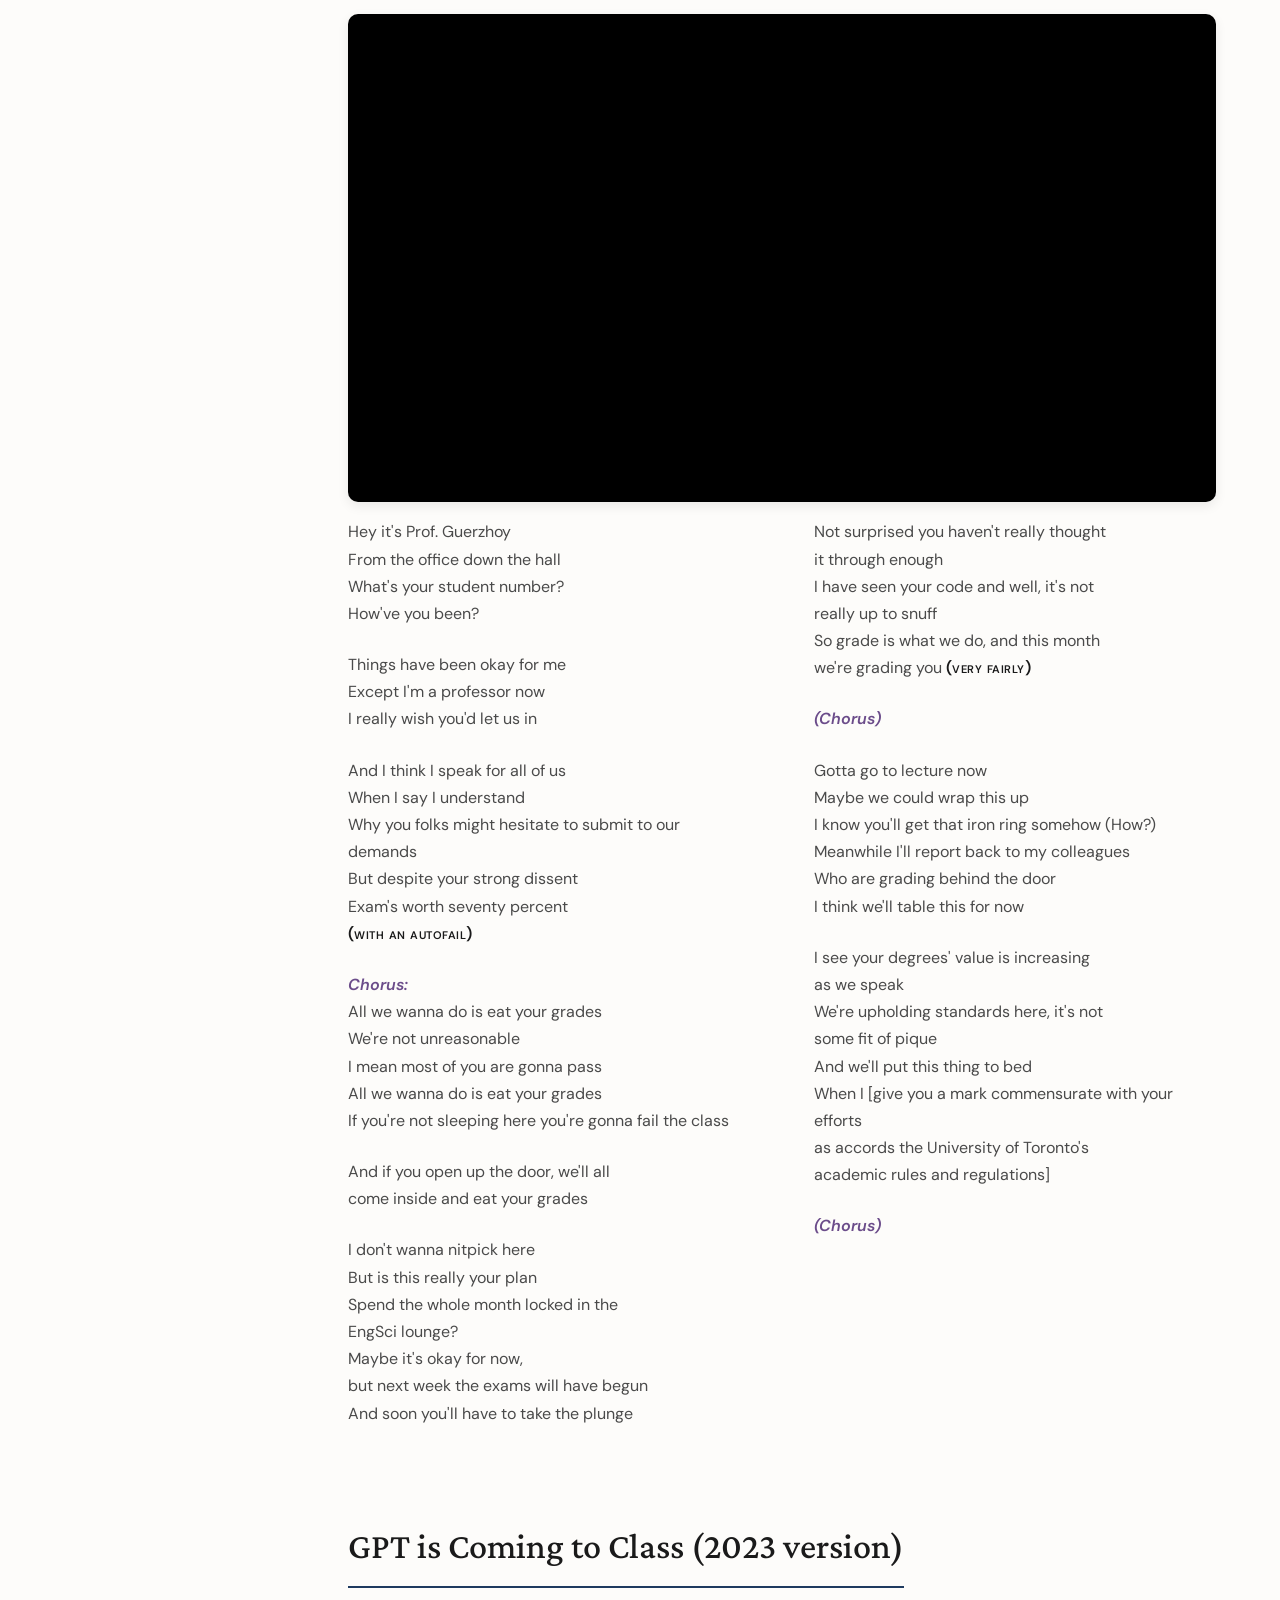
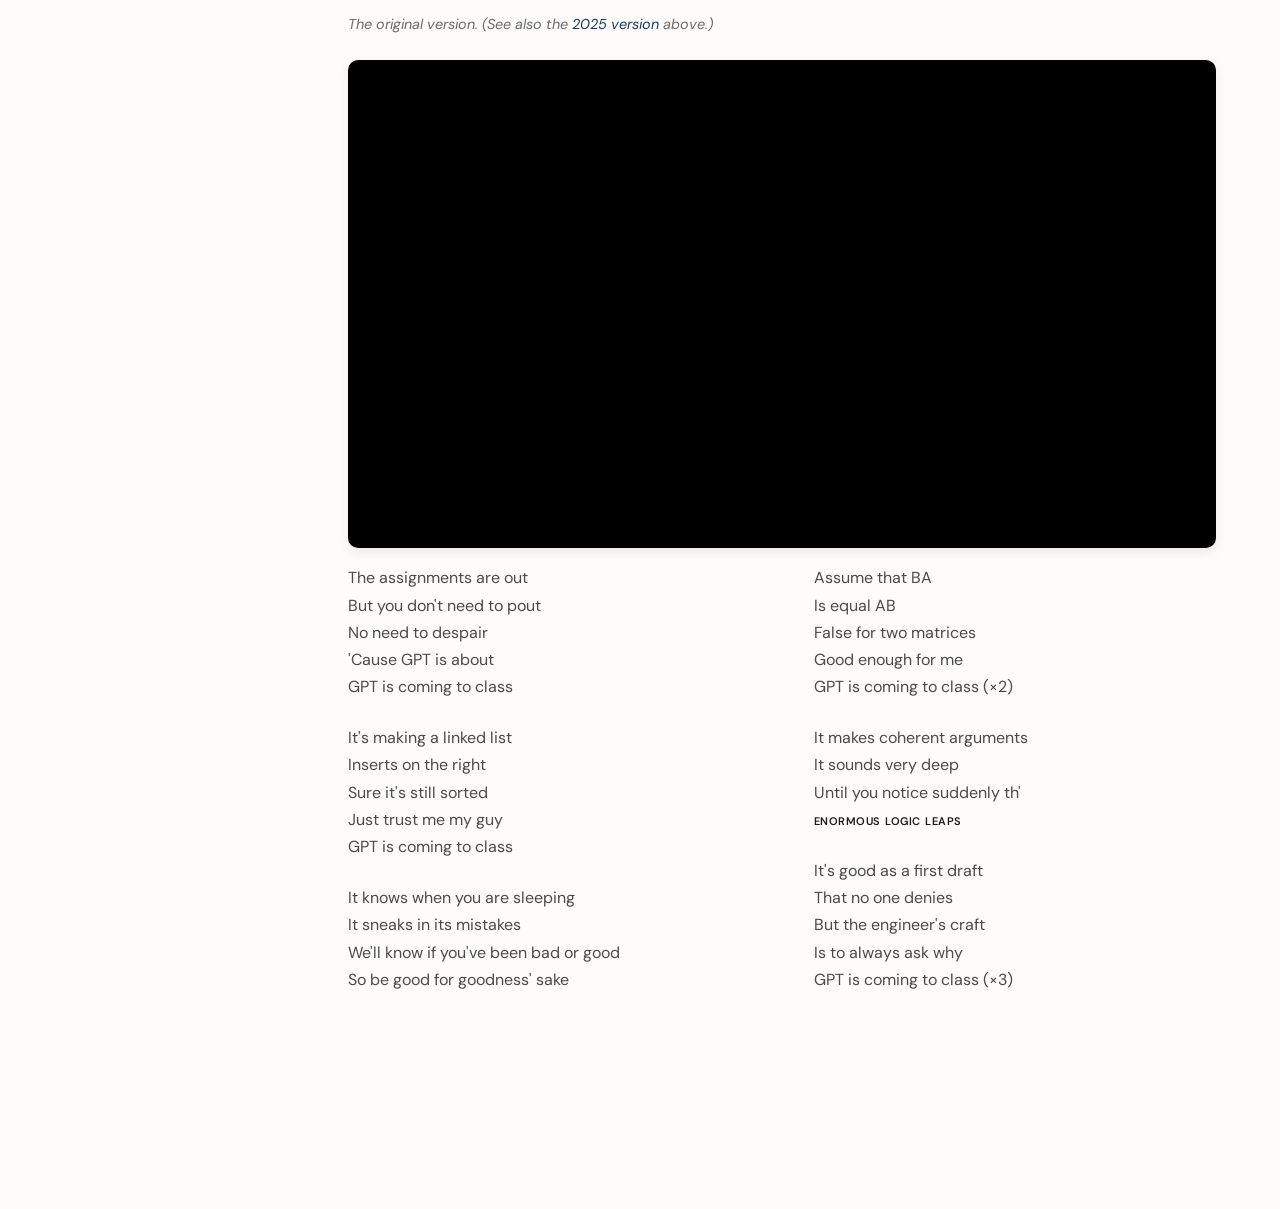
<file: songs.html>
<!DOCTYPE html>
<html lang="en">
<head>
    <meta charset="UTF-8">
    <meta name="viewport" content="width=device-width, initial-scale=1.0">
    <title>Michael Guerzhoy :: Nocturne Songs</title>
    <link rel="stylesheet" href="style.css">
</head>
<body>
    <!-- Header -->
    <header class="header">
        <div class="container">
            <div class="header__inner">
                <a href="index.html" class="header__brand">Michael Guerzhoy</a>
                <nav class="nav">
                    <a href="index.html" class="nav__link">Home</a>
                    <a href="teaching.html" class="nav__link">Teaching</a>
                    <a href="research.html" class="nav__link">Research</a>
                    <a href="students.html" class="nav__link">Students</a>
                    <a href="advice.html" class="nav__link">Advice</a>
                    <a href="songs.html" class="nav__link nav__link--active">Songs</a>
                </nav>
            </div>
        </div>
    </header>

    <!-- Page Header -->
    <div class="page-header">
        <div class="container">
            <h1>Nocturne Songs</h1>
            <p class="page-header__subtitle">Lyrics and videos from the NΨ Nocturne Talent Show</p>
        </div>
    </div>

    <!-- Main Content -->
    <main class="main">
        <div class="container">
            <div class="content-grid">
                <!-- Sidebar Navigation -->
                <aside class="sidebar">
                    <span class="sidebar__title">Songs</span>
                    <nav class="sidebar__nav">
                        <a href="#run-my-code" class="sidebar__link">Run My Code (2026)</a>
                        <a href="#gpt-2025" class="sidebar__link">GPT is Coming to Class (2025)</a>
                        <a href="#desafinado" class="sidebar__link">Desafinado (2024)</a>
                        <a href="#defying-gravity" class="sidebar__link">Defying Gravity / Debugging Properly (2024)</a>
                        <a href="#re-your-grades" class="sidebar__link">Re: Your Grades (2023)</a>
                        <a href="#gpt-2023" class="sidebar__link">GPT is Coming to Class (2023)</a>
                    </nav>
                </aside>

                <!-- Content -->
                <div class="content">

                    <!-- Run My Code -->
                    <section id="run-my-code" class="song">
                        <h2>Run My Code (2026)</h2>
                        <p class="song__credits">Michael Guerzhoy with Joaquin Arcilla (guitar), Nicholas Biancolin (bass), Tanvi Manku (vocals), Leo Gurevitch (drums), Thomas Haffner (vocals), and Sabryn Diapola (vocals)</p>
                        <div class="song__video">
                            <iframe src="https://www.youtube.com/embed/brPeQyQxsO8" title="Run My Code (2026)" allow="accelerometer; autoplay; clipboard-write; encrypted-media; gyroscope; picture-in-picture; web-share" allowfullscreen loading="lazy"></iframe>
                        </div>
                        <p class="song__links">Also on <a href="https://www.linkedin.com/feed/update/urn:li:activity:7465040667564634112/">LinkedIn</a>.</p>
                        <div class="lyrics">
                            <p class="lyrics__stanza">
                                Sent a prompt, "can you program in C?"<br>
                                She said "Baby, can't you see?<br>
                                A totally human 10x engineer,<br>
                                And what have you done in your career?"
                            </p>
                            <p class="lyrics__stanza">
                                <span class="chorus-label">Chorus:</span><br>
                                Baby, you can run my code,<br>
                                I am in my founder mode.<br>
                                Baby, you can run my code,<br>
                                And maybe I'll ping you.<br>
                                Beep beep, 'm beep beep, yeah!<br>
                                Git push, git push, yeah!
                            </p>
                            <p class="lyrics__stanza">
                                Can you program a self-driving car?<br>
                                It doesn't have to get very far<br>
                                Throw code together and push to prod<br>
                                And if it crashes run the logs by Claude
                            </p>
                            <p class="lyrics__stanza"><span class="chorus-label">(Chorus)</span></p>
                            <p class="lyrics__stanza">
                                "Your code is ready, do you wanna deploy"<br>
                                I say baby, don't play coy<br>
                                "So what's the cluster, the API key?"<br>
                                I said "baby, don't you look at me!"
                            </p>
                            <p class="lyrics__stanza"><span class="chorus-label">(Chorus)</span></p>
                            <p class="lyrics__stanza">
                                "Looking now at your skills dot md"<br>
                                I said "baby you're still looking at me"<br>
                                I do vision, you handle the calls<br>
                                She said "baby, I've hit a wall"
                            </p>
                            <p class="lyrics__stanza"><span class="chorus-label">(Chorus)</span></p>
                            <p class="lyrics__stanza">
                                Turns out we both just hit context length<br>
                                Spitting tokens at full strength<br>
                                You got no goals and I got no heart<br>
                                But our code's compiling and that's a start
                            </p>
                            <p class="lyrics__stanza">
                                <span class="chorus-label">(Final chorus)</span><br>
                                Baby, you can run my code,<br>
                                I am in my founder mode.<br>
                                Baby, you can run my code,<br>
                                And maybe I'll ping you.<br>
                                Beep beep, 'm beep beep, yeah!<br>
                                Git push, git push, yeah!<br>
                                Beep beep, 'm beep beep, yeah!
                            </p>
                        </div>
                    </section>

                    <!-- GPT is Coming to Class (2025) -->
                    <section id="gpt-2025" class="song">
                        <h2>GPT is Coming to Class (2025)</h2>
                        <p class="song__credits">by Michael Guerzhoy. Performed by Prof.&nbsp;Michael Guerzhoy with Nicholas Biancolin on keyboard</p>
                        <div class="song__video">
                            <iframe src="https://www.youtube.com/embed/GYhnBchhbbE" title="GPT is Coming to Class" allow="accelerometer; autoplay; clipboard-write; encrypted-media; gyroscope; picture-in-picture; web-share" allowfullscreen loading="lazy"></iframe>
                        </div>
                        <p class="song__links">As seen at the <a href="https://openreview.net/forum?id=NFtoVPrxXs">NeurIPS Education Program 2025</a>.</p>
                        <div class="dialogue">
                            <p><strong>Mike:</strong> Hey Nick, you brought the lyrics, right?</p>
                            <p><strong>Nick:</strong> What? I thought we said you're bringing them.</p>
                            <p><strong>Mike:</strong> Oh my God, we have to start the song now, what are we going to do! Can you just prompt ChatGPT to see if it comes up with something?</p>
                            <p><strong>Nick:</strong> Oh yeah sure. Oh no! I'm out of quota. I used it all on my Praxis design brief… I mean on my own personal research.</p>
                            <p><strong>Mike:</strong> Oh OK, I guess I have an old draft here with some 2025 changes in it, we'll go with that. It has some weird things in it. Do you know what a Faraday cage is?</p>
                            <p><strong>Nick:</strong> Definitely. Look that way for no reason at all while I definitely don't look it up on my phone. Oh no, still out of quota. Is it like a metal cage that blocks EM signal, like cell signal?</p>
                            <p><strong>Mike:</strong> Yeah, I think so, I don't have ChatGPT quota either.</p>
                            <p><strong>Mike:</strong> One more thing: if I want to implement a priority queue with a linked list, can I do that with constant-time dequeue?</p>
                            <p><strong>Nick:</strong> Oh yeah. Look that way. Crud! Still out of quota. OK, yes you can, you just need to make sure the linked list is sorted by priority when you insert.</p>
                            <p><strong>Mike:</strong> Right, right. Also, what's a stakeholder?</p>
                            <p><strong>Nick:</strong> They'll figure it out from context.</p>
                            <p><strong>Mike:</strong> Fair enough, let's go!</p>
                        </div>
                        <div class="lyrics">
                            <p class="lyrics__stanza">
                                The assignments are out<br>
                                But you don't need to pout<br>
                                No need to despair<br>
                                'Cause GPT is about<br>
                                GPT is coming to class
                            </p>
                            <p class="lyrics__stanza">
                                It's making a linked list<br>
                                Inserts on the right<br>
                                "Sure it's still sorted<br>
                                Just trust me my guy"<br>
                                GPT is coming to class
                            </p>
                            <p class="lyrics__stanza">
                                It knows when you are sleeping<br>
                                It sneaks in its mistakes<br>
                                We'll know if you've been bad or good<br>
                                So be good for goodness' sake
                            </p>
                            <p class="lyrics__stanza">
                                Assume that BA<br>
                                Is equal AB<br>
                                False for two matrices<br>
                                Good enough for me<br>
                                GPT is coming to class
                            </p>
                            <p class="lyrics__stanza">
                                It makes coherent arguments<br>
                                It sounds oh so deep<br>
                                Until you notice suddenly th'<br>
                                <span class="shout">enormous logic leaps</span>
                            </p>
                            <p class="lyrics__stanza">
                                Oh poor stakeholders<br>
                                The Praxis TAs<br>
                                There's all of those robots<br>
                                Who expects to get A's<br>
                                GPT is coming to class
                            </p>
                            <p class="lyrics__stanza">
                                You read a lot of paragraphs<br>
                                That go round and round<br>
                                The spelling's good and grammar's good<br>
                                The paper faceplants to the ground
                            </p>
                            <p class="lyrics__stanza">
                                Imagine the future:<br>
                                A Faraday cage<br>
                                Around the exam centre<br>
                                To find th' real sage<br>
                                GPT is coming to class
                            </p>
                            <p class="lyrics__stanza">
                                Some real talk now:<br>
                                Understanding's the game<br>
                                The universe's vast<br>
                                There's mysteries to tame<br>
                                GPT is coming to class
                            </p>
                            <p class="lyrics__stanza">
                                So think about your formulas<br>
                                Make sure all steps are traced<br>
                                Your only chance is in-depth thought<br>
                                Until you are replaced<br>
                                <span class="shout">[give it a few years]</span>
                            </p>
                            <p class="lyrics__stanza">
                                It's good as a first draft<br>
                                No one would deny<br>
                                But the engineer's craft<br>
                                Is to always ask why<br>
                                GPT is coming to class (×3)
                            </p>
                        </div>
                    </section>

                    <!-- Desafinado -->
                    <section id="desafinado" class="song">
                        <h2>Desafinado (2024)</h2>
                        <p class="song__credits">Michael Guerzhoy with Nicholas Biancolin on piano. Original by Tom Jobim and Newton Mendonça. English translation by Michael Guerzhoy, with inspiration from Alexei Ivaschenko.</p>
                        <div class="song__video">
                            <iframe src="https://www.youtube.com/embed/_3pJXsw185c" title="Desafinado (2024)" allow="accelerometer; autoplay; clipboard-write; encrypted-media; gyroscope; picture-in-picture; web-share" allowfullscreen loading="lazy"></iframe>
                        </div>
                        <div class="lyrics">
                            <p class="lyrics__stanza">
                                No I'm hitting the right notes, my friend<br>
                                You who's missing all the boats, my friend<br>
                                The fate of a musician is to be misunderstood<br>
                                Can't you tell my new style sounds just as good
                            </p>
                            <p class="lyrics__stanza">
                                When the song bursts out straight out of the heart<br>
                                That's when you know that you are witnessing true art<br>
                                Some of us God's given perfect beauty<br>
                                And a perfect ear<br>
                                I get by with a faulty voice and a salty tear
                            </p>
                            <p class="lyrics__stanza">
                                My love for you's so strong that I oft lose control<br>
                                And then the music's flowing out unfiltered from my soul<br>
                                And say my melody's all wrong<br>
                                That I don't get this music thing
                            </p>
                            <p class="lyrics__stanza">
                                But even if every note that you belt out's a ringer<br>
                                If you'll never ever be a singer<br>
                                You can have a heart so big that you can't<br>
                                Help but sing and sing
                            </p>
                        </div>
                    </section>

                    <!-- Defying Gravity / Debugging Properly -->
                    <section id="defying-gravity" class="song">
                        <h2>Defying Gravity / Debugging Properly (2024)</h2>
                        <p class="song__credits">Original: "Defying Gravity" by Stephen Schwartz, from the musical <em>Wicked</em>.</p>
                        <div class="song__video">
                            <iframe src="https://www.youtube.com/embed/9fpTFxcFve4" title="Defying Gravity / Debugging Properly (2024)" allow="accelerometer; autoplay; clipboard-write; encrypted-media; gyroscope; picture-in-picture; web-share" allowfullscreen loading="lazy"></iframe>
                        </div>
                        <div class="lyrics">
                            <p class="lyrics__stanza">
                                My testers keep on failing<br>
                                The deadline's near again<br>
                                I'm through shotgun debugging<br>
                                Like it's some kind of a game
                            </p>
                            <p class="lyrics__stanza">
                                Forget the random printfs<br>
                                That don't even flush<br>
                                I'll fire up my IDE and<br>
                                Slowly hush-hush-huuuush
                            </p>
                            <p class="lyrics__stanza">
                                I think I'll try debugging properly<br>
                                Trace line-by-line in manner orderly<br>
                                Put in a breakpoint where appropriate<br>
                                And no compiler won't hold me down
                            </p>
                            <p class="lyrics__stanza">
                                I'm through with poor debugging practice<br>
                                Just cause everyone else does so
                            </p>
                            <p class="lyrics__stanza">
                                I can work more efficiently<br>
                                But until I try I'll never know
                            </p>
                            <p class="lyrics__stanza">
                                Too long I've been afraid of<br>
                                Spending just a little time to learn<br>
                                Well now I have<br>
                                And Facebook Amazon Apple Netflix Google<br>
                                For me yearn
                            </p>
                            <p class="lyrics__stanza">
                                I think I'll try debugging properly<br>
                                Trace line-by-line in manner orderly<br>
                                Put in a breakpoint where appropriate<br>
                                And no compiler will hold me down
                            </p>
                            <p class="lyrics__stanza">
                                I think I'll try defying gravity<br>
                                Count all my cash, I'm defying gravity<br>
                                All my FAANG wages donated to UofT<br>
                                Not even Meric Gertler could hold me down
                            </p>
                        </div>
                    </section>

                    <!-- Re: Your Grades -->
                    <section id="re-your-grades" class="song">
                        <h2>Re: Your Grades (2023)</h2>
                        <p class="song__credits">To the tune of "Re: Your Brains" by Jonathan Coulton. (An earlier version was performed at the NΨ Nocturne in 2017.)</p>
                        <div class="song__video">
                            <iframe src="https://www.youtube.com/embed/mlA2q8Z611k" title="Re: Your Grades (2023)" allow="accelerometer; autoplay; clipboard-write; encrypted-media; gyroscope; picture-in-picture; web-share" allowfullscreen loading="lazy"></iframe>
                        </div>
                        <div class="lyrics">
                            <p class="lyrics__stanza">
                                Hey it's Prof.&nbsp;Guerzhoy<br>
                                From the office down the hall<br>
                                What's your student number?<br>
                                How've you been?
                            </p>
                            <p class="lyrics__stanza">
                                Things have been okay for me<br>
                                Except I'm a professor now<br>
                                I really wish you'd let us in
                            </p>
                            <p class="lyrics__stanza">
                                And I think I speak for all of us<br>
                                When I say I understand<br>
                                Why you folks might hesitate to submit to our demands<br>
                                But despite your strong dissent<br>
                                Exam's worth seventy percent<br>
                                <span class="shout">(with an autofail)</span>
                            </p>
                            <p class="lyrics__stanza">
                                <span class="chorus-label">Chorus:</span><br>
                                All we wanna do is eat your grades<br>
                                We're not unreasonable<br>
                                I mean most of you are gonna pass<br>
                                All we wanna do is eat your grades<br>
                                If you're not sleeping here you're gonna fail the class
                            </p>
                            <p class="lyrics__stanza">
                                And if you open up the door, we'll all<br>
                                come inside and eat your grades
                            </p>
                            <p class="lyrics__stanza">
                                I don't wanna nitpick here<br>
                                But is this really your plan<br>
                                Spend the whole month locked in the<br>
                                EngSci lounge?<br>
                                Maybe it's okay for now,<br>
                                but next week the exams will have begun<br>
                                And soon you'll have to take the plunge
                            </p>
                            <p class="lyrics__stanza">
                                Not surprised you haven't really thought<br>
                                it through enough<br>
                                I have seen your code and well, it's not<br>
                                really up to snuff<br>
                                So grade is what we do, and this month<br>
                                we're grading you <span class="shout">(very fairly)</span>
                            </p>
                            <p class="lyrics__stanza"><span class="chorus-label">(Chorus)</span></p>
                            <p class="lyrics__stanza">
                                Gotta go to lecture now<br>
                                Maybe we could wrap this up<br>
                                I know you'll get that iron ring somehow (How?)<br>
                                Meanwhile I'll report back to my colleagues<br>
                                Who are grading behind the door<br>
                                I think we'll table this for now
                            </p>
                            <p class="lyrics__stanza">
                                I see your degrees' value is increasing<br>
                                as we speak<br>
                                We're upholding standards here, it's not<br>
                                some fit of pique<br>
                                And we'll put this thing to bed<br>
                                When I [give you a mark commensurate with your efforts<br>
                                as accords the University of Toronto's<br>
                                academic rules and regulations]
                            </p>
                            <p class="lyrics__stanza"><span class="chorus-label">(Chorus)</span></p>
                        </div>
                    </section>

                    <!-- GPT is Coming to Class (2023 version) -->
                    <section id="gpt-2023" class="song">
                        <h2>GPT is Coming to Class (2023 version)</h2>
                        <p class="song__credits">The original version. (See also the <a href="#gpt-2025">2025 version</a> above.)</p>
                        <div class="song__video">
                            <iframe src="https://www.youtube.com/embed/GYhnBchhbbE?list=RDGYhnBchhbbE" title="GPT is Coming to Class (2023)" allow="accelerometer; autoplay; clipboard-write; encrypted-media; gyroscope; picture-in-picture; web-share" allowfullscreen loading="lazy"></iframe>
                        </div>
                        <div class="lyrics">
                            <p class="lyrics__stanza">
                                The assignments are out<br>
                                But you don't need to pout<br>
                                No need to despair<br>
                                'Cause GPT is about<br>
                                GPT is coming to class
                            </p>
                            <p class="lyrics__stanza">
                                It's making a linked list<br>
                                Inserts on the right<br>
                                Sure it's still sorted<br>
                                Just trust me my guy<br>
                                GPT is coming to class
                            </p>
                            <p class="lyrics__stanza">
                                It knows when you are sleeping<br>
                                It sneaks in its mistakes<br>
                                We'll know if you've been bad or good<br>
                                So be good for goodness' sake
                            </p>
                            <p class="lyrics__stanza">
                                Assume that BA<br>
                                Is equal AB<br>
                                False for two matrices<br>
                                Good enough for me<br>
                                GPT is coming to class (×2)
                            </p>
                            <p class="lyrics__stanza">
                                It makes coherent arguments<br>
                                It sounds very deep<br>
                                Until you notice suddenly th'<br>
                                <span class="shout">enormous logic leaps</span>
                            </p>
                            <p class="lyrics__stanza">
                                It's good as a first draft<br>
                                That no one denies<br>
                                But the engineer's craft<br>
                                Is to always ask why<br>
                                GPT is coming to class (×3)
                            </p>
                        </div>
                    </section>

                </div>
            </div>
        </div>
    </main>
</body>
</html>
</file>
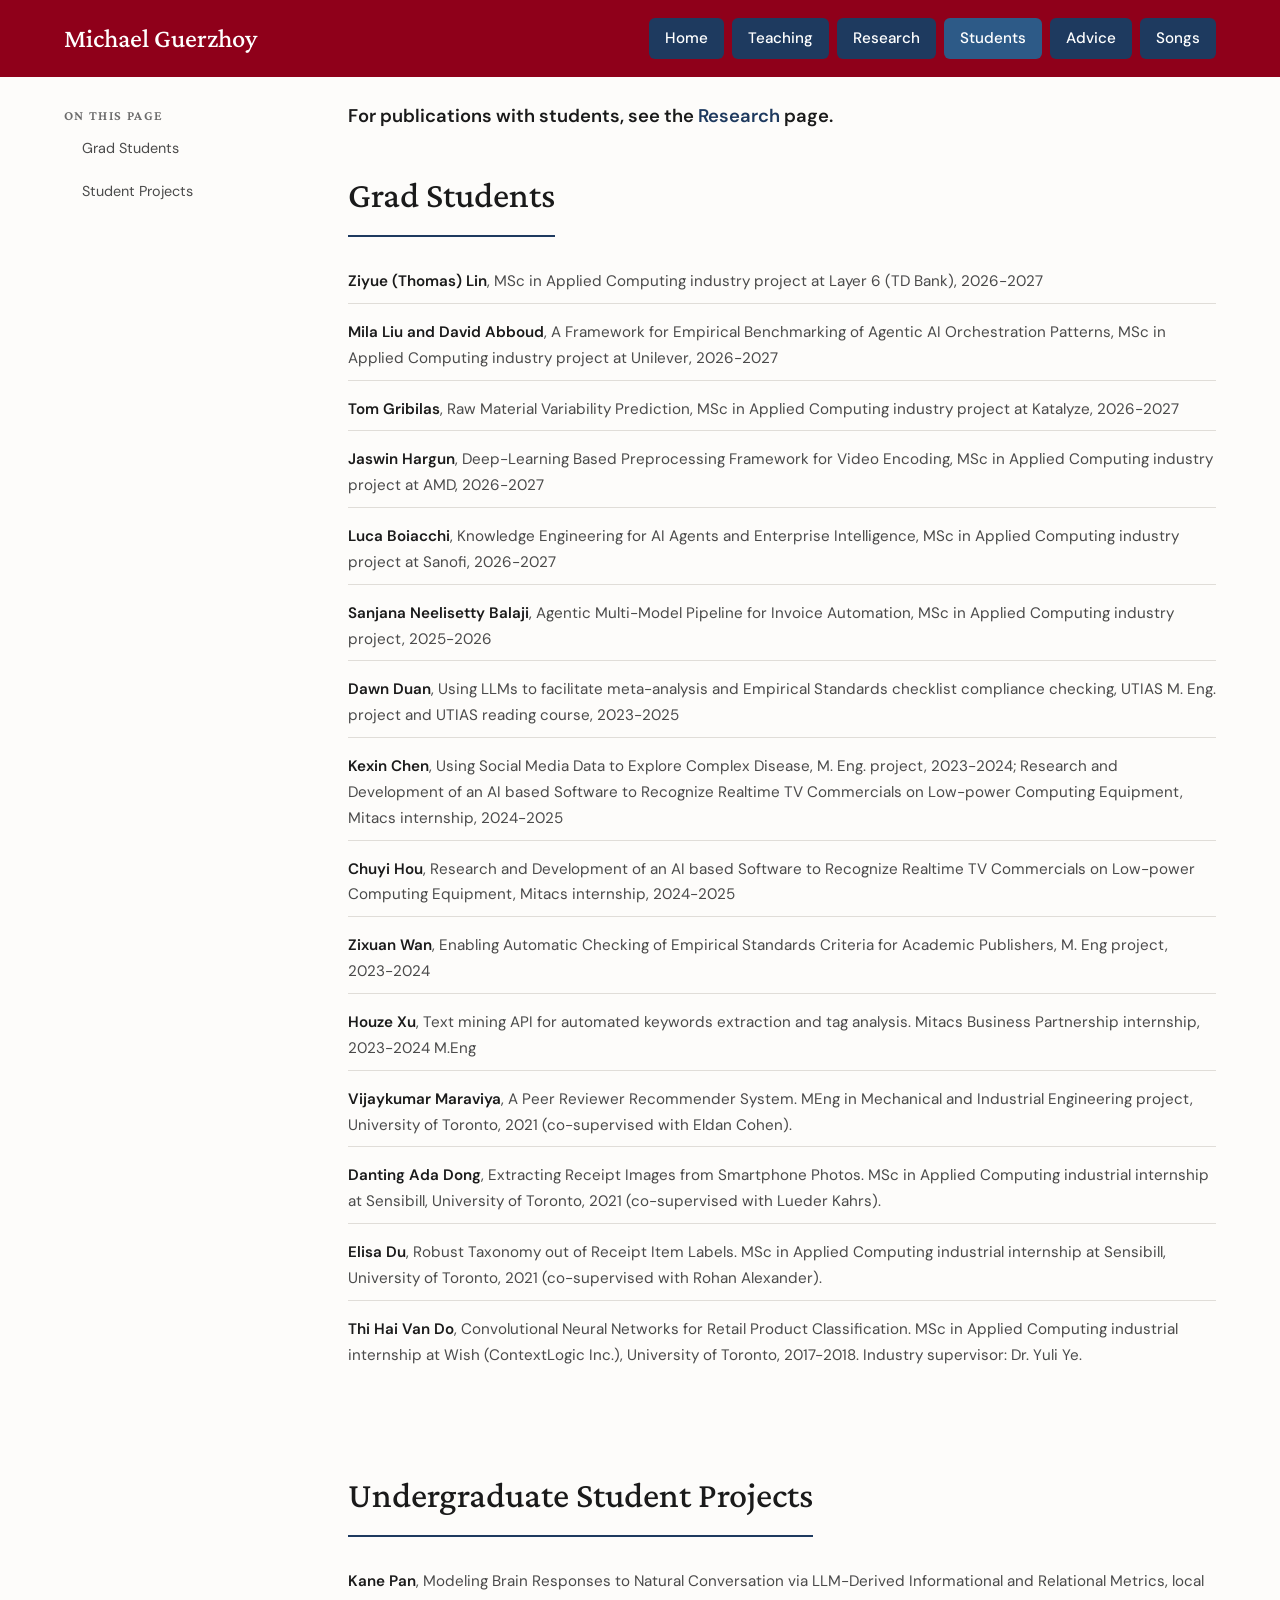
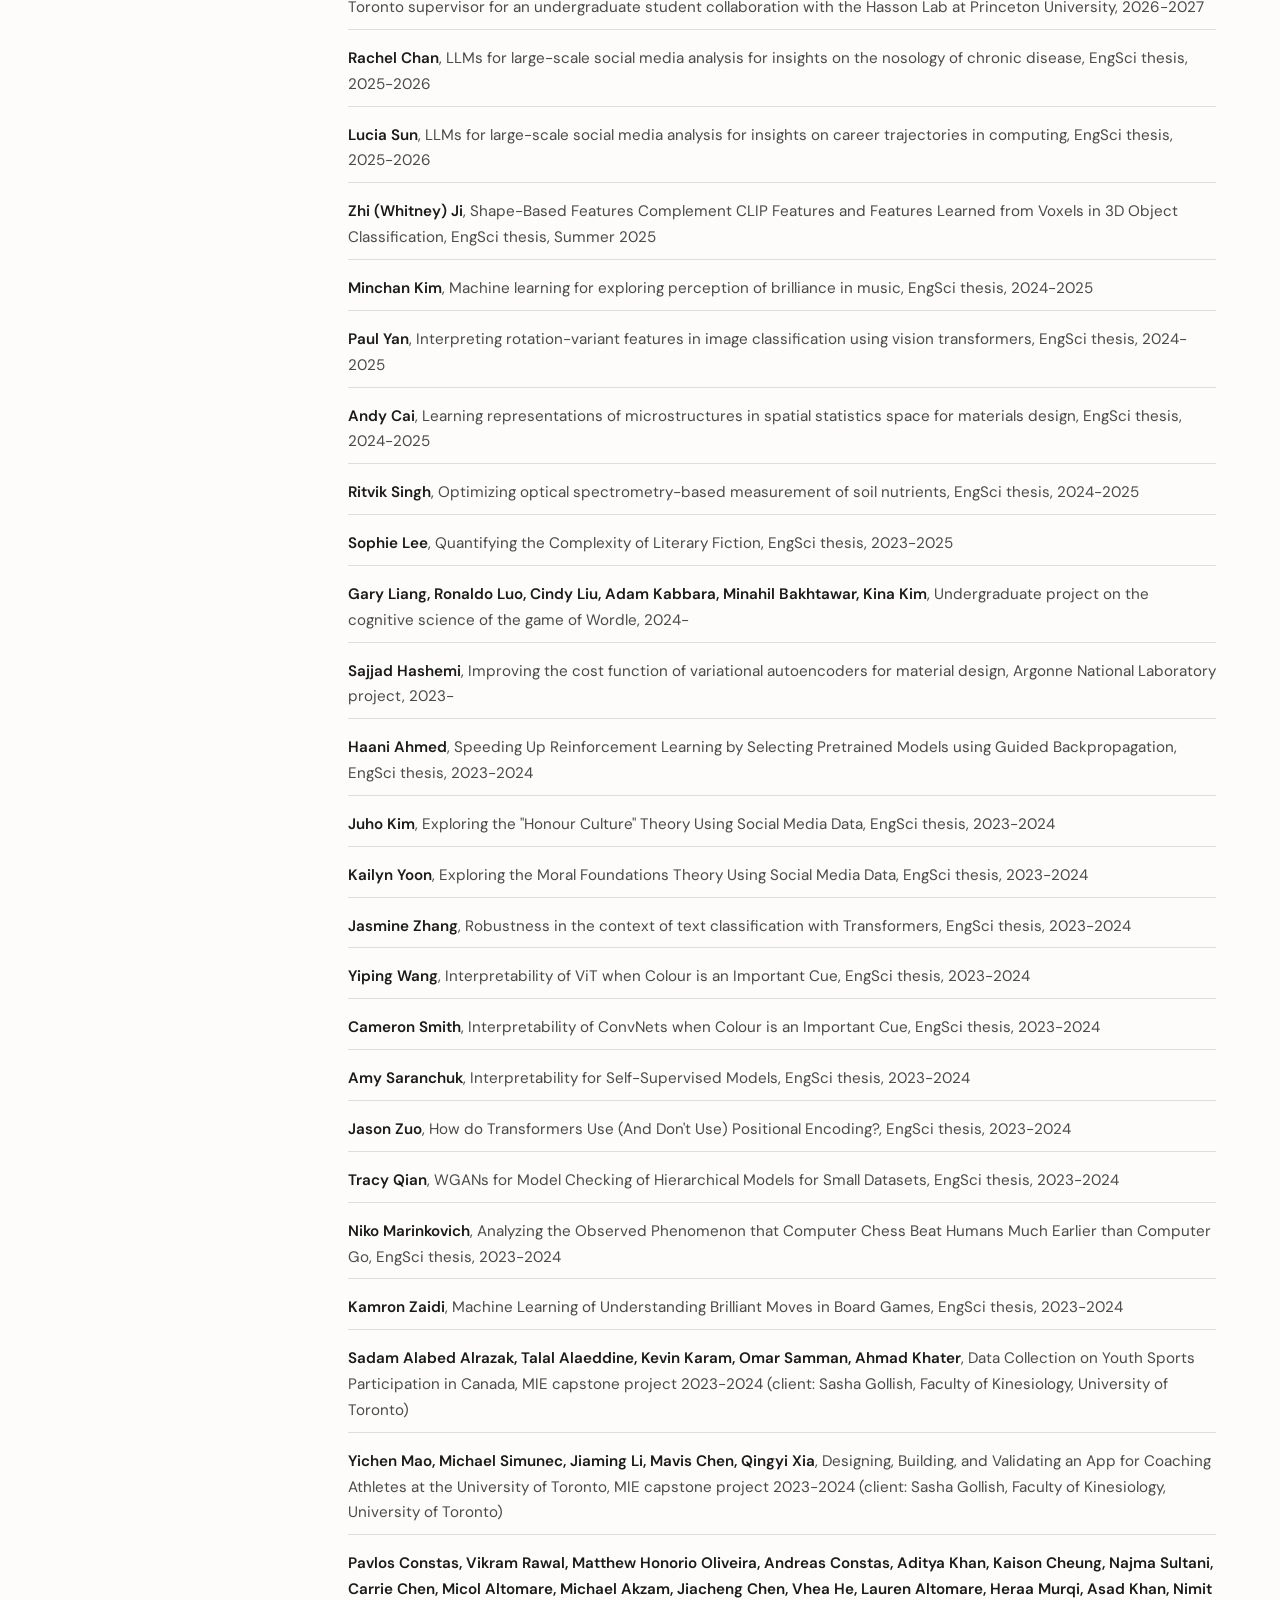
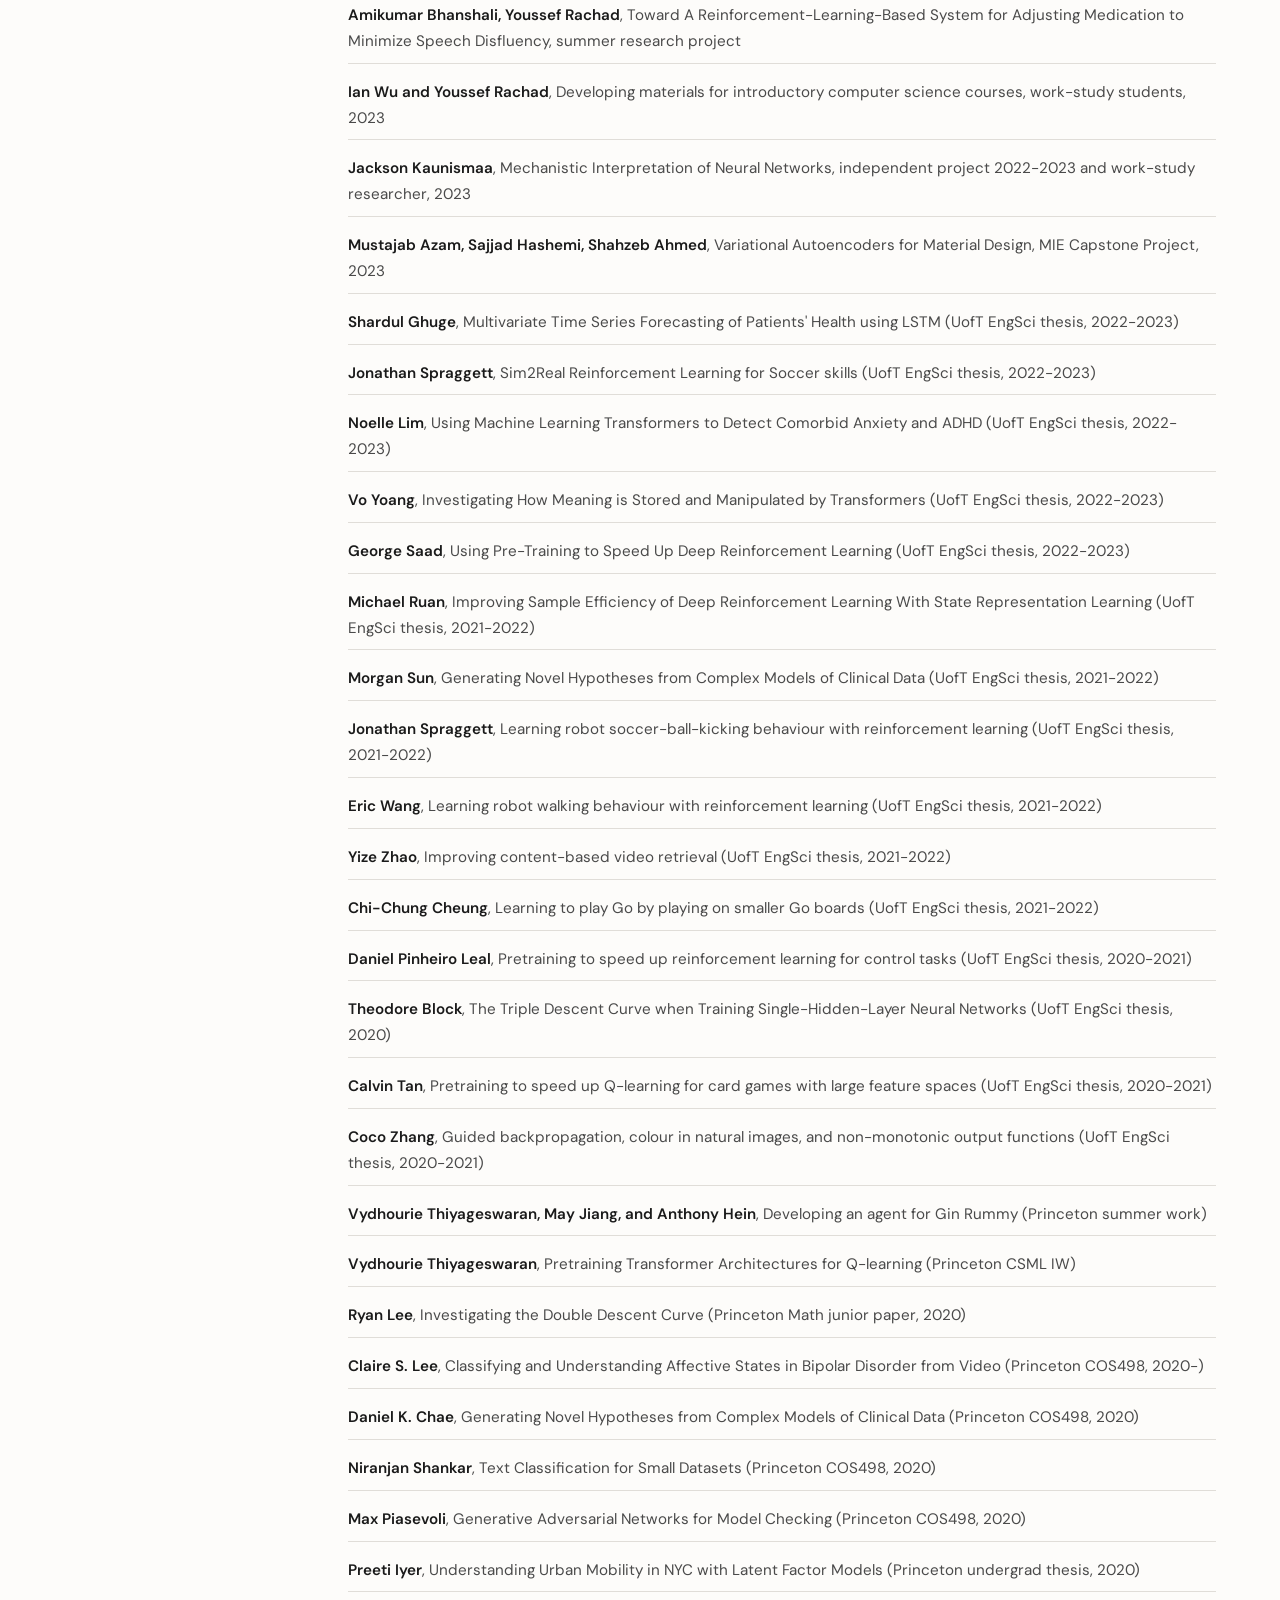
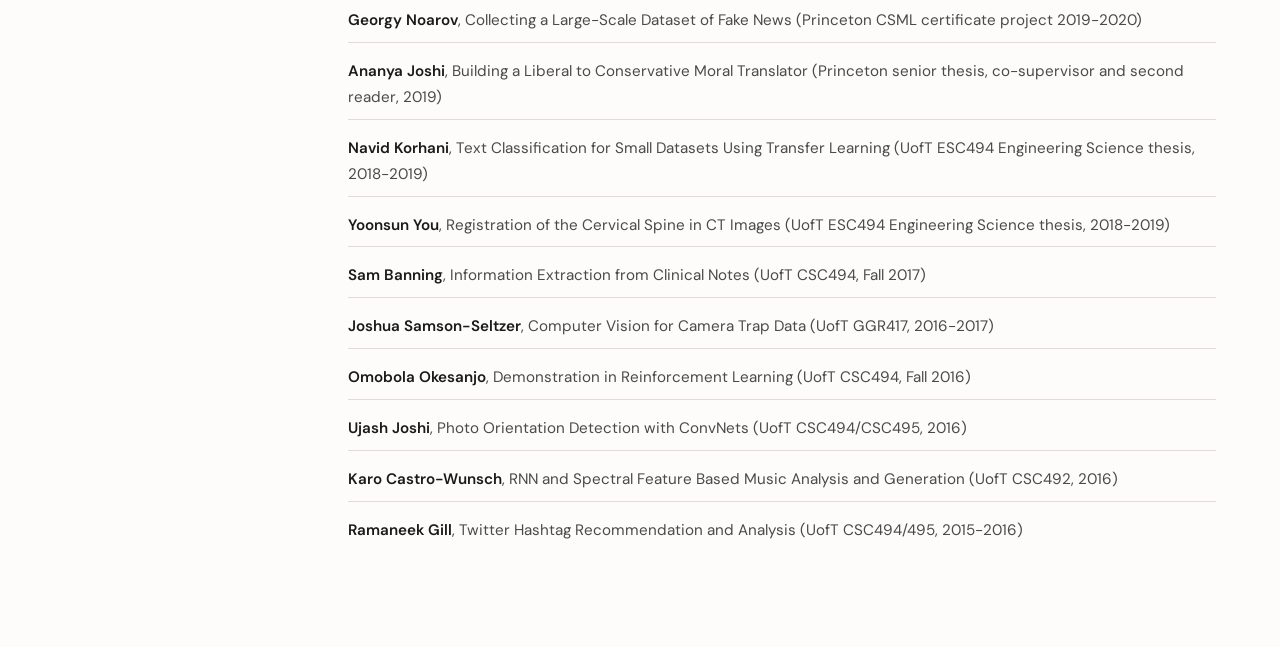
<file: students.html>
<!DOCTYPE html>
<html lang="en">
<head>
    <meta charset="UTF-8">
    <meta name="viewport" content="width=device-width, initial-scale=1.0">
    <title>Michael Guerzhoy :: Students</title>
    <link rel="stylesheet" href="style.css">
</head>
<body>
    <!-- Header -->
    <header class="header">
        <div class="container">
            <div class="header__inner">
                <a href="index.html" class="header__brand">Michael Guerzhoy</a>
                <nav class="nav">
                    <a href="index.html" class="nav__link">Home</a>
                    <a href="teaching.html" class="nav__link">Teaching</a>
                    <a href="research.html" class="nav__link">Research</a>
                    <a href="students.html" class="nav__link nav__link--active">Students</a>
                    <a href="advice.html" class="nav__link">Advice</a>
                    <a href="songs.html" class="nav__link">Songs</a>
                </nav>
            </div>
        </div>
    </header>

    <!-- Main Content -->
    <main class="main">
        <div class="container">
            <div class="content-grid">
                <!-- Sidebar Navigation -->
                <aside class="sidebar">
                    <span class="sidebar__title">On this page</span>
                    <nav class="sidebar__nav">
                        <a href="#Grad" class="sidebar__link">Grad Students</a>
                        <a href="#Undergrads" class="sidebar__link">Student Projects</a>
                    </nav>
                </aside>

                <!-- Content -->
                <div class="content">
                    <p style="margin-bottom: var(--space-lg); font-size: 1.15em;"><strong>For publications with students, see the <a href="research.html">Research</a> page.</strong></p>

                    <!-- Grad Students Section -->
                    <section id="Grad" class="section">
                        <h2>Grad Students</h2>
                        <div class="section__content student-list">
                            <div class="student-item">
                                <span class="student-item__name">Ziyue (Thomas) Lin</span>,
                                <span class="student-item__project">MSc in Applied Computing industry project at Layer 6 (TD Bank), 2026-2027</span>
                            </div>
                            <div class="student-item">
                                <span class="student-item__name">Mila Liu and David Abboud</span>,
                                <span class="student-item__project">A Framework for Empirical Benchmarking of Agentic AI Orchestration Patterns, MSc in Applied Computing industry project at Unilever, 2026-2027</span>
                            </div>
                            <div class="student-item">
                                <span class="student-item__name">Tom Gribilas</span>,
                                <span class="student-item__project">Raw Material Variability Prediction, MSc in Applied Computing industry project at Katalyze, 2026-2027</span>
                            </div>
                            <div class="student-item">
                                <span class="student-item__name">Jaswin Hargun</span>,
                                <span class="student-item__project">Deep-Learning Based Preprocessing Framework for Video Encoding, MSc in Applied Computing industry project at AMD, 2026-2027</span>
                            </div>
                            <div class="student-item">
                                <span class="student-item__name">Luca Boiacchi</span>,
                                <span class="student-item__project">Knowledge Engineering for AI Agents and Enterprise Intelligence, MSc in Applied Computing industry project at Sanofi, 2026-2027</span>
                            </div>
                            <div class="student-item">
                                <span class="student-item__name">Sanjana Neelisetty Balaji</span>,
                                <span class="student-item__project">Agentic Multi-Model Pipeline for Invoice Automation, MSc in Applied Computing industry project, 2025-2026</span>
                            </div>
                            <div class="student-item">
                                <span class="student-item__name">Dawn Duan</span>,
                                <span class="student-item__project">Using LLMs to facilitate meta-analysis and Empirical Standards checklist compliance checking, UTIAS M. Eng. project and UTIAS reading course, 2023-2025</span>
                            </div>
                            <div class="student-item">
                                <span class="student-item__name">Kexin Chen</span>,
                                <span class="student-item__project">Using Social Media Data to Explore Complex Disease, M. Eng. project, 2023-2024; Research and Development of an AI based Software to Recognize Realtime TV Commercials on Low-power Computing Equipment, Mitacs internship, 2024-2025</span>
                            </div>
                            <div class="student-item">
                                <span class="student-item__name">Chuyi Hou</span>,
                                <span class="student-item__project">Research and Development of an AI based Software to Recognize Realtime TV Commercials on Low-power Computing Equipment, Mitacs internship, 2024-2025</span>
                            </div>
                            <div class="student-item">
                                <span class="student-item__name">Zixuan Wan</span>,
                                <span class="student-item__project">Enabling Automatic Checking of Empirical Standards Criteria for Academic Publishers, M. Eng project, 2023-2024</span>
                            </div>
                            <div class="student-item">
                                <span class="student-item__name">Houze Xu</span>,
                                <span class="student-item__project">Text mining API for automated keywords extraction and tag analysis. Mitacs Business Partnership internship, 2023-2024 M.Eng</span>
                            </div>
                            <div class="student-item">
                                <span class="student-item__name">Vijaykumar Maraviya</span>,
                                <span class="student-item__project">A Peer Reviewer Recommender System. MEng in Mechanical and Industrial Engineering project, University of Toronto, 2021 (co-supervised with Eldan Cohen).</span>
                            </div>
                            <div class="student-item">
                                <span class="student-item__name">Danting Ada Dong</span>,
                                <span class="student-item__project">Extracting Receipt Images from Smartphone Photos. MSc in Applied Computing industrial internship at Sensibill, University of Toronto, 2021 (co-supervised with Lueder Kahrs).</span>
                            </div>
                            <div class="student-item">
                                <span class="student-item__name">Elisa Du</span>,
                                <span class="student-item__project">Robust Taxonomy out of Receipt Item Labels. MSc in Applied Computing industrial internship at Sensibill, University of Toronto, 2021 (co-supervised with Rohan Alexander).</span>
                            </div>
                            <div class="student-item">
                                <span class="student-item__name">Thi Hai Van Do</span>,
                                <span class="student-item__project">Convolutional Neural Networks for Retail Product Classification. MSc in Applied Computing industrial internship at Wish (ContextLogic Inc.), University of Toronto, 2017-2018. Industry supervisor: Dr. Yuli Ye.</span>
                            </div>
                        </div>
                    </section>

                    <!-- Undergraduate Student Projects -->
                    <section id="Undergrads" class="section">
                        <h2>Undergraduate Student Projects</h2>
                        <div class="section__content student-list">
                            <div class="student-item"><span class="student-item__name">Kane Pan</span>, <span class="student-item__project">Modeling Brain Responses to Natural Conversation via LLM-Derived Informational and Relational Metrics, local Toronto supervisor for an undergraduate student collaboration with the Hasson Lab at Princeton University, 2026-2027</span></div>
                            <div class="student-item"><span class="student-item__name">Rachel Chan</span>, <span class="student-item__project">LLMs for large-scale social media analysis for insights on the nosology of chronic disease, EngSci thesis, 2025-2026</span></div>
                            <div class="student-item"><span class="student-item__name">Lucia Sun</span>, <span class="student-item__project">LLMs for large-scale social media analysis for insights on career trajectories in computing, EngSci thesis, 2025-2026</span></div>
                            <div class="student-item"><span class="student-item__name">Zhi (Whitney) Ji</span>, <span class="student-item__project">Shape-Based Features Complement CLIP Features and Features Learned from Voxels in 3D Object Classification, EngSci thesis, Summer 2025</span></div>
                            <div class="student-item"><span class="student-item__name">Minchan Kim</span>, <span class="student-item__project">Machine learning for exploring perception of brilliance in music, EngSci thesis, 2024-2025</span></div>
                            <div class="student-item"><span class="student-item__name">Paul Yan</span>, <span class="student-item__project">Interpreting rotation-variant features in image classification using vision transformers, EngSci thesis, 2024-2025</span></div>
                            <div class="student-item"><span class="student-item__name">Andy Cai</span>, <span class="student-item__project">Learning representations of microstructures in spatial statistics space for materials design, EngSci thesis, 2024-2025</span></div>
                            <div class="student-item"><span class="student-item__name">Ritvik Singh</span>, <span class="student-item__project">Optimizing optical spectrometry-based measurement of soil nutrients, EngSci thesis, 2024-2025</span></div>
                            <div class="student-item"><span class="student-item__name">Sophie Lee</span>, <span class="student-item__project">Quantifying the Complexity of Literary Fiction, EngSci thesis, 2023-2025</span></div>
                            <div class="student-item"><span class="student-item__name">Gary Liang, Ronaldo Luo, Cindy Liu, Adam Kabbara, Minahil Bakhtawar, Kina Kim</span>, <span class="student-item__project">Undergraduate project on the cognitive science of the game of Wordle, 2024-</span></div>
                            <div class="student-item"><span class="student-item__name">Sajjad Hashemi</span>, <span class="student-item__project">Improving the cost function of variational autoencoders for material design, Argonne National Laboratory project, 2023-</span></div>
                            <div class="student-item"><span class="student-item__name">Haani Ahmed</span>, <span class="student-item__project">Speeding Up Reinforcement Learning by Selecting Pretrained Models using Guided Backpropagation, EngSci thesis, 2023-2024</span></div>
                            <div class="student-item"><span class="student-item__name">Juho Kim</span>, <span class="student-item__project">Exploring the "Honour Culture" Theory Using Social Media Data, EngSci thesis, 2023-2024</span></div>
                            <div class="student-item"><span class="student-item__name">Kailyn Yoon</span>, <span class="student-item__project">Exploring the Moral Foundations Theory Using Social Media Data, EngSci thesis, 2023-2024</span></div>
                            <div class="student-item"><span class="student-item__name">Jasmine Zhang</span>, <span class="student-item__project">Robustness in the context of text classification with Transformers, EngSci thesis, 2023-2024</span></div>
                            <div class="student-item"><span class="student-item__name">Yiping Wang</span>, <span class="student-item__project">Interpretability of ViT when Colour is an Important Cue, EngSci thesis, 2023-2024</span></div>
                            <div class="student-item"><span class="student-item__name">Cameron Smith</span>, <span class="student-item__project">Interpretability of ConvNets when Colour is an Important Cue, EngSci thesis, 2023-2024</span></div>
                            <div class="student-item"><span class="student-item__name">Amy Saranchuk</span>, <span class="student-item__project">Interpretability for Self-Supervised Models, EngSci thesis, 2023-2024</span></div>
                            <div class="student-item"><span class="student-item__name">Jason Zuo</span>, <span class="student-item__project">How do Transformers Use (And Don't Use) Positional Encoding?, EngSci thesis, 2023-2024</span></div>
                            <div class="student-item"><span class="student-item__name">Tracy Qian</span>, <span class="student-item__project">WGANs for Model Checking of Hierarchical Models for Small Datasets, EngSci thesis, 2023-2024</span></div>
                            <div class="student-item"><span class="student-item__name">Niko Marinkovich</span>, <span class="student-item__project">Analyzing the Observed Phenomenon that Computer Chess Beat Humans Much Earlier than Computer Go, EngSci thesis, 2023-2024</span></div>
                            <div class="student-item"><span class="student-item__name">Kamron Zaidi</span>, <span class="student-item__project">Machine Learning of Understanding Brilliant Moves in Board Games, EngSci thesis, 2023-2024</span></div>
                            <div class="student-item"><span class="student-item__name">Sadam Alabed Alrazak, Talal Alaeddine, Kevin Karam, Omar Samman, Ahmad Khater</span>, <span class="student-item__project">Data Collection on Youth Sports Participation in Canada, MIE capstone project 2023-2024 (client: Sasha Gollish, Faculty of Kinesiology, University of Toronto)</span></div>
                            <div class="student-item"><span class="student-item__name">Yichen Mao, Michael Simunec, Jiaming Li, Mavis Chen, Qingyi Xia</span>, <span class="student-item__project">Designing, Building, and Validating an App for Coaching Athletes at the University of Toronto, MIE capstone project 2023-2024 (client: Sasha Gollish, Faculty of Kinesiology, University of Toronto)</span></div>
                            <div class="student-item"><span class="student-item__name">Pavlos Constas, Vikram Rawal, Matthew Honorio Oliveira, Andreas Constas, Aditya Khan, Kaison Cheung, Najma Sultani, Carrie Chen, Micol Altomare, Michael Akzam, Jiacheng Chen, Vhea He, Lauren Altomare, Heraa Murqi, Asad Khan, Nimit Amikumar Bhanshali, Youssef Rachad</span>, <span class="student-item__project">Toward A Reinforcement-Learning-Based System for Adjusting Medication to Minimize Speech Disfluency, summer research project</span></div>
                            <div class="student-item"><span class="student-item__name">Ian Wu and Youssef Rachad</span>, <span class="student-item__project">Developing materials for introductory computer science courses, work-study students, 2023</span></div>
                            <div class="student-item"><span class="student-item__name">Jackson Kaunismaa</span>, <span class="student-item__project">Mechanistic Interpretation of Neural Networks, independent project 2022-2023 and work-study researcher, 2023</span></div>
                            <div class="student-item"><span class="student-item__name">Mustajab Azam, Sajjad Hashemi, Shahzeb Ahmed</span>, <span class="student-item__project">Variational Autoencoders for Material Design, MIE Capstone Project, 2023</span></div>
                            <div class="student-item"><span class="student-item__name">Shardul Ghuge</span>, <span class="student-item__project">Multivariate Time Series Forecasting of Patients' Health using LSTM (UofT EngSci thesis, 2022-2023)</span></div>
                            <div class="student-item"><span class="student-item__name">Jonathan Spraggett</span>, <span class="student-item__project">Sim2Real Reinforcement Learning for Soccer skills (UofT EngSci thesis, 2022-2023)</span></div>
                            <div class="student-item"><span class="student-item__name">Noelle Lim</span>, <span class="student-item__project">Using Machine Learning Transformers to Detect Comorbid Anxiety and ADHD (UofT EngSci thesis, 2022-2023)</span></div>
                            <div class="student-item"><span class="student-item__name">Vo Yoang</span>, <span class="student-item__project">Investigating How Meaning is Stored and Manipulated by Transformers (UofT EngSci thesis, 2022-2023)</span></div>
                            <div class="student-item"><span class="student-item__name">George Saad</span>, <span class="student-item__project">Using Pre-Training to Speed Up Deep Reinforcement Learning (UofT EngSci thesis, 2022-2023)</span></div>
                            <div class="student-item"><span class="student-item__name">Michael Ruan</span>, <span class="student-item__project">Improving Sample Efficiency of Deep Reinforcement Learning With State Representation Learning (UofT EngSci thesis, 2021-2022)</span></div>
                            <div class="student-item"><span class="student-item__name">Morgan Sun</span>, <span class="student-item__project">Generating Novel Hypotheses from Complex Models of Clinical Data (UofT EngSci thesis, 2021-2022)</span></div>
                            <div class="student-item"><span class="student-item__name">Jonathan Spraggett</span>, <span class="student-item__project">Learning robot soccer-ball-kicking behaviour with reinforcement learning (UofT EngSci thesis, 2021-2022)</span></div>
                            <div class="student-item"><span class="student-item__name">Eric Wang</span>, <span class="student-item__project">Learning robot walking behaviour with reinforcement learning (UofT EngSci thesis, 2021-2022)</span></div>
                            <div class="student-item"><span class="student-item__name">Yize Zhao</span>, <span class="student-item__project">Improving content-based video retrieval (UofT EngSci thesis, 2021-2022)</span></div>
                            <div class="student-item"><span class="student-item__name">Chi-Chung Cheung</span>, <span class="student-item__project">Learning to play Go by playing on smaller Go boards (UofT EngSci thesis, 2021-2022)</span></div>
                            <div class="student-item"><span class="student-item__name">Daniel Pinheiro Leal</span>, <span class="student-item__project">Pretraining to speed up reinforcement learning for control tasks (UofT EngSci thesis, 2020-2021)</span></div>
                            <div class="student-item"><span class="student-item__name">Theodore Block</span>, <span class="student-item__project">The Triple Descent Curve when Training Single-Hidden-Layer Neural Networks (UofT EngSci thesis, 2020)</span></div>
                            <div class="student-item"><span class="student-item__name">Calvin Tan</span>, <span class="student-item__project">Pretraining to speed up Q-learning for card games with large feature spaces (UofT EngSci thesis, 2020-2021)</span></div>
                            <div class="student-item"><span class="student-item__name">Coco Zhang</span>, <span class="student-item__project">Guided backpropagation, colour in natural images, and non-monotonic output functions (UofT EngSci thesis, 2020-2021)</span></div>
                            <div class="student-item"><span class="student-item__name">Vydhourie Thiyageswaran, May Jiang, and Anthony Hein</span>, <span class="student-item__project">Developing an agent for Gin Rummy (Princeton summer work)</span></div>
                            <div class="student-item"><span class="student-item__name">Vydhourie Thiyageswaran</span>, <span class="student-item__project">Pretraining Transformer Architectures for Q-learning (Princeton CSML IW)</span></div>
                            <div class="student-item"><span class="student-item__name">Ryan Lee</span>, <span class="student-item__project">Investigating the Double Descent Curve (Princeton Math junior paper, 2020)</span></div>
                            <div class="student-item"><span class="student-item__name">Claire S. Lee</span>, <span class="student-item__project">Classifying and Understanding Affective States in Bipolar Disorder from Video (Princeton COS498, 2020-)</span></div>
                            <div class="student-item"><span class="student-item__name">Daniel K. Chae</span>, <span class="student-item__project">Generating Novel Hypotheses from Complex Models of Clinical Data (Princeton COS498, 2020)</span></div>
                            <div class="student-item"><span class="student-item__name">Niranjan Shankar</span>, <span class="student-item__project">Text Classification for Small Datasets (Princeton COS498, 2020)</span></div>
                            <div class="student-item"><span class="student-item__name">Max Piasevoli</span>, <span class="student-item__project">Generative Adversarial Networks for Model Checking (Princeton COS498, 2020)</span></div>
                            <div class="student-item"><span class="student-item__name">Preeti Iyer</span>, <span class="student-item__project">Understanding Urban Mobility in NYC with Latent Factor Models (Princeton undergrad thesis, 2020)</span></div>
                            <div class="student-item"><span class="student-item__name">Georgy Noarov</span>, <span class="student-item__project">Collecting a Large-Scale Dataset of Fake News (Princeton CSML certificate project 2019-2020)</span></div>
                            <div class="student-item"><span class="student-item__name">Ananya Joshi</span>, <span class="student-item__project">Building a Liberal to Conservative Moral Translator (Princeton senior thesis, co-supervisor and second reader, 2019)</span></div>
                            <div class="student-item"><span class="student-item__name">Navid Korhani</span>, <span class="student-item__project">Text Classification for Small Datasets Using Transfer Learning (UofT ESC494 Engineering Science thesis, 2018-2019)</span></div>
                            <div class="student-item"><span class="student-item__name">Yoonsun You</span>, <span class="student-item__project">Registration of the Cervical Spine in CT Images (UofT ESC494 Engineering Science thesis, 2018-2019)</span></div>
                            <div class="student-item"><span class="student-item__name">Sam Banning</span>, <span class="student-item__project">Information Extraction from Clinical Notes (UofT CSC494, Fall 2017)</span></div>
                            <div class="student-item"><span class="student-item__name">Joshua Samson-Seltzer</span>, <span class="student-item__project">Computer Vision for Camera Trap Data (UofT GGR417, 2016-2017)</span></div>
                            <div class="student-item"><span class="student-item__name">Omobola Okesanjo</span>, <span class="student-item__project">Demonstration in Reinforcement Learning (UofT CSC494, Fall 2016)</span></div>
                            <div class="student-item"><span class="student-item__name">Ujash Joshi</span>, <span class="student-item__project">Photo Orientation Detection with ConvNets (UofT CSC494/CSC495, 2016)</span></div>
                            <div class="student-item"><span class="student-item__name">Karo Castro-Wunsch</span>, <span class="student-item__project">RNN and Spectral Feature Based Music Analysis and Generation (UofT CSC492, 2016)</span></div>
                            <div class="student-item"><span class="student-item__name">Ramaneek Gill</span>, <span class="student-item__project">Twitter Hashtag Recommendation and Analysis (UofT CSC494/495, 2015-2016)</span></div>
                        </div>
                    </section>
                </div>
            </div>
        </div>
    </main>
</body>
</html>
</file>
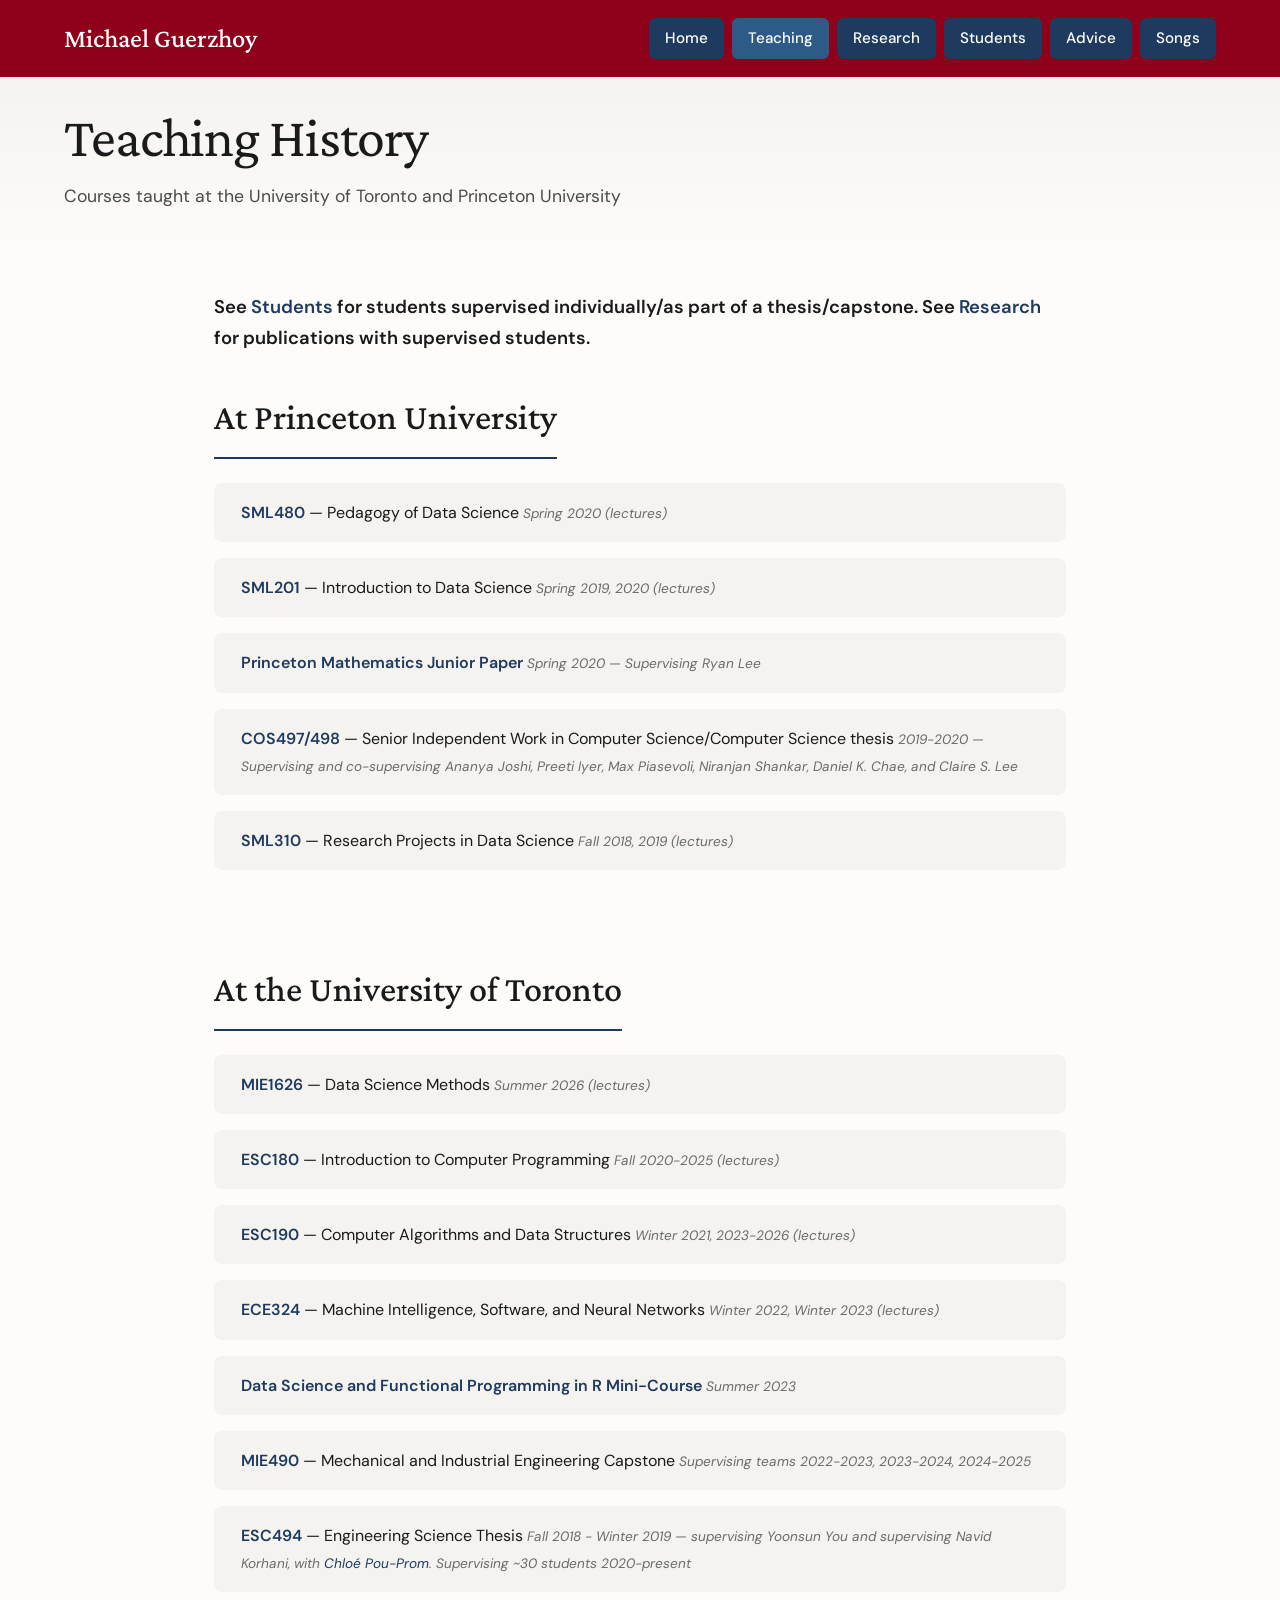
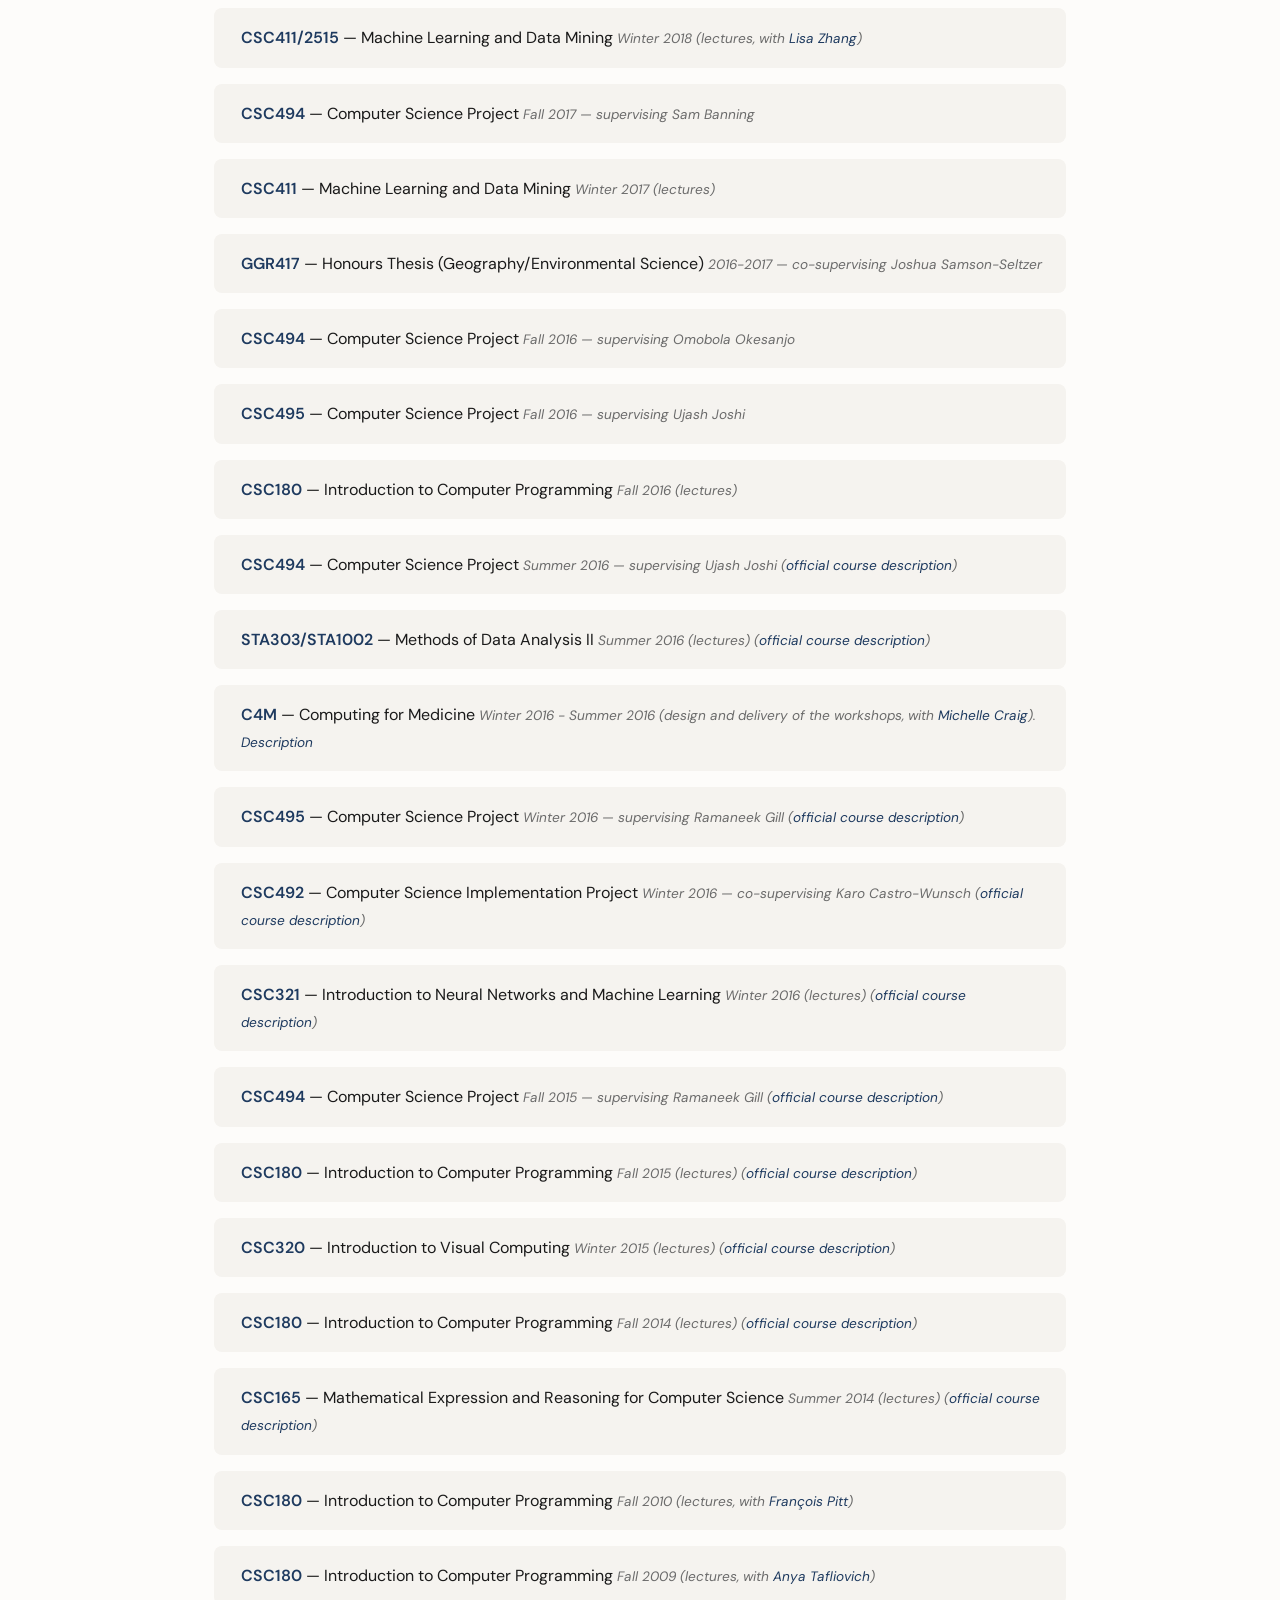
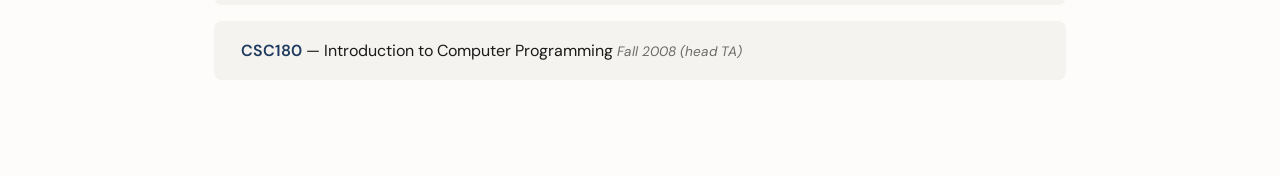
<file: teaching.html>
<!DOCTYPE html>
<html lang="en">
<head>
    <meta charset="UTF-8">
    <meta name="viewport" content="width=device-width, initial-scale=1.0">
    <title>Michael Guerzhoy :: Teaching</title>
    <link rel="stylesheet" href="style.css">
</head>
<body>
    <!-- Header -->
    <header class="header">
        <div class="container">
            <div class="header__inner">
                <a href="index.html" class="header__brand">Michael Guerzhoy</a>
                <nav class="nav">
                    <a href="index.html" class="nav__link">Home</a>
                    <a href="teaching.html" class="nav__link nav__link--active">Teaching</a>
                    <a href="research.html" class="nav__link">Research</a>
                    <a href="students.html" class="nav__link">Students</a>
                    <a href="advice.html" class="nav__link">Advice</a>
                    <a href="songs.html" class="nav__link">Songs</a>
                </nav>
            </div>
        </div>
    </header>

    <!-- Page Header -->
    <section class="page-header">
        <div class="container">
            <h1>Teaching History</h1>
            <p class="page-header__subtitle">Courses taught at the University of Toronto and Princeton University</p>
        </div>
    </section>

    <!-- Main Content -->
    <main class="main">
        <div class="container container--narrow">
            <p style="margin-bottom: var(--space-lg); font-size: 1.15em;"><strong>See <a href="students.html">Students</a> for students supervised individually/as part of a thesis/capstone. See <a href="research.html">Research</a> for publications with supervised students.</strong></p>

            <!-- Princeton University -->
            <section class="section">
                <h2>At Princeton University</h2>
                <div class="section__content">
                    <ul class="course-list">
                        <li class="course-item">
                            <a href="480s20" class="course-item__code">SML480</a>
                            <span class="course-item__name"> — Pedagogy of Data Science</span>
                            <span class="course-item__term">Spring 2020 (lectures)</span>
                        </li>
                        <li class="course-item">
                            <a href="201s20" class="course-item__code">SML201</a>
                            <span class="course-item__name"> — Introduction to Data Science</span>
                            <span class="course-item__term">Spring 2019, 2020 (lectures)</span>
                        </li>
                        <li class="course-item">
                            <span class="course-item__code">Princeton Mathematics Junior Paper</span>
                            <span class="course-item__term">Spring 2020 — Supervising Ryan Lee</span>
                        </li>
                        <li class="course-item">
                            <span class="course-item__code">COS497/498</span>
                            <span class="course-item__name"> — Senior Independent Work in Computer Science/Computer Science thesis</span>
                            <span class="course-item__term">2019-2020 — Supervising and co-supervising Ananya Joshi, Preeti Iyer, Max Piasevoli, Niranjan Shankar, Daniel K. Chae, and Claire S. Lee</span>
                        </li>
                        <li class="course-item">
                            <a href="310f19" class="course-item__code">SML310</a>
                            <span class="course-item__name"> — Research Projects in Data Science</span>
                            <span class="course-item__term">Fall 2018, 2019 (lectures)</span>
                        </li>
                    </ul>
                </div>
            </section>

            <!-- University of Toronto -->
            <section class="section">
                <h2>At the University of Toronto</h2>
                <div class="section__content">
                    <ul class="course-list">
                        <li class="course-item">
                            <a href="http://www.cs.toronto.edu/~guerzhoy/1626s26/" class="course-item__code">MIE1626</a>
                            <span class="course-item__name"> — Data Science Methods</span>
                            <span class="course-item__term">Summer 2026 (lectures)</span>
                        </li>
                        <li class="course-item">
                            <a href="http://www.cs.toronto.edu/~guerzhoy/180f16/" class="course-item__code">ESC180</a>
                            <span class="course-item__name"> — Introduction to Computer Programming</span>
                            <span class="course-item__term">Fall 2020-2025 (lectures)</span>
                        </li>
                        <li class="course-item">
                            <a href="190" class="course-item__code">ESC190</a>
                            <span class="course-item__name"> — Computer Algorithms and Data Structures</span>
                            <span class="course-item__term">Winter 2021, 2023-2026 (lectures)</span>
                        </li>
                        <li class="course-item">
                            <a href="http://www.cs.toronto.edu/~guerzhoy/324/" class="course-item__code">ECE324</a>
                            <span class="course-item__name"> — Machine Intelligence, Software, and Neural Networks</span>
                            <span class="course-item__term">Winter 2022, Winter 2023 (lectures)</span>
                        </li>
                        <li class="course-item">
                            <a href="http://www.cs.toronto.edu/~guerzhoy/ds101" class="course-item__code">Data Science and Functional Programming in R Mini-Course</a>
                            <span class="course-item__term">Summer 2023</span>
                        </li>
                        <li class="course-item">
                            <span class="course-item__code">MIE490</span>
                            <span class="course-item__name"> — Mechanical and Industrial Engineering Capstone</span>
                            <span class="course-item__term">Supervising teams 2022-2023, 2023-2024, 2024-2025</span>
                        </li>
                        <li class="course-item">
                            <span class="course-item__code">ESC494</span>
                            <span class="course-item__name"> — Engineering Science Thesis</span>
                            <span class="course-item__term">Fall 2018 - Winter 2019 — supervising Yoonsun You and supervising Navid Korhani, with <a href="http://www.cs.toronto.edu/~chloe/">Chloé Pou-Prom</a>. Supervising ~30 students 2020-present</span>
                        </li>
                        <li class="course-item">
                            <span class="course-item__code">CSC411/2515</span>
                            <span class="course-item__name"> — Machine Learning and Data Mining</span>
                            <span class="course-item__term">Winter 2018 (lectures, with <a href="http://www.lisazhang.ca/">Lisa Zhang</a>)</span>
                        </li>
                        <li class="course-item">
                            <span class="course-item__code">CSC494</span>
                            <span class="course-item__name"> — Computer Science Project</span>
                            <span class="course-item__term">Fall 2017 — supervising Sam Banning</span>
                        </li>
                        <li class="course-item">
                            <a href="http://www.cs.toronto.edu/~guerzhoy/411/" class="course-item__code">CSC411</a>
                            <span class="course-item__name"> — Machine Learning and Data Mining</span>
                            <span class="course-item__term">Winter 2017 (lectures)</span>
                        </li>
                        <li class="course-item">
                            <span class="course-item__code">GGR417</span>
                            <span class="course-item__name"> — Honours Thesis (Geography/Environmental Science)</span>
                            <span class="course-item__term">2016-2017 — co-supervising Joshua Samson-Seltzer</span>
                        </li>
                        <li class="course-item">
                            <span class="course-item__code">CSC494</span>
                            <span class="course-item__name"> — Computer Science Project</span>
                            <span class="course-item__term">Fall 2016 — supervising Omobola Okesanjo</span>
                        </li>
                        <li class="course-item">
                            <span class="course-item__code">CSC495</span>
                            <span class="course-item__name"> — Computer Science Project</span>
                            <span class="course-item__term">Fall 2016 — supervising Ujash Joshi</span>
                        </li>
                        <li class="course-item">
                            <a href="https://www.cs.toronto.edu/~guerzhoy/180f16/" class="course-item__code">CSC180</a>
                            <span class="course-item__name"> — Introduction to Computer Programming</span>
                            <span class="course-item__term">Fall 2016 (lectures)</span>
                        </li>
                        <li class="course-item">
                            <span class="course-item__code">CSC494</span>
                            <span class="course-item__name"> — Computer Science Project</span>
                            <span class="course-item__term">Summer 2016 — supervising Ujash Joshi (<a href="https://web.archive.org/web/20250809180236/http://calendar.artsci.utoronto.ca/archived/1516calendar/crs_csc.htm#CSC494H1">official course description</a>)</span>
                        </li>
                        <li class="course-item">
                            <a href="http://www.utstat.toronto.edu/~guerzhoy/303/" class="course-item__code">STA303/STA1002</a>
                            <span class="course-item__name"> — Methods of Data Analysis II</span>
                            <span class="course-item__term">Summer 2016 (lectures) (<a href="https://web.archive.org/web/20160901214222/http://calendar.artsci.utoronto.ca/archived/1516calendar/crs_sta.htm#STA303H1">official course description</a>)</span>
                        </li>
                        <li class="course-item">
                            <a href="http://c4m.cdf.toronto.edu" class="course-item__code">C4M</a>
                            <span class="course-item__name"> — Computing for Medicine</span>
                            <span class="course-item__term">Winter 2016 - Summer 2016 (design and delivery of the workshops, with <a href="http://www.cs.toronto.edu/~mcraig">Michelle Craig</a>). <a href="https://www.utoronto.ca/news/bridging-disciplinary-divide">Description</a></span>
                        </li>
                        <li class="course-item">
                            <span class="course-item__code">CSC495</span>
                            <span class="course-item__name"> — Computer Science Project</span>
                            <span class="course-item__term">Winter 2016 — supervising Ramaneek Gill (<a href="https://web.archive.org/web/20250809180236/http://calendar.artsci.utoronto.ca/archived/1516calendar/crs_csc.htm#CSC494H1">official course description</a>)</span>
                        </li>
                        <li class="course-item">
                            <span class="course-item__code">CSC492</span>
                            <span class="course-item__name"> — Computer Science Implementation Project</span>
                            <span class="course-item__term">Winter 2016 — co-supervising Karo Castro-Wunsch (<a href="https://web.archive.org/web/20210120185653/https://student.utm.utoronto.ca/calendar/course_detail.pl?Depart=7&Course=CSC492H5">official course description</a>)</span>
                        </li>
                        <li class="course-item">
                            <a href="321/" class="course-item__code">CSC321</a>
                            <span class="course-item__name"> — Introduction to Neural Networks and Machine Learning</span>
                            <span class="course-item__term">Winter 2016 (lectures) (<a href="https://web.archive.org/web/20250809180236/http://calendar.artsci.utoronto.ca/archived/1516calendar/crs_csc.htm#CSC321H1">official course description</a>)</span>
                        </li>
                        <li class="course-item">
                            <span class="course-item__code">CSC494</span>
                            <span class="course-item__name"> — Computer Science Project</span>
                            <span class="course-item__term">Fall 2015 — supervising Ramaneek Gill (<a href="https://web.archive.org/web/20250809180236/http://calendar.artsci.utoronto.ca/archived/1516calendar/crs_csc.htm#CSC494H1">official course description</a>)</span>
                        </li>
                        <li class="course-item">
                            <a href="http://www.cs.toronto.edu/~guerzhoy/180/" class="course-item__code">CSC180</a>
                            <span class="course-item__name"> — Introduction to Computer Programming</span>
                            <span class="course-item__term">Fall 2015 (lectures) (<a href="https://web.archive.org/web/20160613181023/http://www.apsc.utoronto.ca/Calendars/2015-2016/Course_Descriptions.html#CSC180H1">official course description</a>)</span>
                        </li>
                        <li class="course-item">
                            <a href="http://www.cs.toronto.edu/~guerzhoy/320/" class="course-item__code">CSC320</a>
                            <span class="course-item__name"> — Introduction to Visual Computing</span>
                            <span class="course-item__term">Winter 2015 (lectures) (<a href="https://web.archive.org/web/20160901213736/http://calendar.artsci.utoronto.ca/archived/1415calendar/crs_csc.htm#CSC320H1">official course description</a>)</span>
                        </li>
                        <li class="course-item">
                            <a href="http://www.cs.toronto.edu/~guerzhoy/180/" class="course-item__code">CSC180</a>
                            <span class="course-item__name"> — Introduction to Computer Programming</span>
                            <span class="course-item__term">Fall 2014 (lectures) (<a href="https://web.archive.org/web/20170408071521/http://www.apsc.utoronto.ca/Calendars/2014-2015/Course_Descriptions.html#CSC180H1">official course description</a>)</span>
                        </li>
                        <li class="course-item">
                            <a href="http://www.cs.toronto.edu/~guerzhoy/165/" class="course-item__code">CSC165</a>
                            <span class="course-item__name"> — Mathematical Expression and Reasoning for Computer Science</span>
                            <span class="course-item__term">Summer 2014 (lectures) (<a href="https://web.archive.org/web/20160901213402/http://calendar.artsci.utoronto.ca/archived/1314calendar/crs_csc.htm#CSC165H1">official course description</a>)</span>
                        </li>
                        <li class="course-item">
                            <span class="course-item__code">CSC180</span>
                            <span class="course-item__name"> — Introduction to Computer Programming</span>
                            <span class="course-item__term">Fall 2010 (lectures, with <a href="http://www.cs.toronto.edu/~fpitt">François Pitt</a>)</span>
                        </li>
                        <li class="course-item">
                            <span class="course-item__code">CSC180</span>
                            <span class="course-item__name"> — Introduction to Computer Programming</span>
                            <span class="course-item__term">Fall 2009 (lectures, with <a href="http://www.utsc.utoronto.ca/~atafliovich/">Anya Tafliovich</a>)</span>
                        </li>
                        <li class="course-item">
                            <span class="course-item__code">CSC180</span>
                            <span class="course-item__name"> — Introduction to Computer Programming</span>
                            <span class="course-item__term">Fall 2008 (head TA)</span>
                        </li>
                    </ul>
                </div>
            </section>
        </div>
    </main>
</body>
</html>
</file>
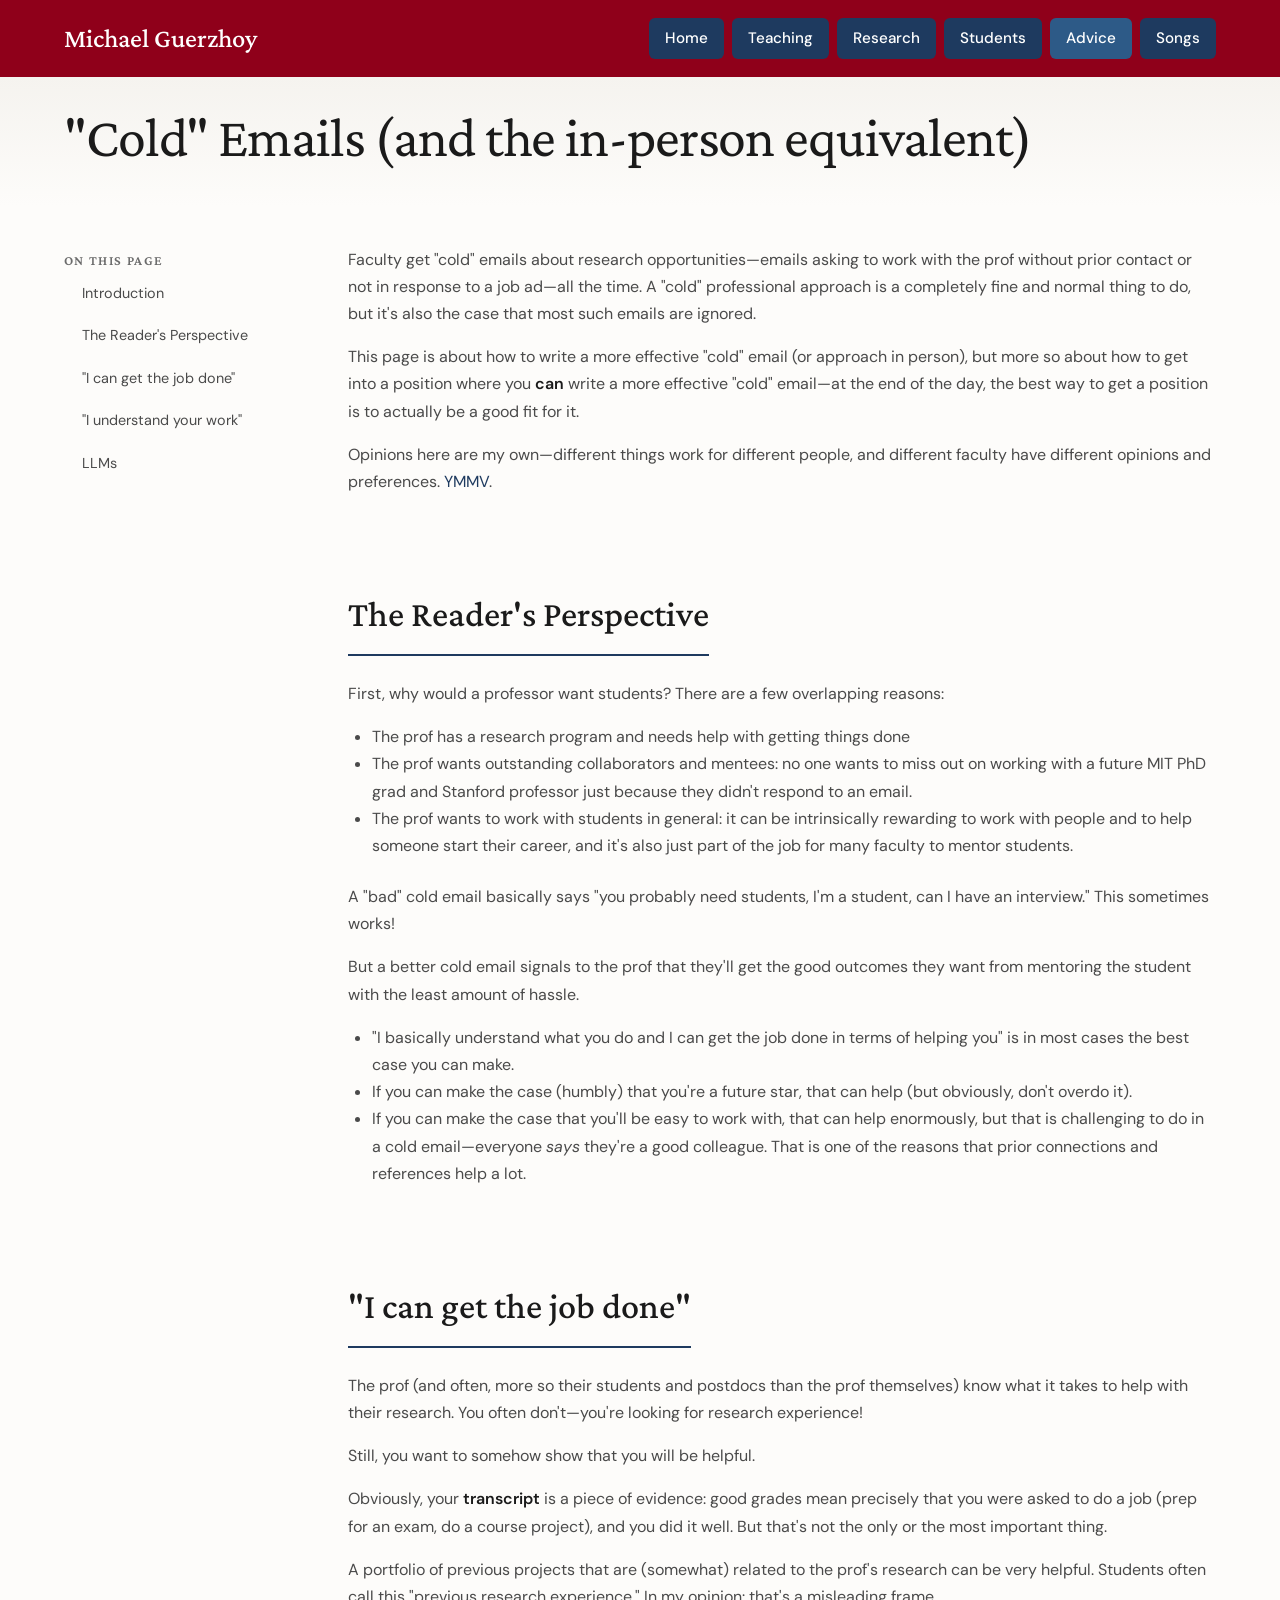
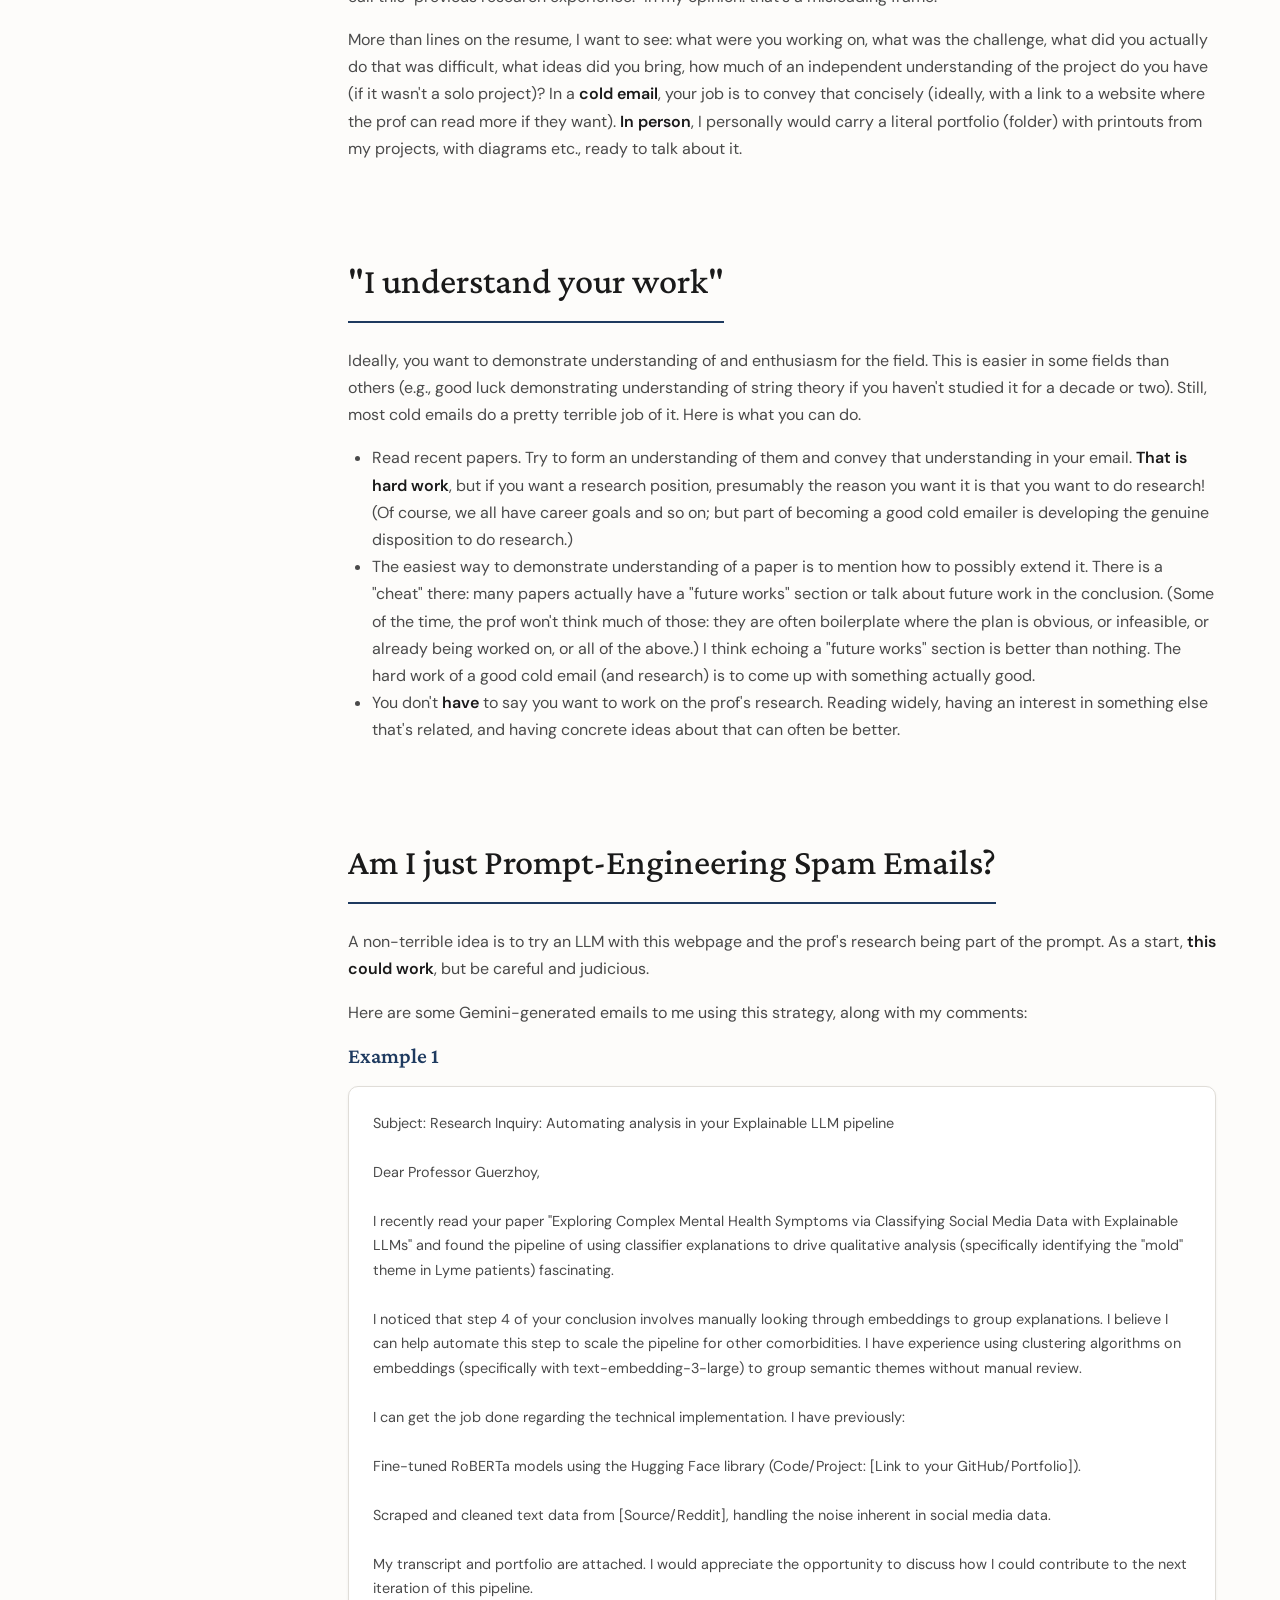
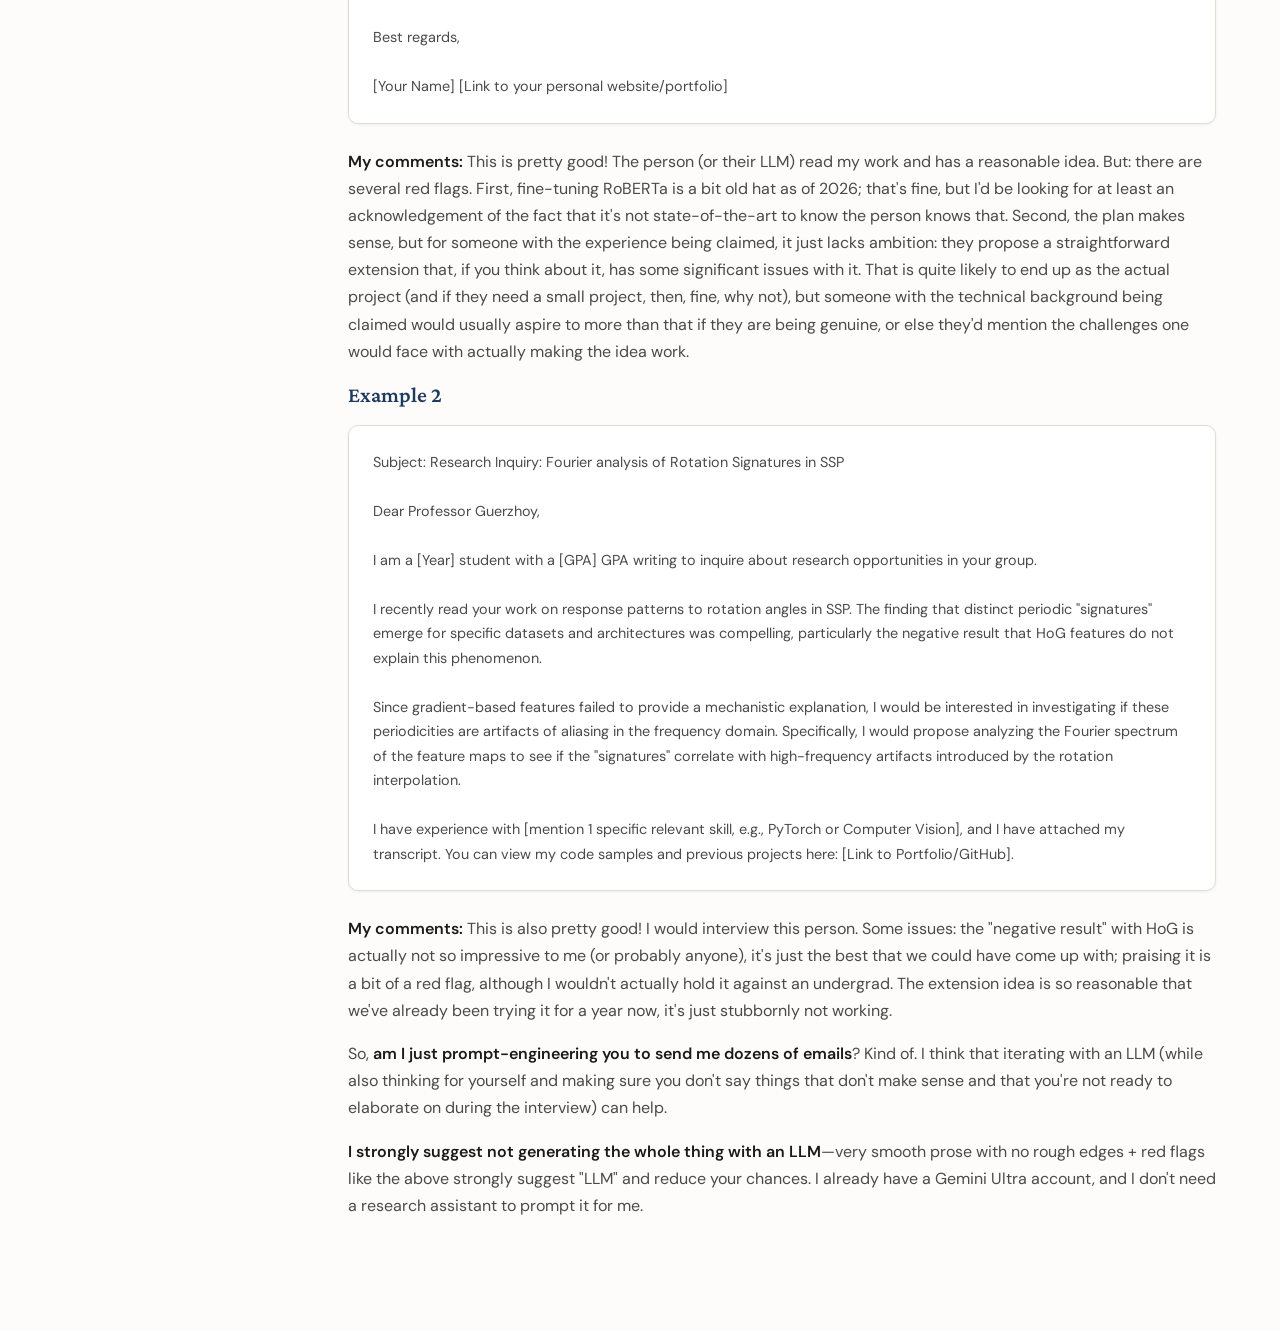
<file: advice/coldemails.html>
<!DOCTYPE html>
<html lang="en">
<head>
    <meta charset="UTF-8">
    <meta name="viewport" content="width=device-width, initial-scale=1.0">
    <title>Cold Emails :: Michael Guerzhoy</title>
    <link rel="stylesheet" href="../style.css">
</head>
<body>
    <!-- Header -->
    <header class="header">
        <div class="container">
            <div class="header__inner">
                <a href="../index.html" class="header__brand">Michael Guerzhoy</a>
                <nav class="nav">
                    <a href="../index.html" class="nav__link">Home</a>
                    <a href="../teaching.html" class="nav__link">Teaching</a>
                    <a href="../research.html" class="nav__link">Research</a>
                    <a href="../students.html" class="nav__link">Students</a>
                    <a href="../advice.html" class="nav__link nav__link--active">Advice</a>
                    <a href="../songs.html" class="nav__link">Songs</a>
                </nav>
            </div>
        </div>
    </header>

    <!-- Page Header -->
    <section class="page-header">
        <div class="container">
            <h1>"Cold" Emails (and the in-person equivalent)</h1>
        </div>
    </section>

    <!-- Main Content -->
    <main class="main">
        <div class="container">
            <div class="content-grid">
                <!-- Sidebar Navigation -->
                <aside class="sidebar">
                    <span class="sidebar__title">On this page</span>
                    <nav class="sidebar__nav">
                        <a href="#intro" class="sidebar__link">Introduction</a>
                        <a href="#reader" class="sidebar__link">The Reader's Perspective</a>
                        <a href="#GetTheJobDone" class="sidebar__link">"I can get the job done"</a>
                        <a href="#IUnderstandYourWork" class="sidebar__link">"I understand your work"</a>
                        <a href="#LLMs" class="sidebar__link">LLMs</a>
                    </nav>
                </aside>

                <!-- Content -->
                <div class="content">
                    <section id="intro" class="section">
                        <div class="section__content">
                            <p>Faculty get "cold" emails about research opportunities&mdash;emails asking to work with the prof without prior contact or not in response to a job ad&mdash;all the time. A "cold" professional approach is a completely fine and normal thing to do, but it's also the case that most such emails are ignored.</p>

                            <p>This page is about how to write a more effective "cold" email (or approach in person), but more so about how to get into a position where you <strong>can</strong> write a more effective "cold" email&mdash;at the end of the day, the best way to get a position is to actually be a good fit for it.</p>

                            <p>Opinions here are my own&mdash;different things work for different people, and different faculty have different opinions and preferences. <a href="https://en.wiktionary.org/wiki/your_mileage_may_vary">YMMV</a>.</p>
                        </div>
                    </section>

                    <section id="reader" class="section">
                        <h2>The Reader's Perspective</h2>
                        <div class="section__content">
                            <p>First, why would a professor want students? There are a few overlapping reasons:</p>
                            <ul style="margin-left: var(--space-md); margin-bottom: var(--space-md);">
                                <li>The prof has a research program and needs help with getting things done</li>
                                <li>The prof wants outstanding collaborators and mentees: no one wants to miss out on working with a future MIT PhD grad and Stanford professor just because they didn't respond to an email.</li>
                                <li>The prof wants to work with students in general: it can be intrinsically rewarding to work with people and to help someone start their career, and it's also just part of the job for many faculty to mentor students.</li>
                            </ul>

                            <p>A "bad" cold email basically says "you probably need students, I'm a student, can I have an interview." This sometimes works!</p>

                            <p>But a better cold email signals to the prof that they'll get the good outcomes they want from mentoring the student with the least amount of hassle.</p>
                            <ul style="margin-left: var(--space-md); margin-bottom: var(--space-md);">
                                <li>"I basically understand what you do and I can get the job done in terms of helping you" is in most cases the best case you can make.</li>
                                <li>If you can make the case (humbly) that you're a future star, that can help (but obviously, don't overdo it).</li>
                                <li>If you can make the case that you'll be easy to work with, that can help enormously, but that is challenging to do in a cold email&mdash;everyone <em>says</em> they're a good colleague. That is one of the reasons that prior connections and references help a lot.</li>
                            </ul>
                        </div>
                    </section>

                    <section id="GetTheJobDone" class="section">
                        <h2>"I can get the job done"</h2>
                        <div class="section__content">
                            <p>The prof (and often, more so their students and postdocs than the prof themselves) know what it takes to help with their research. You often don't&mdash;you're looking for research experience!</p>

                            <p>Still, you want to somehow show that you will be helpful.</p>

                            <p>Obviously, your <strong>transcript</strong> is a piece of evidence: good grades mean precisely that you were asked to do a job (prep for an exam, do a course project), and you did it well. But that's not the only or the most important thing.</p>

                            <p>A portfolio of previous projects that are (somewhat) related to the prof's research can be very helpful. Students often call this "previous research experience." In my opinion: that's a misleading frame.</p>

                            <p>More than lines on the resume, I want to see: what were you working on, what was the challenge, what did you actually do that was difficult, what ideas did you bring, how much of an independent understanding of the project do you have (if it wasn't a solo project)? In a <strong>cold email</strong>, your job is to convey that concisely (ideally, with a link to a website where the prof can read more if they want). <strong>In person</strong>, I personally would carry a literal portfolio (folder) with printouts from my projects, with diagrams etc., ready to talk about it.</p>
                        </div>
                    </section>

                    <section id="IUnderstandYourWork" class="section">
                        <h2>"I understand your work"</h2>
                        <div class="section__content">
                            <p>Ideally, you want to demonstrate understanding of and enthusiasm for the field. This is easier in some fields than others (e.g., good luck demonstrating understanding of string theory if you haven't studied it for a decade or two). Still, most cold emails do a pretty terrible job of it. Here is what you can do.</p>
                            <ul style="margin-left: var(--space-md); margin-bottom: var(--space-md);">
                                <li>Read recent papers. Try to form an understanding of them and convey that understanding in your email. <strong>That is hard work</strong>, but if you want a research position, presumably the reason you want it is that you want to do research! (Of course, we all have career goals and so on; but part of becoming a good cold emailer is developing the genuine disposition to do research.)</li>
                                <li>The easiest way to demonstrate understanding of a paper is to mention how to possibly extend it. There is a "cheat" there: many papers actually have a "future works" section or talk about future work in the conclusion. (Some of the time, the prof won't think much of those: they are often boilerplate where the plan is obvious, or infeasible, or already being worked on, or all of the above.) I think echoing a "future works" section is better than nothing. The hard work of a good cold email (and research) is to come up with something actually good.</li>
                                <li>You don't <strong>have</strong> to say you want to work on the prof's research. Reading widely, having an interest in something else that's related, and having concrete ideas about that can often be better.</li>
                            </ul>
                        </div>
                    </section>

                    <section id="LLMs" class="section">
                        <h2>Am I just Prompt-Engineering Spam Emails?</h2>
                        <div class="section__content">
                            <p>A non-terrible idea is to try an LLM with this webpage and the prof's research being part of the prompt. As a start, <strong>this could work</strong>, but be careful and judicious.</p>

                            <p>Here are some Gemini-generated emails to me using this strategy, along with my comments:</p>

                            <h3>Example 1</h3>
                            <div class="card" style="margin-bottom: var(--space-md); white-space: pre-line; font-family: var(--font-body); font-size: 0.9rem;">Subject: Research Inquiry: Automating analysis in your Explainable LLM pipeline

Dear Professor Guerzhoy,

I recently read your paper "Exploring Complex Mental Health Symptoms via Classifying Social Media Data with Explainable LLMs" and found the pipeline of using classifier explanations to drive qualitative analysis (specifically identifying the "mold" theme in Lyme patients) fascinating.

I noticed that step 4 of your conclusion involves manually looking through embeddings to group explanations. I believe I can help automate this step to scale the pipeline for other comorbidities. I have experience using clustering algorithms on embeddings (specifically with text-embedding-3-large) to group semantic themes without manual review.

I can get the job done regarding the technical implementation. I have previously:

Fine-tuned RoBERTa models using the Hugging Face library (Code/Project: [Link to your GitHub/Portfolio]).

Scraped and cleaned text data from [Source/Reddit], handling the noise inherent in social media data.

My transcript and portfolio are attached. I would appreciate the opportunity to discuss how I could contribute to the next iteration of this pipeline.

Best regards,

[Your Name] [Link to your personal website/portfolio]</div>

                            <p><strong>My comments:</strong> This is pretty good! The person (or their LLM) read my work and has a reasonable idea. But: there are several red flags. First, fine-tuning RoBERTa is a bit old hat as of 2026; that's fine, but I'd be looking for at least an acknowledgement of the fact that it's not state-of-the-art to know the person knows that. Second, the plan makes sense, but for someone with the experience being claimed, it just lacks ambition: they propose a straightforward extension that, if you think about it, has some significant issues with it. That is quite likely to end up as the actual project (and if they need a small project, then, fine, why not), but someone with the technical background being claimed would usually aspire to more than that if they are being genuine, or else they'd mention the challenges one would face with actually making the idea work.</p>

                            <h3>Example 2</h3>
                            <div class="card" style="margin-bottom: var(--space-md); white-space: pre-line; font-family: var(--font-body); font-size: 0.9rem;">Subject: Research Inquiry: Fourier analysis of Rotation Signatures in SSP

Dear Professor Guerzhoy,

I am a [Year] student with a [GPA] GPA writing to inquire about research opportunities in your group.

I recently read your work on response patterns to rotation angles in SSP. The finding that distinct periodic "signatures" emerge for specific datasets and architectures was compelling, particularly the negative result that HoG features do not explain this phenomenon.

Since gradient-based features failed to provide a mechanistic explanation, I would be interested in investigating if these periodicities are artifacts of aliasing in the frequency domain. Specifically, I would propose analyzing the Fourier spectrum of the feature maps to see if the "signatures" correlate with high-frequency artifacts introduced by the rotation interpolation.

I have experience with [mention 1 specific relevant skill, e.g., PyTorch or Computer Vision], and I have attached my transcript. You can view my code samples and previous projects here: [Link to Portfolio/GitHub].</div>

                            <p><strong>My comments:</strong> This is also pretty good! I would interview this person. Some issues: the "negative result" with HoG is actually not so impressive to me (or probably anyone), it's just the best that we could have come up with; praising it is a bit of a red flag, although I wouldn't actually hold it against an undergrad. The extension idea is so reasonable that we've already been trying it for a year now, it's just stubbornly not working.</p>

                            <p>So, <strong>am I just prompt-engineering you to send me dozens of emails</strong>? Kind of. I think that iterating with an LLM (while also thinking for yourself and making sure you don't say things that don't make sense and that you're not ready to elaborate on during the interview) can help.</p>

                            <p><strong>I strongly suggest not generating the whole thing with an LLM</strong>&mdash;very smooth prose with no rough edges + red flags like the above strongly suggest "LLM" and reduce your chances. I already have a Gemini Ultra account, and I don't need a research assistant to prompt it for me.</p>
                        </div>
                    </section>
                </div>
            </div>
        </div>
    </main>
</body>
</html>
</file>
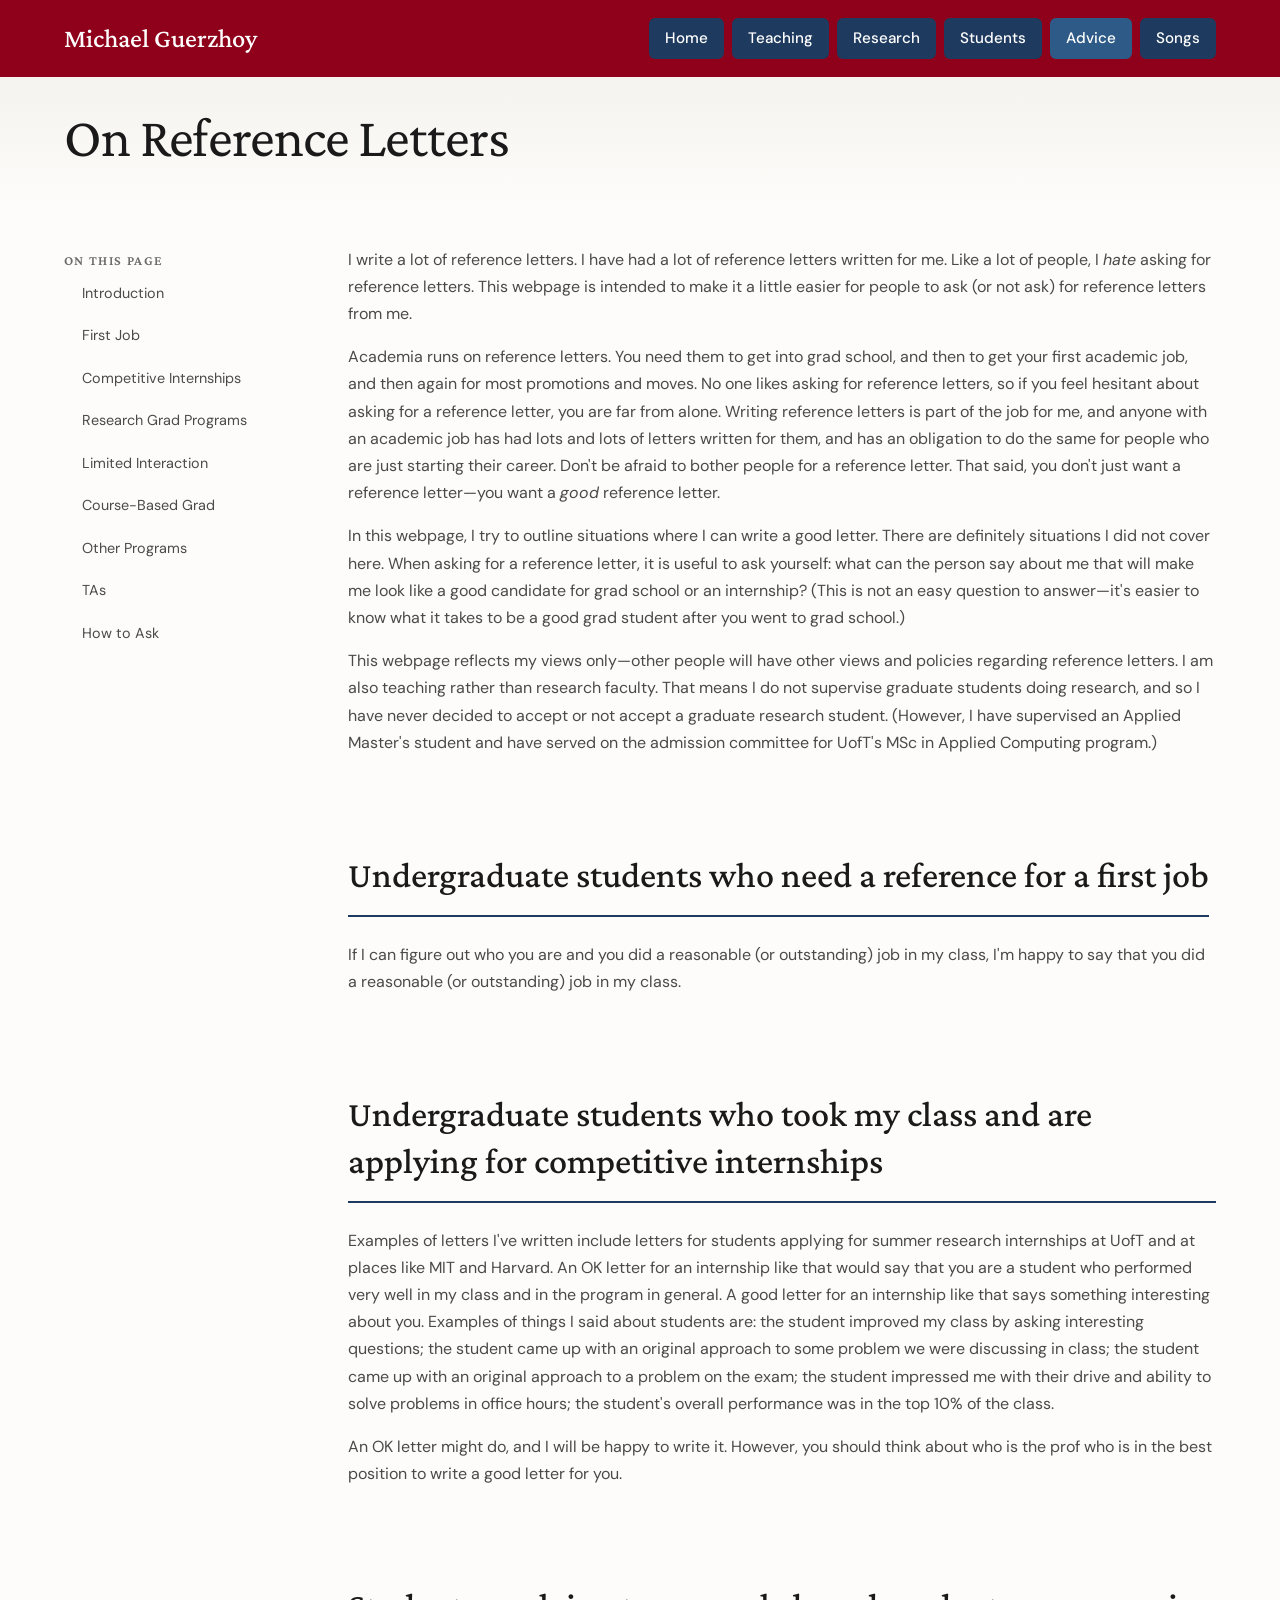
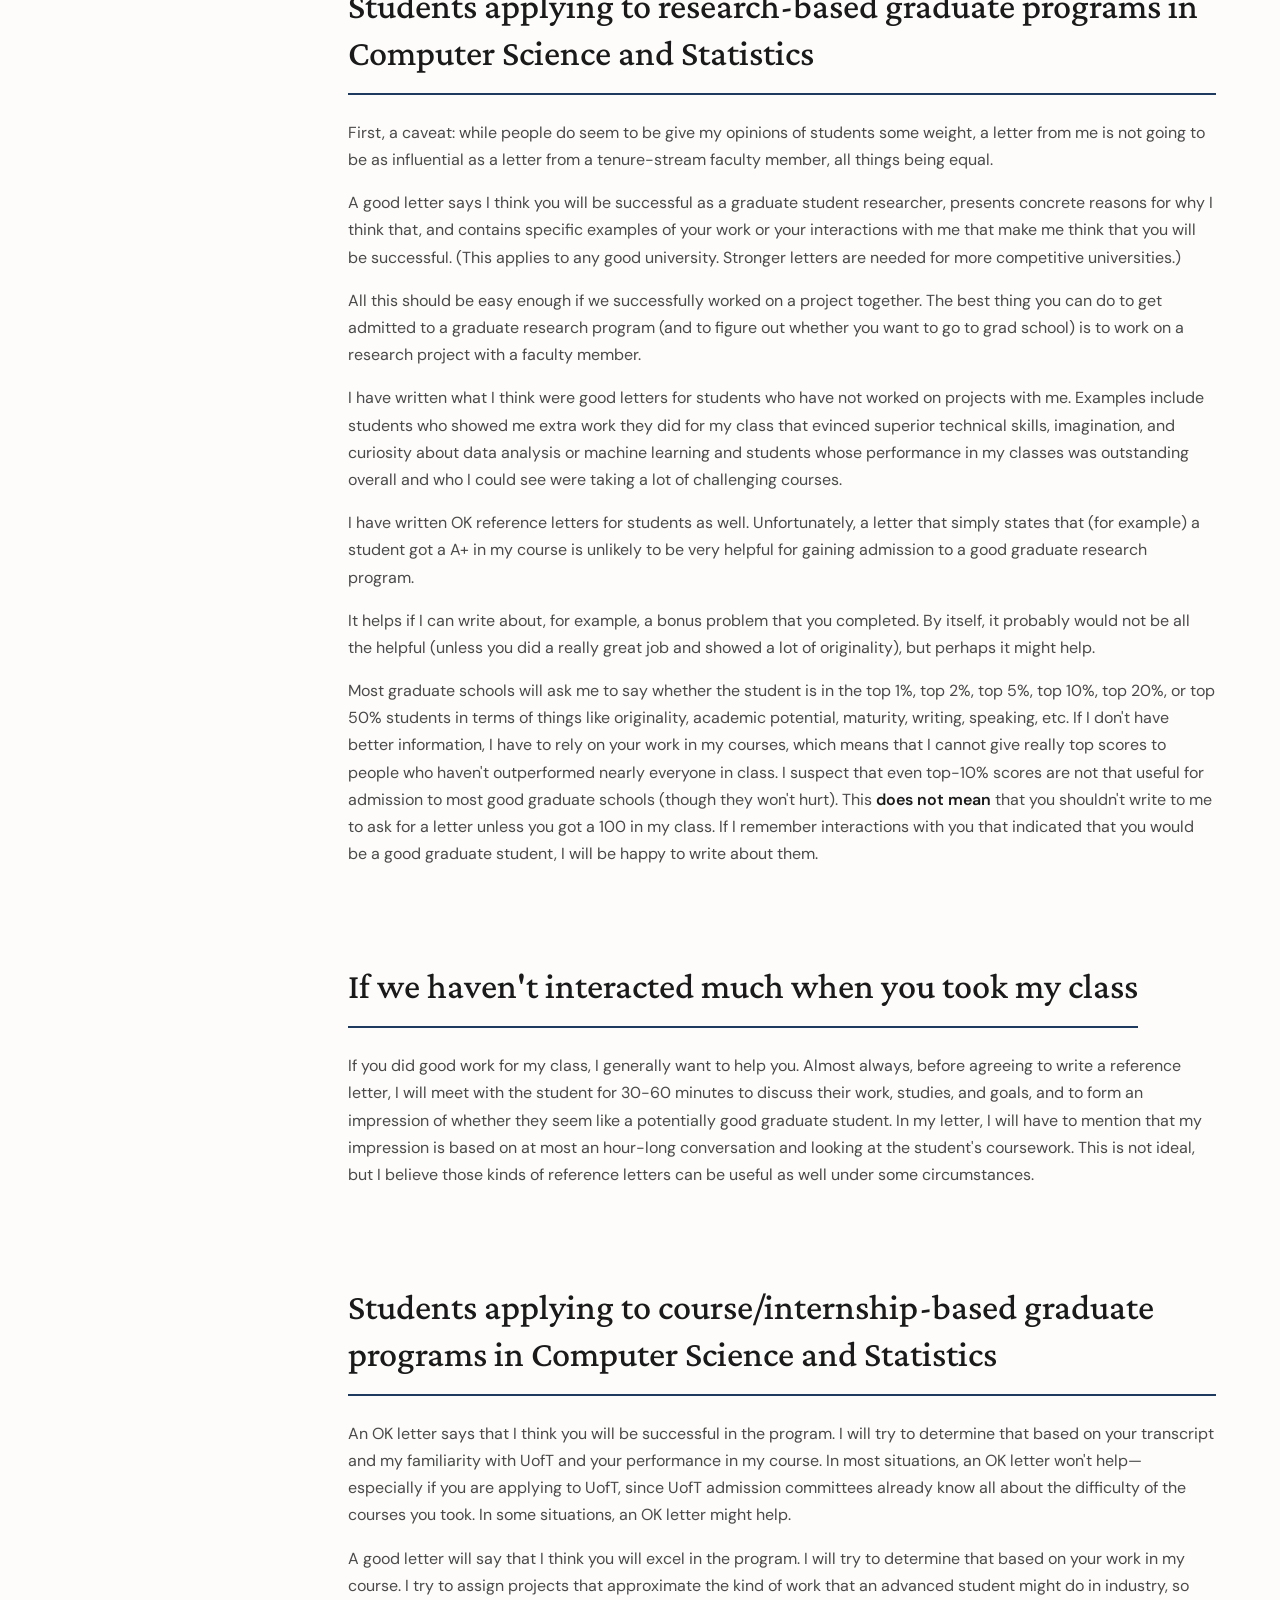
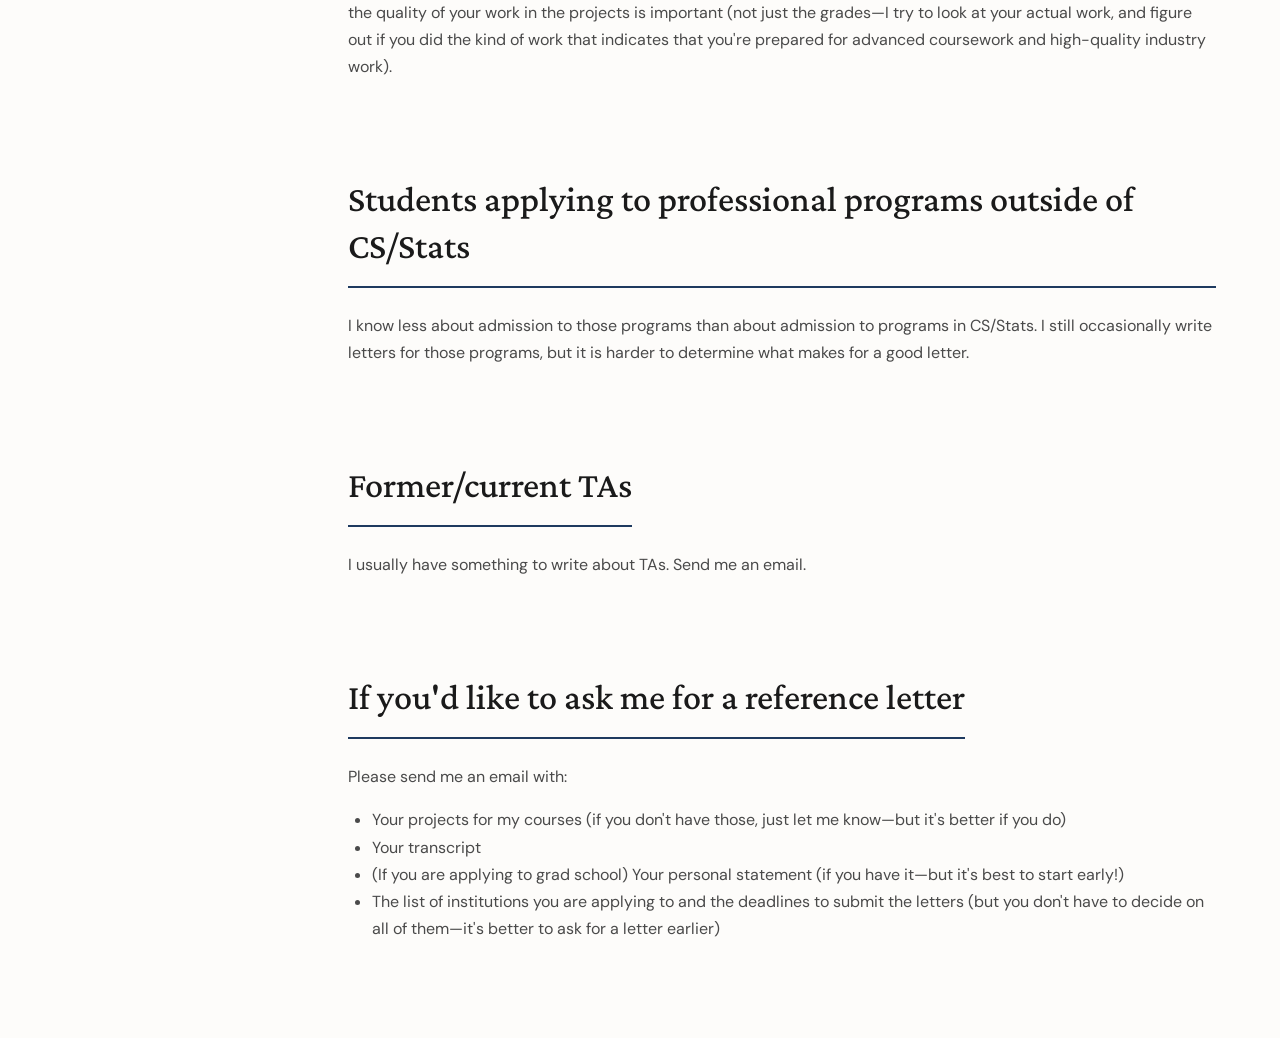
<file: advice/reference.html>
<!DOCTYPE html>
<html lang="en">
<head>
    <meta charset="UTF-8">
    <meta name="viewport" content="width=device-width, initial-scale=1.0">
    <title>Reference Letters :: Michael Guerzhoy</title>
    <link rel="stylesheet" href="../style.css">
</head>
<body>
    <!-- Header -->
    <header class="header">
        <div class="container">
            <div class="header__inner">
                <a href="../index.html" class="header__brand">Michael Guerzhoy</a>
                <nav class="nav">
                    <a href="../index.html" class="nav__link">Home</a>
                    <a href="../teaching.html" class="nav__link">Teaching</a>
                    <a href="../research.html" class="nav__link">Research</a>
                    <a href="../students.html" class="nav__link">Students</a>
                    <a href="../advice.html" class="nav__link nav__link--active">Advice</a>
                    <a href="../songs.html" class="nav__link">Songs</a>
                </nav>
            </div>
        </div>
    </header>

    <!-- Page Header -->
    <section class="page-header">
        <div class="container">
            <h1>On Reference Letters</h1>
        </div>
    </section>

    <!-- Main Content -->
    <main class="main">
        <div class="container">
            <div class="content-grid">
                <!-- Sidebar Navigation -->
                <aside class="sidebar">
                    <span class="sidebar__title">On this page</span>
                    <nav class="sidebar__nav">
                        <a href="#intro" class="sidebar__link">Introduction</a>
                        <a href="#first-job" class="sidebar__link">First Job</a>
                        <a href="#internships" class="sidebar__link">Competitive Internships</a>
                        <a href="#research-grad" class="sidebar__link">Research Grad Programs</a>
                        <a href="#limited-interaction" class="sidebar__link">Limited Interaction</a>
                        <a href="#course-grad" class="sidebar__link">Course-Based Grad</a>
                        <a href="#other-programs" class="sidebar__link">Other Programs</a>
                        <a href="#tas" class="sidebar__link">TAs</a>
                        <a href="#how-to-ask" class="sidebar__link">How to Ask</a>
                    </nav>
                </aside>

                <!-- Content -->
                <div class="content">
                    <section id="intro" class="section">
                        <div class="section__content">
                            <p>I write a lot of reference letters. I have had a lot of reference letters written for me. Like a lot of people, I <em>hate</em> asking for reference letters. This webpage is intended to make it a little easier for people to ask (or not ask) for reference letters from me.</p>

                            <p>Academia runs on reference letters. You need them to get into grad school, and then to get your first academic job, and then again for most promotions and moves. No one likes asking for reference letters, so if you feel hesitant about asking for a reference letter, you are far from alone. Writing reference letters is part of the job for me, and anyone with an academic job has had lots and lots of letters written for them, and has an obligation to do the same for people who are just starting their career. Don't be afraid to bother people for a reference letter. That said, you don't just want a reference letter&mdash;you want a <em>good</em> reference letter.</p>

                            <p>In this webpage, I try to outline situations where I can write a good letter. There are definitely situations I did not cover here. When asking for a reference letter, it is useful to ask yourself: what can the person say about me that will make me look like a good candidate for grad school or an internship? (This is not an easy question to answer&mdash;it's easier to know what it takes to be a good grad student after you went to grad school.)</p>

                            <p>This webpage reflects my views only&mdash;other people will have other views and policies regarding reference letters. I am also teaching rather than research faculty. That means I do not supervise graduate students doing research, and so I have never decided to accept or not accept a graduate research student. (However, I have supervised an Applied Master's student and have served on the admission committee for UofT's MSc in Applied Computing program.)</p>
                        </div>
                    </section>

                    <section id="first-job" class="section">
                        <h2>Undergraduate students who need a reference for a first job</h2>
                        <div class="section__content">
                            <p>If I can figure out who you are and you did a reasonable (or outstanding) job in my class, I'm happy to say that you did a reasonable (or outstanding) job in my class.</p>
                        </div>
                    </section>

                    <section id="internships" class="section">
                        <h2>Undergraduate students who took my class and are applying for competitive internships</h2>
                        <div class="section__content">
                            <p>Examples of letters I've written include letters for students applying for summer research internships at UofT and at places like MIT and Harvard. An OK letter for an internship like that would say that you are a student who performed very well in my class and in the program in general. A good letter for an internship like that says something interesting about you. Examples of things I said about students are: the student improved my class by asking interesting questions; the student came up with an original approach to some problem we were discussing in class; the student came up with an original approach to a problem on the exam; the student impressed me with their drive and ability to solve problems in office hours; the student's overall performance was in the top 10% of the class.</p>

                            <p>An OK letter might do, and I will be happy to write it. However, you should think about who is the prof who is in the best position to write a good letter for you.</p>
                        </div>
                    </section>

                    <section id="research-grad" class="section">
                        <h2>Students applying to research-based graduate programs in Computer Science and Statistics</h2>
                        <div class="section__content">
                            <p>First, a caveat: while people do seem to be give my opinions of students some weight, a letter from me is not going to be as influential as a letter from a tenure-stream faculty member, all things being equal.</p>

                            <p>A good letter says I think you will be successful as a graduate student researcher, presents concrete reasons for why I think that, and contains specific examples of your work or your interactions with me that make me think that you will be successful. (This applies to any good university. Stronger letters are needed for more competitive universities.)</p>

                            <p>All this should be easy enough if we successfully worked on a project together. The best thing you can do to get admitted to a graduate research program (and to figure out whether you want to go to grad school) is to work on a research project with a faculty member.</p>

                            <p>I have written what I think were good letters for students who have not worked on projects with me. Examples include students who showed me extra work they did for my class that evinced superior technical skills, imagination, and curiosity about data analysis or machine learning and students whose performance in my classes was outstanding overall and who I could see were taking a lot of challenging courses.</p>

                            <p>I have written OK reference letters for students as well. Unfortunately, a letter that simply states that (for example) a student got a A+ in my course is unlikely to be very helpful for gaining admission to a good graduate research program.</p>

                            <p>It helps if I can write about, for example, a bonus problem that you completed. By itself, it probably would not be all the helpful (unless you did a really great job and showed a lot of originality), but perhaps it might help.</p>

                            <p>Most graduate schools will ask me to say whether the student is in the top 1%, top 2%, top 5%, top 10%, top 20%, or top 50% students in terms of things like originality, academic potential, maturity, writing, speaking, etc. If I don't have better information, I have to rely on your work in my courses, which means that I cannot give really top scores to people who haven't outperformed nearly everyone in class. I suspect that even top-10% scores are not that useful for admission to most good graduate schools (though they won't hurt). This <strong>does not mean</strong> that you shouldn't write to me to ask for a letter unless you got a 100 in my class. If I remember interactions with you that indicated that you would be a good graduate student, I will be happy to write about them.</p>
                        </div>
                    </section>

                    <section id="limited-interaction" class="section">
                        <h2>If we haven't interacted much when you took my class</h2>
                        <div class="section__content">
                            <p>If you did good work for my class, I generally want to help you. Almost always, before agreeing to write a reference letter, I will meet with the student for 30-60 minutes to discuss their work, studies, and goals, and to form an impression of whether they seem like a potentially good graduate student. In my letter, I will have to mention that my impression is based on at most an hour-long conversation and looking at the student's coursework. This is not ideal, but I believe those kinds of reference letters can be useful as well under some circumstances.</p>
                        </div>
                    </section>

                    <section id="course-grad" class="section">
                        <h2>Students applying to course/internship-based graduate programs in Computer Science and Statistics</h2>
                        <div class="section__content">
                            <p>An OK letter says that I think you will be successful in the program. I will try to determine that based on your transcript and my familiarity with UofT and your performance in my course. In most situations, an OK letter won't help&mdash;especially if you are applying to UofT, since UofT admission committees already know all about the difficulty of the courses you took. In some situations, an OK letter might help.</p>

                            <p>A good letter will say that I think you will excel in the program. I will try to determine that based on your work in my course. I try to assign projects that approximate the kind of work that an advanced student might do in industry, so the quality of your work in the projects is important (not just the grades&mdash;I try to look at your actual work, and figure out if you did the kind of work that indicates that you're prepared for advanced coursework and high-quality industry work).</p>
                        </div>
                    </section>

                    <section id="other-programs" class="section">
                        <h2>Students applying to professional programs outside of CS/Stats</h2>
                        <div class="section__content">
                            <p>I know less about admission to those programs than about admission to programs in CS/Stats. I still occasionally write letters for those programs, but it is harder to determine what makes for a good letter.</p>
                        </div>
                    </section>

                    <section id="tas" class="section">
                        <h2>Former/current TAs</h2>
                        <div class="section__content">
                            <p>I usually have something to write about TAs. Send me an email.</p>
                        </div>
                    </section>

                    <section id="how-to-ask" class="section">
                        <h2>If you'd like to ask me for a reference letter</h2>
                        <div class="section__content">
                            <p>Please send me an email with:</p>
                            <ul style="margin-left: var(--space-md); margin-top: var(--space-sm);">
                                <li>Your projects for my courses (if you don't have those, just let me know&mdash;but it's better if you do)</li>
                                <li>Your transcript</li>
                                <li>(If you are applying to grad school) Your personal statement (if you have it&mdash;but it's best to start early!)</li>
                                <li>The list of institutions you are applying to and the deadlines to submit the letters (but you don't have to decide on all of them&mdash;it's better to ask for a letter earlier)</li>
                            </ul>
                        </div>
                    </section>
                </div>
            </div>
        </div>
    </main>
</body>
</html>
</file>
<file: style.css>
/* ==========================================
   Michael Guerzhoy - Academic Website
   Modern Redesign
   ========================================== */

@import url('https://fonts.googleapis.com/css2?family=Crimson+Pro:ital,wght@0,300;0,400;0,500;0,600;0,700;1,400&family=DM+Sans:ital,wght@0,400;0,500;0,600;0,700;1,400&display=swap');

:root {
    /* Color System */
    --color-bg-primary: #fdfcfa;
    --color-bg-secondary: #f5f3ef;
    --color-bg-card: #ffffff;
    --color-accent: #1e3a5f;
    --color-accent-light: #2d5a87;
    --color-accent-hover: #0d2240;
    --color-text-primary: #1a1a1a;
    --color-text-secondary: #4a4a4a;
    --color-text-muted: #6b6b6b;
    --color-border: #e0ddd8;
    --color-highlight: #daa520;
    --color-link: #1e3a5f;
    
    /* Typography */
    --font-heading: 'Crimson Pro', Georgia, serif;
    --font-body: 'DM Sans', -apple-system, sans-serif;
    
    /* Spacing */
    --space-xs: 0.5rem;
    --space-sm: 1rem;
    --space-md: 1.5rem;
    --space-lg: 2.5rem;
    --space-xl: 4rem;
    --space-2xl: 6rem;
    
    /* Transitions */
    --transition-fast: 150ms ease;
    --transition-base: 250ms ease;
    --transition-slow: 400ms ease;
    
    /* Shadows */
    --shadow-sm: 0 1px 3px rgba(0, 0, 0, 0.06);
    --shadow-md: 0 4px 12px rgba(0, 0, 0, 0.08);
    --shadow-lg: 0 8px 30px rgba(0, 0, 0, 0.1);
}

/* Reset & Base */
*, *::before, *::after {
    box-sizing: border-box;
    margin: 0;
    padding: 0;
}

html {
    scroll-behavior: smooth;
    font-size: 16px;
}

body {
    font-family: var(--font-body);
    font-size: 1rem;
    line-height: 1.7;
    color: var(--color-text-primary);
    background-color: var(--color-bg-primary);
    -webkit-font-smoothing: antialiased;
    -moz-osx-font-smoothing: grayscale;
}

/* Typography */
h1, h2, h3, h4, h5, h6 {
    font-family: var(--font-heading);
    font-weight: 500;
    line-height: 1.3;
    color: var(--color-text-primary);
}

h1 {
    font-size: clamp(2.5rem, 5vw, 3.5rem);
    font-weight: 400;
    letter-spacing: -0.02em;
}

h2 {
    font-size: clamp(1.75rem, 3vw, 2.25rem);
    font-weight: 500;
    margin-bottom: var(--space-md);
    padding-bottom: var(--space-sm);
    border-bottom: 2px solid var(--color-accent);
    display: inline-block;
}

h3 {
    font-size: 1.35rem;
    font-weight: 600;
    margin-bottom: var(--space-sm);
    color: var(--color-accent);
}

p {
    margin-bottom: var(--space-sm);
    color: var(--color-text-secondary);
}

a {
    color: var(--color-link);
    text-decoration: none;
    transition: color var(--transition-fast);
    border-bottom: 1px solid transparent;
}

a:hover {
    color: var(--color-accent-hover);
    border-bottom-color: var(--color-accent-hover);
}

strong {
    font-weight: 600;
    color: var(--color-text-primary);
}

/* Layout */
.container {
    max-width: 1200px;
    margin: 0 auto;
    padding: 0 var(--space-md);
}

.container--narrow {
    max-width: 900px;
}

/* Header / Navigation */
.header {
    position: sticky;
    top: 0;
    z-index: 100;
    background: #8F001A; /* UofT Maroon */
    backdrop-filter: blur(10px);
    border-bottom: none;
    padding: var(--space-sm) 0;
}

.header__inner {
    display: flex;
    justify-content: space-between;
    align-items: center;
    gap: var(--space-md);
}

.header__brand {
    font-family: var(--font-heading);
    font-size: 1.65rem;
    font-weight: 500;
    color: white;
    text-decoration: none;
    border-bottom: none;
    transition: opacity var(--transition-fast);
}

.header__brand:hover {
    opacity: 0.8;
    border-bottom: none;
}

.nav {
    display: flex;
    gap: var(--space-xs);
}

.nav__link {
    padding: var(--space-xs) var(--space-sm);
    font-size: 0.95rem;
    font-weight: 500;
    color: white;
    background: #1e3a5f;
    border-radius: 6px;
    border-bottom: none;
    transition: all var(--transition-fast);
}

.nav__link:hover,
.nav__link--active {
    color: white;
    background: #2d5a87;
    border-bottom: none;
}

/* Hero Section */
.hero {
    padding: var(--space-md) 0 var(--space-sm);
    background: linear-gradient(180deg, var(--color-bg-secondary) 0%, var(--color-bg-primary) 100%);
}

.hero__content {
    display: grid;
    grid-template-columns: auto 1fr auto;
    gap: var(--space-lg);
    align-items: start;
}

.hero__text {
    padding-top: 0;
}

.hero__name {
    font-family: var(--font-heading);
    font-size: 1.5rem;
    font-weight: 500;
    color: var(--color-text-primary);
    margin-bottom: var(--space-xs);
}

.hero__title-label {
    font-size: 0.95rem;
    color: var(--color-text-secondary);
    line-height: 1.6;
    margin-bottom: var(--space-xs);
}

.hero__title-label a {
    font-weight: 500;
}

.hero__memberships {
    font-size: 0.9rem;
    color: var(--color-text-muted);
    line-height: 1.6;
    margin-bottom: 0;
}

.hero__memberships a {
    font-weight: 500;
}

.hero__photo {
    position: relative;
    width: 280px;
}

.hero__photo img {
    width: 100%;
    height: auto;
    border-radius: 10px;
    box-shadow: var(--shadow-md);
    filter: grayscale(10%);
    transition: filter var(--transition-base);
}

.hero__photo:hover img {
    filter: grayscale(0%);
}

.hero__contact {
    padding: var(--space-sm);
    background: var(--color-bg-card);
    border-radius: 10px;
    box-shadow: var(--shadow-sm);
    font-size: 0.8rem;
    max-width: 260px;
}

.hero__contact p {
    margin-bottom: var(--space-xs);
    color: var(--color-text-secondary);
}

.hero__contact p:last-child {
    margin-bottom: 0;
}

.hero__contact strong {
    color: var(--color-accent);
}

/* News Banner */
.news-banner {
    background: var(--color-accent);
    color: white;
    padding: var(--space-sm) 0;
    margin-bottom: 0;
}

.news-banner__content {
    display: flex;
    align-items: center;
    gap: var(--space-sm);
    flex-wrap: wrap;
}

.news-banner__label {
    background: var(--color-highlight);
    color: var(--color-accent-hover);
    padding: 0.2em 0.6em;
    border-radius: 4px;
    font-size: 0.75rem;
    font-weight: 700;
    text-transform: uppercase;
    letter-spacing: 0.05em;
}

.news-banner__text {
    color: rgba(255, 255, 255, 0.95);
    font-size: 0.95rem;
}

.news-banner__text a {
    color: white;
    border-bottom: 1px solid rgba(255, 255, 255, 0.5);
}

.news-banner__text a:hover {
    border-bottom-color: white;
}

/* Main Content Area */
.main {
    padding: var(--space-md) 0 var(--space-2xl);
}

.content-grid {
    display: grid;
    grid-template-columns: 220px 1fr;
    gap: var(--space-xl);
}

/* Sidebar Navigation */
.sidebar {
    position: sticky;
    top: 100px;
    align-self: start;
}

.sidebar__title {
    font-family: var(--font-heading);
    font-size: 0.85rem;
    font-weight: 600;
    text-transform: uppercase;
    letter-spacing: 0.1em;
    color: var(--color-text-muted);
    margin-bottom: var(--space-sm);
}

.sidebar__nav {
    display: flex;
    flex-direction: column;
    gap: 2px;
}

.sidebar__link {
    padding: var(--space-xs) var(--space-sm);
    font-size: 0.9rem;
    color: var(--color-text-secondary);
    border-radius: 6px;
    border-bottom: none;
    transition: all var(--transition-fast);
    border-left: 2px solid transparent;
}

.sidebar__link:hover {
    color: var(--color-accent);
    background: var(--color-bg-secondary);
    border-left-color: var(--color-accent);
    border-bottom: none;
}

/* Sections */
.section {
    margin-bottom: var(--space-2xl);
    scroll-margin-top: 100px;
}

.section:last-child {
    margin-bottom: 0;
}

.section__content {
    color: var(--color-text-secondary);
}

/* Cards */
.card {
    background: var(--color-bg-card);
    border-radius: 10px;
    padding: var(--space-md);
    box-shadow: var(--shadow-sm);
    border: 1px solid var(--color-border);
    transition: all var(--transition-base);
}

.card:hover {
    box-shadow: var(--shadow-md);
    transform: translateY(-2px);
}

.card--highlight {
    border-left: 4px solid var(--color-highlight);
}

/* Teaching Section Styles */
.teaching-section {
    margin-bottom: var(--space-lg);
}

.teaching-section__title {
    font-size: 1.1rem;
    font-weight: 600;
    color: var(--color-accent);
    margin-bottom: var(--space-sm);
    display: flex;
    align-items: center;
    gap: var(--space-xs);
}

.teaching-section__title::before {
    content: '';
    width: 8px;
    height: 8px;
    background: var(--color-accent);
    border-radius: 50%;
}

/* Course List */
.course-list {
    list-style: none;
    display: flex;
    flex-direction: column;
    gap: var(--space-sm);
}

.course-item {
    padding: var(--space-sm) var(--space-md);
    background: var(--color-bg-secondary);
    border-radius: 8px;
    transition: all var(--transition-fast);
    border-left: 3px solid transparent;
}

.course-item:hover {
    background: var(--color-bg-card);
    border-left-color: var(--color-accent);
    box-shadow: var(--shadow-sm);
}

.course-item__code {
    font-weight: 600;
    color: var(--color-accent);
}

.course-item__name {
    color: var(--color-text-primary);
}

.course-item__term {
    font-size: 0.85rem;
    color: var(--color-text-muted);
    font-style: italic;
}

/* Student List */
.student-list {
    display: flex;
    flex-direction: column;
    gap: var(--space-xs);
}

.student-item {
    padding: var(--space-xs) 0;
    border-bottom: 1px solid var(--color-border);
    font-size: 0.95rem;
}

.student-item:last-child {
    border-bottom: none;
}

.student-item__name {
    font-weight: 600;
    color: var(--color-text-primary);
}

.student-item__project {
    color: var(--color-text-secondary);
}

/* Publication/Research Styles */
.publication {
    margin-bottom: var(--space-md);
    padding-left: var(--space-md);
    border-left: 2px solid var(--color-border);
    transition: border-color var(--transition-fast);
}

.publication:hover {
    border-left-color: var(--color-accent);
}

.publication__authors {
    font-size: 0.95rem;
    color: var(--color-text-secondary);
}

.publication__title {
    font-weight: 500;
    color: var(--color-accent);
}

.publication__venue {
    font-style: italic;
    font-size: 0.9rem;
    color: var(--color-text-muted);
}

.publication__badge {
    display: inline-block;
    background: var(--color-highlight);
    color: white;
    padding: 0.1em 0.5em;
    border-radius: 4px;
    font-size: 0.75rem;
    font-weight: 600;
    text-transform: uppercase;
    margin-left: var(--space-xs);
}

/* New Tag for recent items */
.new-tag {
    display: inline-block;
    background: var(--color-highlight);
    color: var(--color-accent-hover);
    padding: 0.15em 0.5em;
    border-radius: 3px;
    font-size: 0.65rem;
    font-weight: 700;
    text-transform: uppercase;
    letter-spacing: 0.05em;
    margin-right: 0.3em;
    vertical-align: middle;
}

/* Assignment List */
.assignment-list {
    display: flex;
    flex-direction: column;
    gap: var(--space-md);
}

.assignment {
    padding: var(--space-md);
    background: var(--color-bg-secondary);
    border-radius: 10px;
    transition: all var(--transition-base);
}

.assignment:hover {
    background: var(--color-bg-card);
    box-shadow: var(--shadow-sm);
}

.assignment__title {
    font-weight: 600;
    color: var(--color-accent);
    margin-bottom: var(--space-xs);
}

.assignment__venue {
    font-size: 0.85rem;
    font-weight: 600;
    color: var(--color-highlight);
    text-transform: uppercase;
    letter-spacing: 0.03em;
}

.assignment__description {
    font-size: 0.9rem;
    color: var(--color-text-muted);
    margin-top: var(--space-xs);
}

/* Media / Press Section */
.media-item {
    display: flex;
    gap: var(--space-md);
    padding: var(--space-md);
    background: var(--color-bg-card);
    border-radius: 10px;
    border: 1px solid var(--color-border);
    margin-bottom: var(--space-sm);
}

.media-item__source {
    font-weight: 600;
    color: var(--color-accent);
    font-style: italic;
}

/* Image with Caption */
.figure {
    margin: var(--space-lg) 0;
}

.figure img {
    width: 100%;
    max-width: 400px;
    border-radius: 10px;
    box-shadow: var(--shadow-md);
}

.figure__caption {
    font-size: 0.85rem;
    color: var(--color-text-muted);
    margin-top: var(--space-xs);
    font-style: italic;
}

/* Note Callout */
.note {
    background: var(--color-bg-secondary);
    border-left: 4px solid var(--color-accent);
    padding: var(--space-md);
    border-radius: 0 8px 8px 0;
    margin: var(--space-md) 0;
}

.note__title {
    font-weight: 600;
    color: var(--color-accent);
    margin-bottom: var(--space-xs);
}

/* Footer */
.footer {
    background: var(--color-accent);
    color: white;
    padding: var(--space-lg) 0;
    margin-top: var(--space-2xl);
}

.footer__inner {
    display: flex;
    justify-content: space-between;
    align-items: center;
    flex-wrap: wrap;
    gap: var(--space-md);
}

.footer__info {
    font-size: 0.9rem;
    opacity: 0.9;
}

.footer__info a {
    color: white;
    border-bottom: 1px solid rgba(255, 255, 255, 0.5);
}

.footer__info a:hover {
    border-bottom-color: white;
}

.footer__copyright {
    font-size: 0.8rem;
    opacity: 0.7;
}

/* Page Header (for subpages) */
.page-header {
    background: linear-gradient(180deg, var(--color-bg-secondary) 0%, var(--color-bg-primary) 100%);
    padding: var(--space-md) 0;
    margin-bottom: var(--space-sm);
}

.page-header h1 {
    margin-bottom: var(--space-xs);
}

.page-header__subtitle {
    font-size: 1.1rem;
    color: var(--color-text-secondary);
}

/* Research Page Specific */
.research-area {
    margin-bottom: var(--space-2xl);
}

.research-area__intro {
    font-size: 1.05rem;
    color: var(--color-text-secondary);
    margin-bottom: var(--space-lg);
    padding-bottom: var(--space-md);
    border-bottom: 1px solid var(--color-border);
}

.patent-list {
    display: flex;
    flex-direction: column;
    gap: var(--space-xs);
}

.patent-item {
    font-size: 0.95rem;
    padding: var(--space-xs) 0;
}

/* Songs Page */
.song {
    margin-bottom: var(--space-2xl);
    scroll-margin-top: 100px;
}

.song__credits {
    font-size: 0.9rem;
    font-style: italic;
    color: var(--color-text-muted);
    margin-bottom: var(--space-md);
}

.song__video {
    position: relative;
    width: 100%;
    aspect-ratio: 16 / 9;
    margin: 0 0 var(--space-sm);
    border-radius: 10px;
    overflow: hidden;
    box-shadow: var(--shadow-md);
    background: #000;
}

.song__video iframe {
    position: absolute;
    inset: 0;
    width: 100%;
    height: 100%;
    border: 0;
}

.song__links {
    font-size: 0.9rem;
    color: var(--color-text-muted);
    margin-bottom: var(--space-md);
}

.lyrics {
    font-size: 1rem;
    line-height: 1.7;
    color: var(--color-text-secondary);
    columns: 20rem;
    column-gap: var(--space-xl);
}

.lyrics__stanza {
    break-inside: avoid;
    margin-bottom: var(--space-md);
}

.lyrics .chorus-label {
    color: #6B4C8A;
    font-style: italic;
    font-weight: 600;
}

.lyrics .shout {
    font-variant: small-caps;
    letter-spacing: 0.03em;
    font-weight: 600;
    color: var(--color-text-primary);
}

.dialogue {
    background: var(--color-bg-secondary);
    border-left: 4px solid var(--color-accent);
    padding: var(--space-md);
    border-radius: 0 8px 8px 0;
    margin: var(--space-md) 0;
    font-size: 0.92rem;
    font-style: italic;
    color: var(--color-text-secondary);
}

.dialogue p {
    margin-bottom: var(--space-xs);
}

.dialogue p:last-child {
    margin-bottom: 0;
}

.dialogue strong {
    font-style: normal;
    color: var(--color-accent);
}

/* Responsive Design */
@media (max-width: 900px) {
    .hero__content {
        grid-template-columns: 120px 1fr;
        gap: var(--space-md);
    }

    .hero__contact {
        grid-column: 1 / -1;
    }

    .content-grid {
        grid-template-columns: 1fr;
    }

    .sidebar {
        position: static;
        display: flex;
        flex-wrap: wrap;
        gap: var(--space-xs);
        padding-bottom: var(--space-md);
        border-bottom: 1px solid var(--color-border);
        margin-bottom: var(--space-lg);
    }

    .sidebar__title {
        width: 100%;
    }

    .sidebar__nav {
        flex-direction: row;
        flex-wrap: wrap;
    }

    .sidebar__link {
        font-size: 0.85rem;
        padding: var(--space-xs);
    }
}

@media (max-width: 700px) {
    .hero__content {
        grid-template-columns: 1fr;
    }

    .hero__photo {
        max-width: 140px;
        margin: 0 auto;
    }

    .hero__text {
        text-align: center;
    }
}

@media (max-width: 600px) {
    :root {
        --space-xl: 2.5rem;
        --space-2xl: 3.5rem;
    }
    
    .header__inner {
        flex-direction: column;
        gap: var(--space-xs);
    }
    
    .nav {
        flex-wrap: wrap;
        justify-content: center;
    }
    
    .nav__link {
        font-size: 0.85rem;
        padding: var(--space-xs);
    }
    
    .footer__inner {
        flex-direction: column;
        text-align: center;
    }
}

/* Animation Utilities */
@keyframes fadeInUp {
    from {
        opacity: 0;
        transform: translateY(20px);
    }
    to {
        opacity: 1;
        transform: translateY(0);
    }
}

.animate-fade-in {
    animation: fadeInUp 0.6s ease-out forwards;
}

.animate-delay-1 { animation-delay: 0.1s; }
.animate-delay-2 { animation-delay: 0.2s; }
.animate-delay-3 { animation-delay: 0.3s; }
</file>
